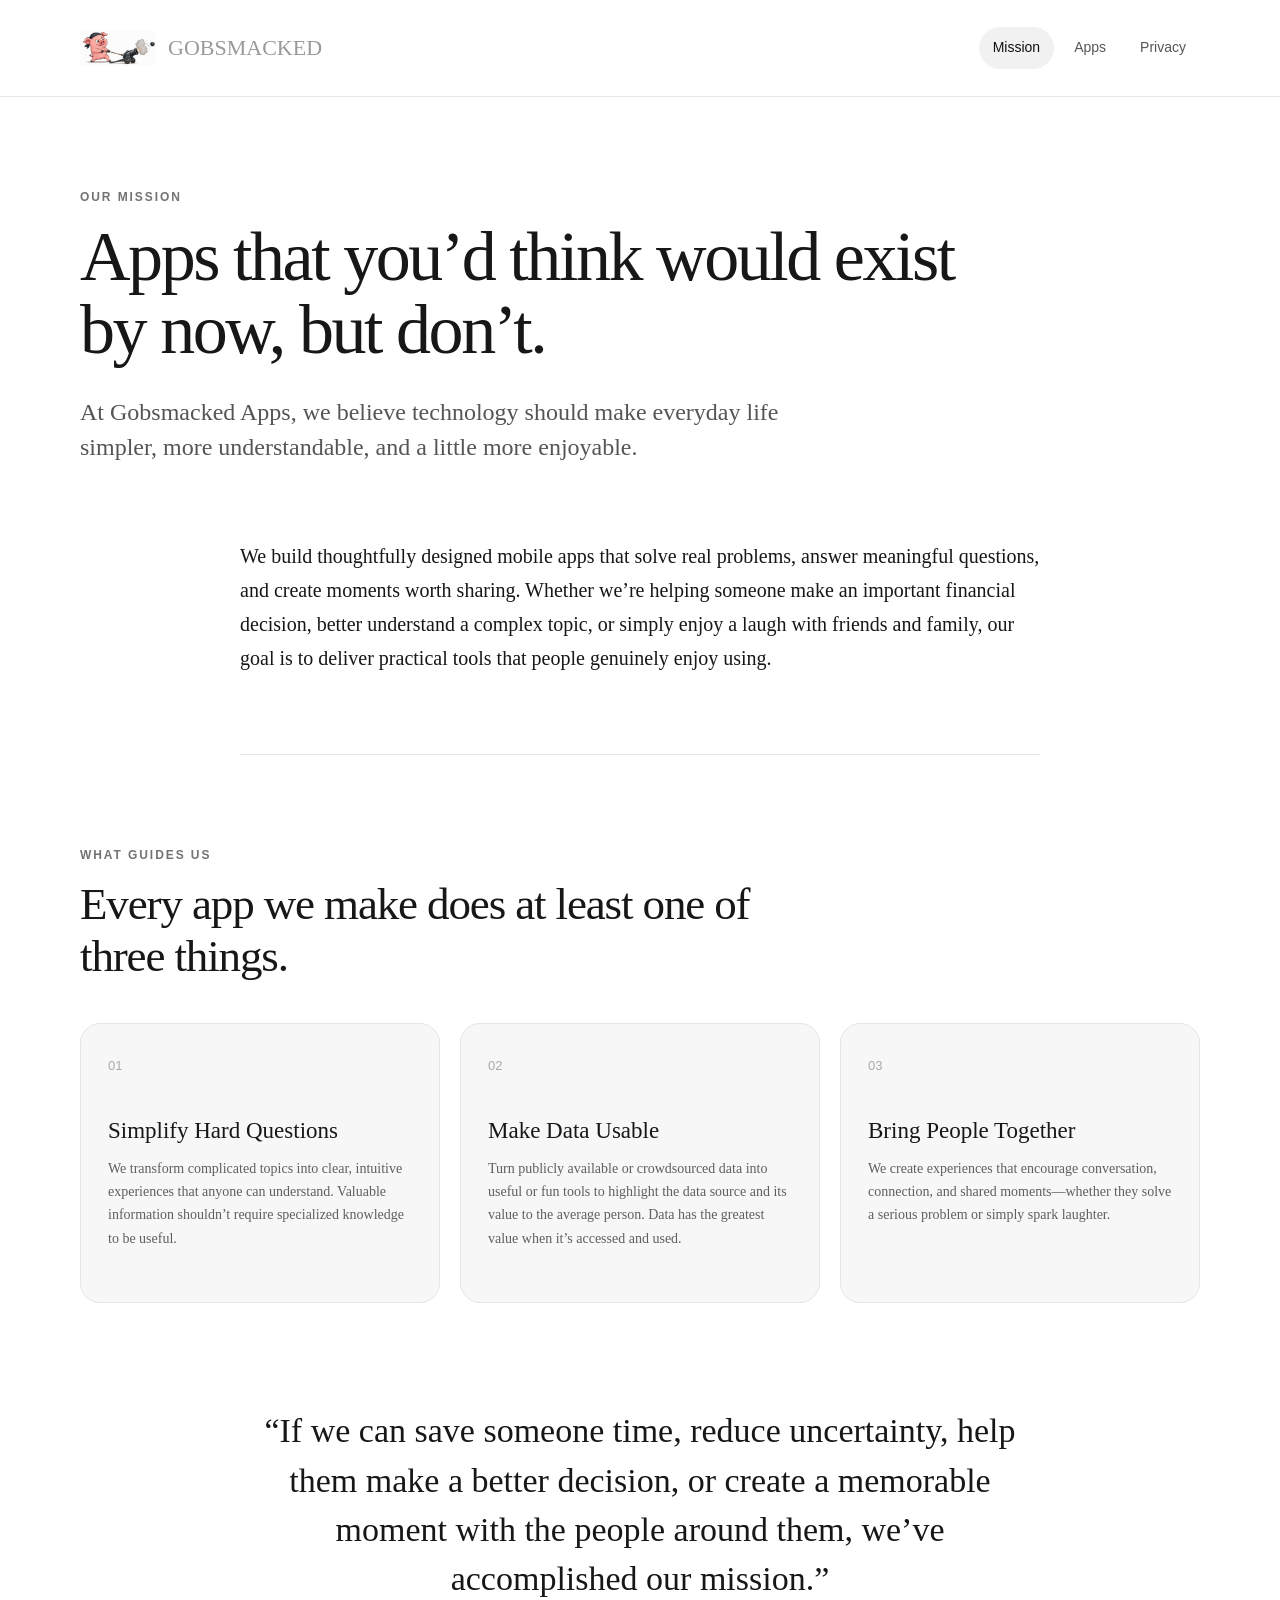
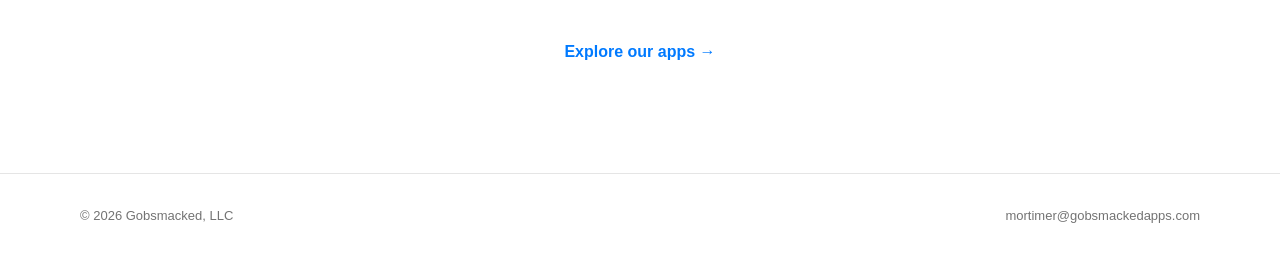
<file: index.html>
<!DOCTYPE html>
<html lang="en">
  <head>
    <meta charset="utf-8">
    <meta name="viewport" content="width=device-width, initial-scale=1">
    <meta name="description" content="Gobsmacked Apps builds thoughtful mobile apps that make everyday life simpler, clearer, and more enjoyable.">
    <title>Our Mission | Gobsmacked Apps</title>
    <link rel="stylesheet" href="styles.css?v=20260813-6">
  </head>
  <body>
    <header class="site-header">
      <div class="site-header-inner">
        <a class="brand" href="./index.html" aria-label="Gobsmacked Apps home">
          <img src="other-images/logo.png" class="brand-logo" alt="">
          <span>GOBSMACKED</span>
        </a>
        <nav class="site-nav" aria-label="Main navigation">
          <a href="./index.html" aria-current="page">Mission</a>
          <a href="./apps/index.html">Apps</a>
          <a href="./privacy/index.html">Privacy</a>
        </nav>
      </div>
    </header>

    <main>
      <section class="mission-hero page-shell">
        <p class="eyebrow">OUR MISSION</p>
        <h1>Apps that you’d think would exist by now, but don’t.</h1>
        <p class="hero-copy">At Gobsmacked Apps, we believe technology should make everyday life simpler, more understandable, and a little more enjoyable.</p>
      </section>

      <section class="mission-intro page-shell narrow-shell">
        <p>We build thoughtfully designed mobile apps that solve real problems, answer meaningful questions, and create moments worth sharing. Whether we’re helping someone make an important financial decision, better understand a complex topic, or simply enjoy a laugh with friends and family, our goal is to deliver practical tools that people genuinely enjoy using.</p>
      </section>

      <section class="principles-section page-shell" aria-labelledby="principles-title">
        <div class="section-heading">
          <p class="eyebrow">WHAT GUIDES US</p>
          <h2 id="principles-title">Every app we make does at least one of three things.</h2>
        </div>

        <div class="principles-grid">
          <article class="principle-card">
            <span class="principle-number">01</span>
            <h3>Simplify Hard Questions</h3>
            <p>We transform complicated topics into clear, intuitive experiences that anyone can understand. Valuable information shouldn’t require specialized knowledge to be useful.</p>
          </article>
          <article class="principle-card">
            <span class="principle-number">02</span>
            <h3>Make Data Usable</h3>
            <p>Turn publicly available or crowdsourced data into useful or fun tools to highlight the data source and its value to the average person. Data has the greatest value when it’s accessed and used.</p>
          </article>
          <article class="principle-card">
            <span class="principle-number">03</span>
            <h3>Bring People Together</h3>
            <p>We create experiences that encourage conversation, connection, and shared moments—whether they solve a serious problem or simply spark laughter.</p>
          </article>
        </div>
      </section>

      <section class="mission-closing page-shell narrow-shell">
        <blockquote>“If we can save someone time, reduce uncertainty, help them make a better decision, or create a memorable moment with the people around them, we’ve accomplished our mission.”</blockquote>
        <a class="text-link" href="./apps/index.html#collection">Explore our apps <span aria-hidden="true">→</span></a>
      </section>
    </main>

    <footer class="site-footer">
      <div class="page-shell footer-inner">
        <p>© 2026 Gobsmacked, LLC</p>
        <a href="mailto:mortimer@gobsmackedapps.com">mortimer@gobsmackedapps.com</a>
      </div>
    </footer>
  </body>
</html>
</file>
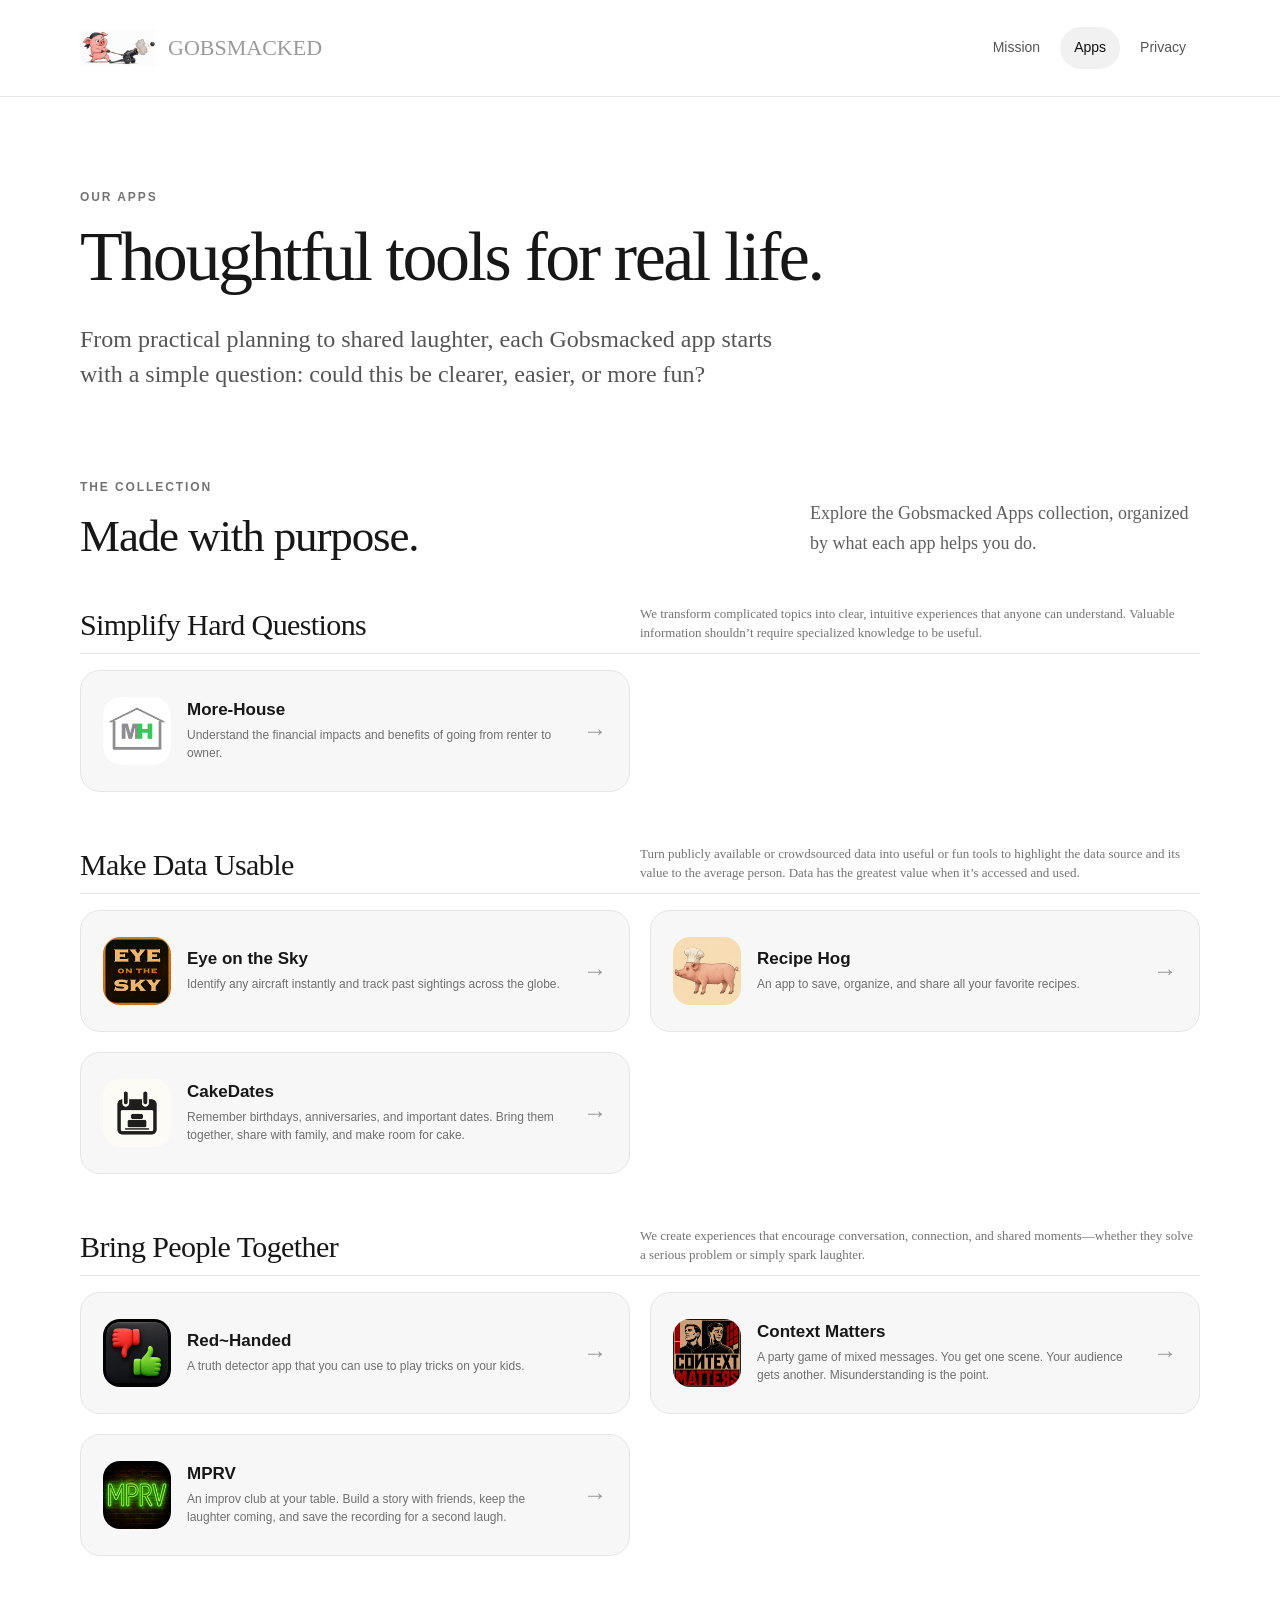
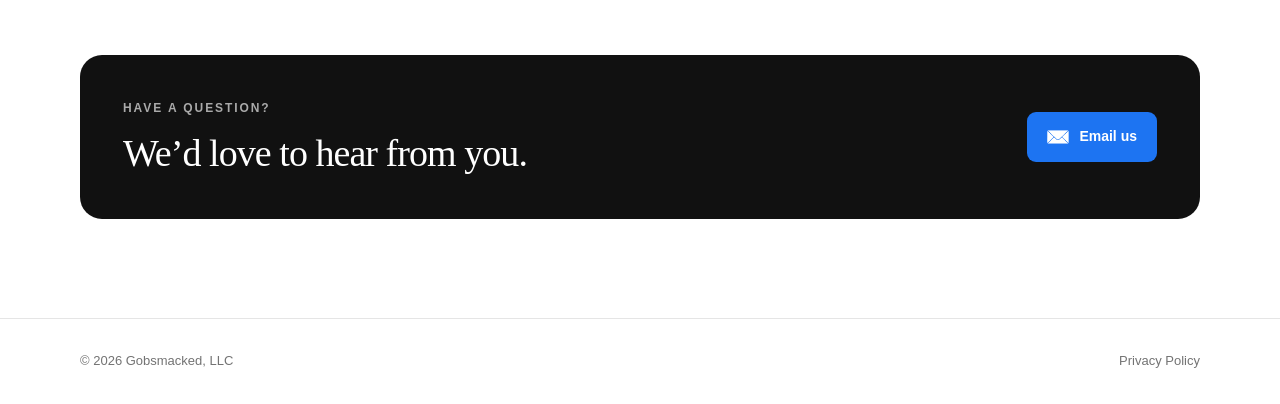
<file: apps/index.html>
<!DOCTYPE html>
<html lang="en">
  <head>
    <meta charset="utf-8">
    <meta name="viewport" content="width=device-width, initial-scale=1">
    <meta name="description" content="Explore mobile apps from Gobsmacked Apps.">
    <title>Our Apps | Gobsmacked Apps</title>
    <link rel="stylesheet" href="../styles.css?v=20260813-7">
  </head>
  <body>
    <header class="site-header">
      <div class="site-header-inner">
        <a class="brand" href="../index.html" aria-label="Gobsmacked Apps home">
          <img src="../other-images/logo.png" class="brand-logo" alt="">
          <span>GOBSMACKED</span>
        </a>
        <nav class="site-nav" aria-label="Main navigation">
          <a href="../index.html">Mission</a>
          <a href="./index.html" aria-current="page">Apps</a>
          <a href="../privacy/index.html">Privacy</a>
        </nav>
      </div>
    </header>

    <main>
      <section class="page-hero page-shell">
        <p class="eyebrow">OUR APPS</p>
        <h1>Thoughtful tools for real life.</h1>
        <p class="hero-copy">From practical planning to shared laughter, each Gobsmacked app starts with a simple question: could this be clearer, easier, or more fun?</p>
      </section>

      <section class="catalog-section page-shell" aria-labelledby="catalog-title">
        <div class="section-heading catalog-heading" id="collection">
          <div>
            <p class="eyebrow">THE COLLECTION</p>
            <h2 id="catalog-title">Made with purpose.</h2>
          </div>
          <p>Explore the Gobsmacked Apps collection, organized by what each app helps you do.</p>
        </div>
        <div class="app-category-list" id="apps-grid" aria-live="polite">
          <p class="catalog-loading">Loading the collection…</p>
        </div>
        <noscript><p class="catalog-error">JavaScript is required to load the app collection.</p></noscript>
      </section>

      <section class="contact-strip page-shell">
        <div>
          <p class="eyebrow">HAVE A QUESTION?</p>
          <h2>We’d love to hear from you.</h2>
        </div>
        <a class="contact-button" href="mailto:mortimer@gobsmackedapps.com">
          <img src="../other-images/mail.png" alt="">
          Email us
        </a>
      </section>
    </main>

    <footer class="site-footer">
      <div class="page-shell footer-inner">
        <p>© 2026 Gobsmacked, LLC</p>
        <a href="../privacy/index.html">Privacy Policy</a>
      </div>
    </footer>
    <script src="../script.js?v=20260824-2"></script>
  </body>
</html>
</file>
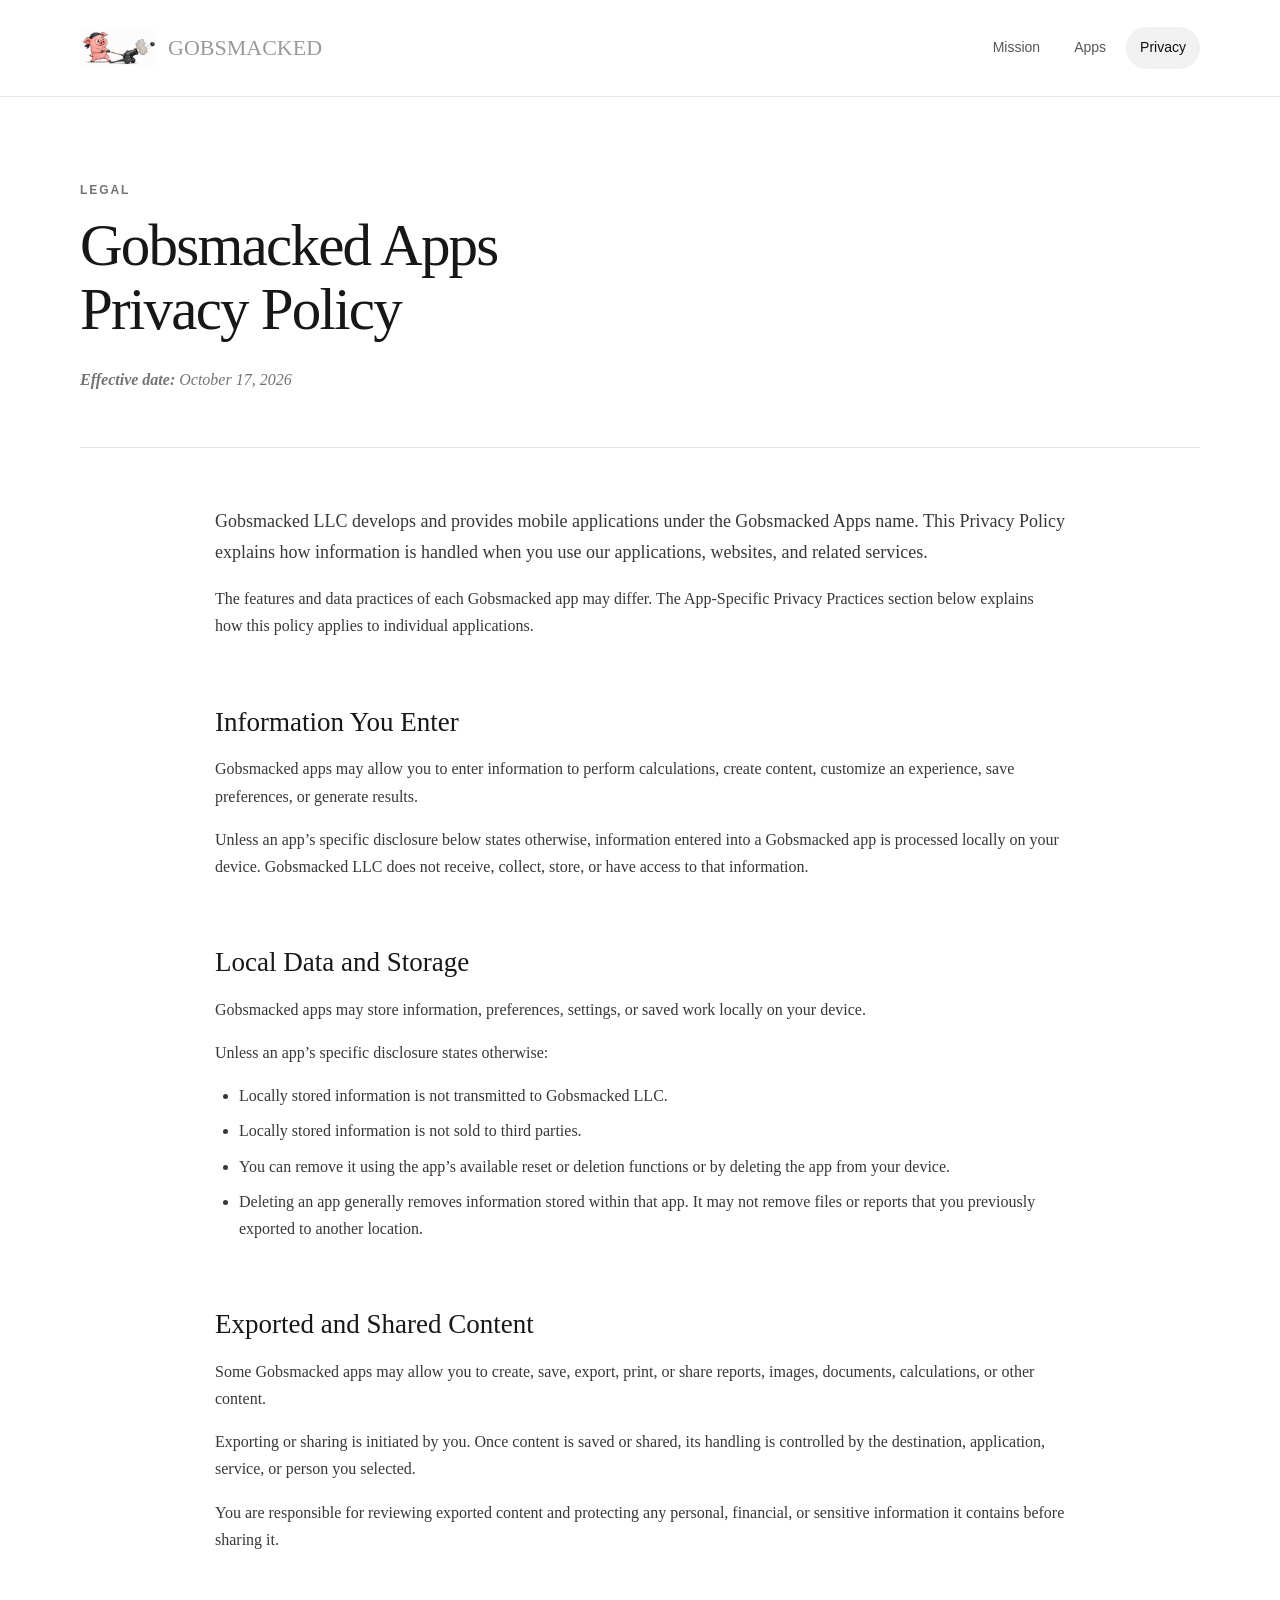
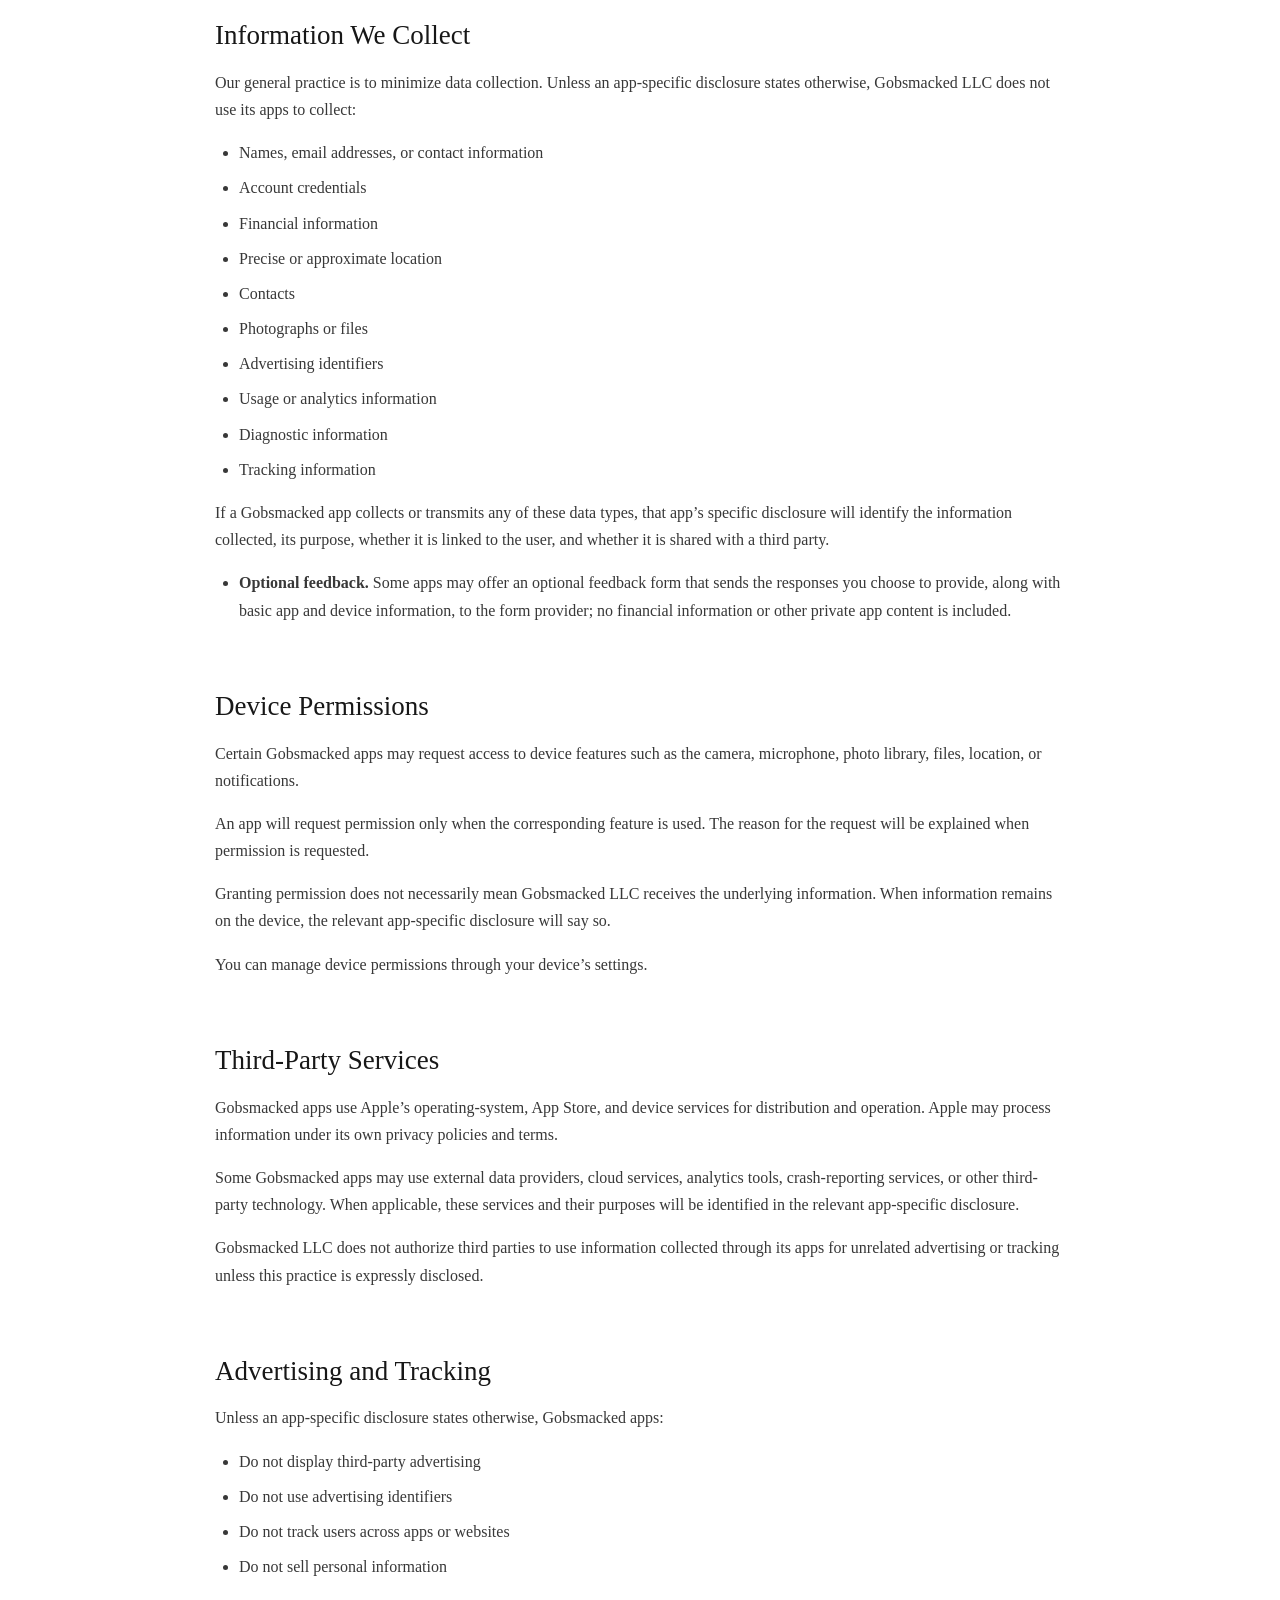
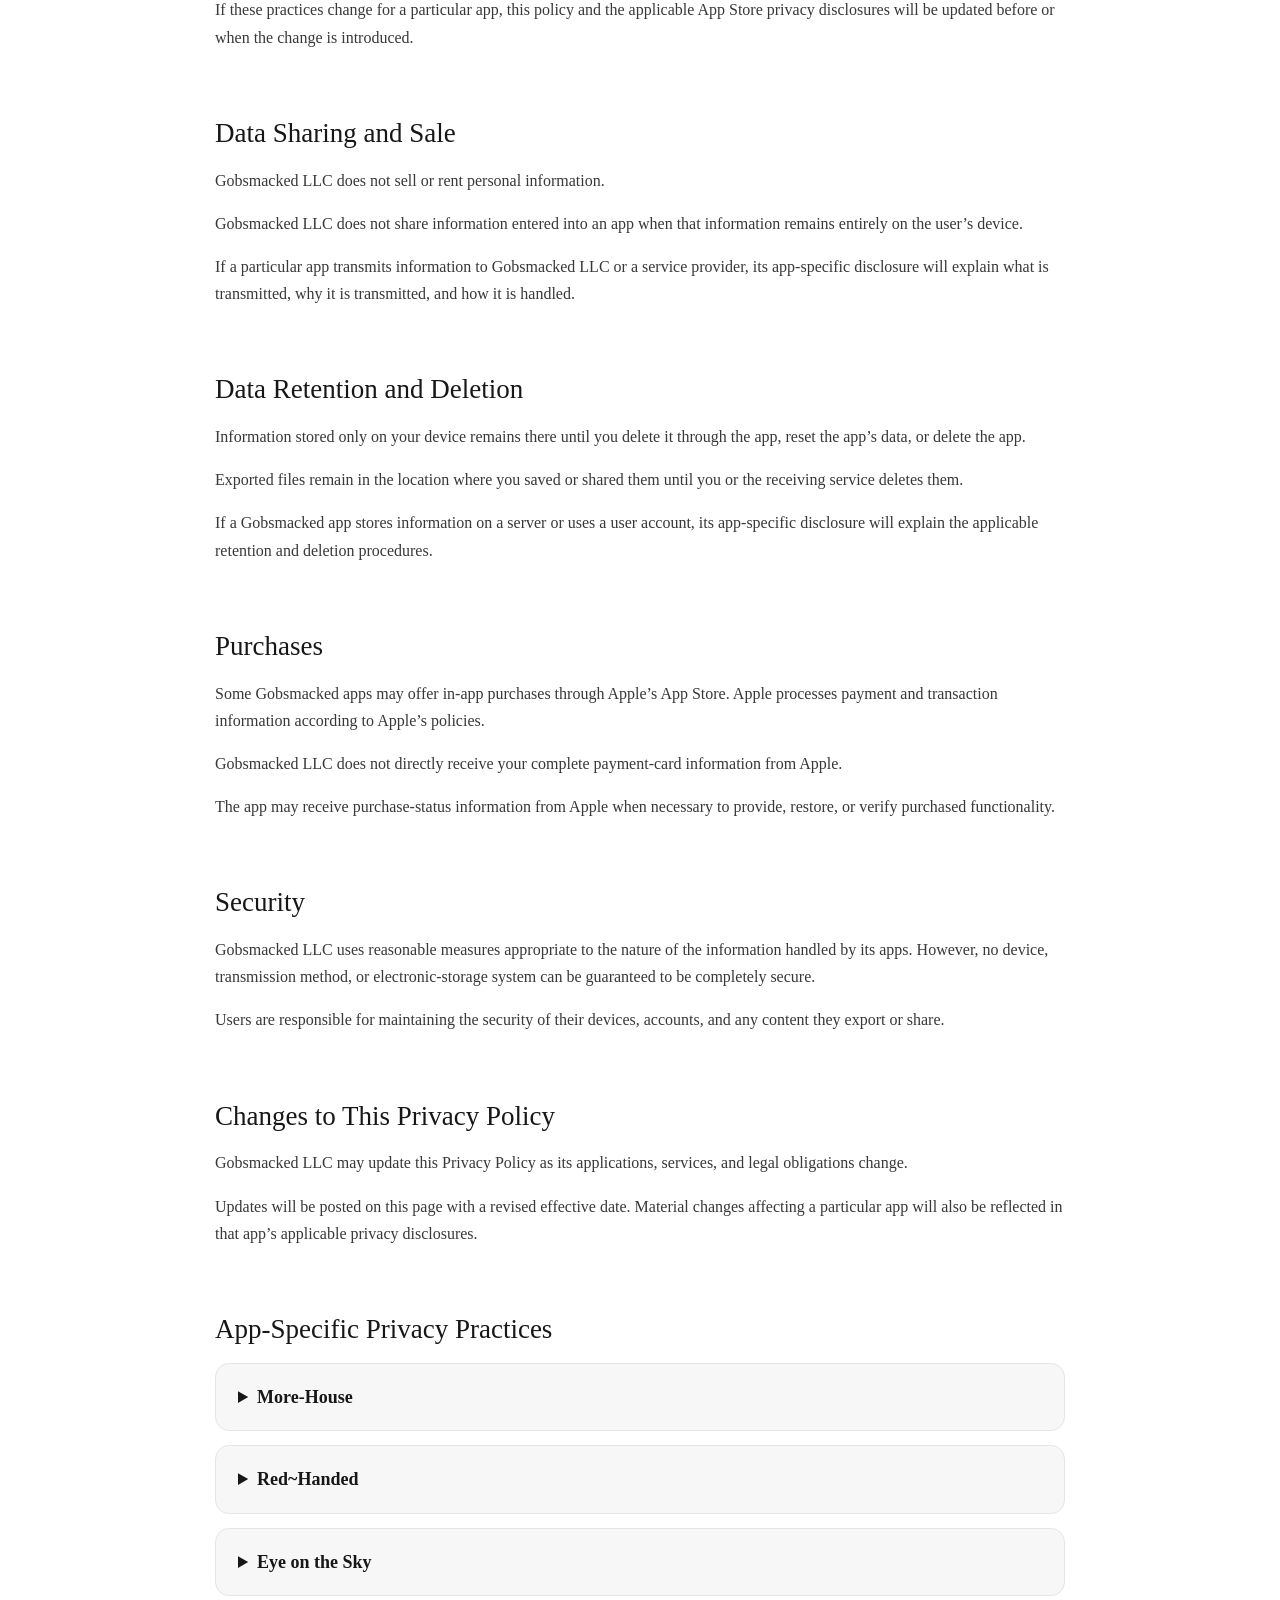
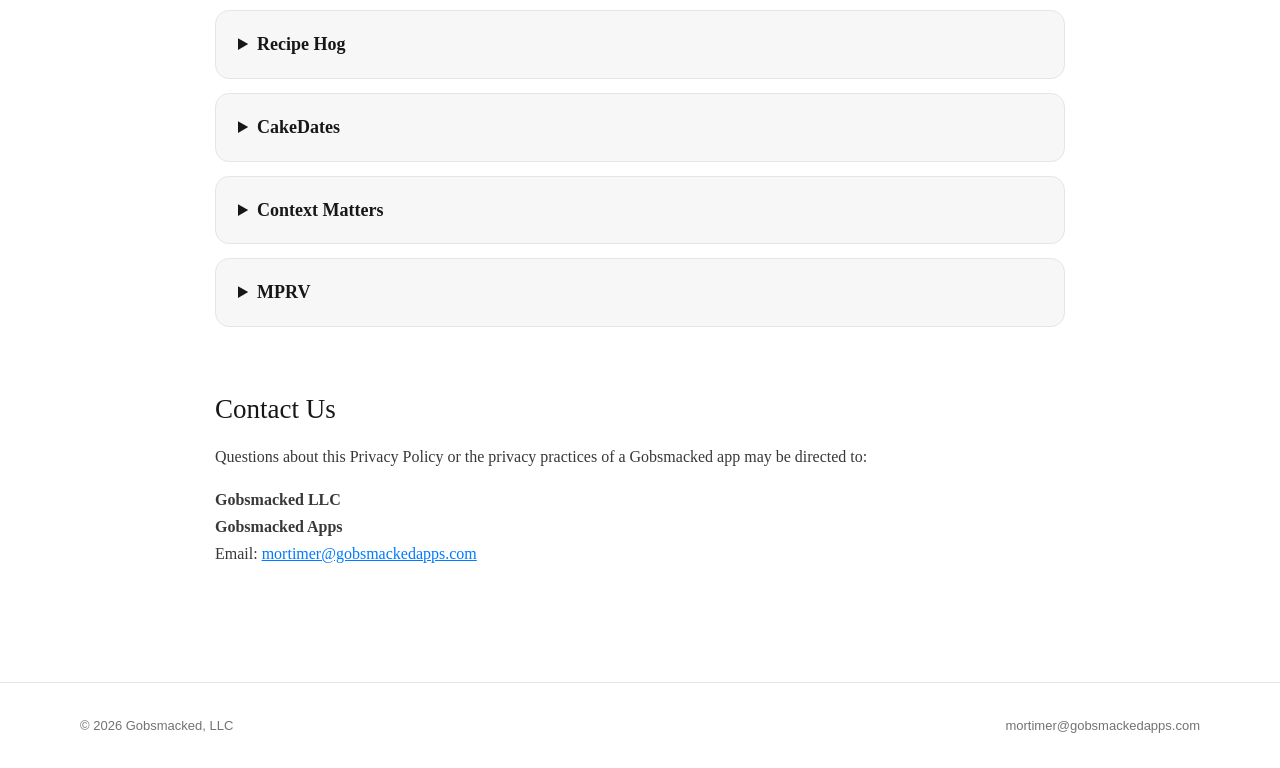
<file: privacy/index.html>
<!DOCTYPE html>
<html lang="en">
  <head>
    <meta charset="utf-8">
    <meta name="viewport" content="width=device-width, initial-scale=1">
    <meta name="description" content="Privacy policy for Gobsmacked Apps and its mobile applications.">
    <title>Privacy Policy | Gobsmacked Apps</title>
    <link rel="stylesheet" href="../styles.css?v=20260813-6">
  </head>
  <body>
    <header class="site-header">
      <div class="site-header-inner">
        <a class="brand" href="../index.html" aria-label="Gobsmacked Apps home">
          <img src="../other-images/logo.png" class="brand-logo" alt="">
          <span>GOBSMACKED</span>
        </a>
        <nav class="site-nav" aria-label="Main navigation">
          <a href="../index.html">Mission</a>
          <a href="../apps/index.html">Apps</a>
          <a href="./index.html" aria-current="page">Privacy</a>
        </nav>
      </div>
    </header>

    <main>
      <section class="policy-hero page-shell">
        <p class="eyebrow">LEGAL</p>
        <h1>Gobsmacked Apps<br>Privacy Policy</h1>
        <p class="policy-date"><strong>Effective date:</strong> October 17, 2026</p>
      </section>

      <article class="policy-content">
        <p>Gobsmacked LLC develops and provides mobile applications under the Gobsmacked Apps name. This Privacy Policy explains how information is handled when you use our applications, websites, and related services.</p>
        <p>The features and data practices of each Gobsmacked app may differ. The App-Specific Privacy Practices section below explains how this policy applies to individual applications.</p>

        <h2>Information You Enter</h2>
        <p>Gobsmacked apps may allow you to enter information to perform calculations, create content, customize an experience, save preferences, or generate results.</p>
        <p>Unless an app’s specific disclosure below states otherwise, information entered into a Gobsmacked app is processed locally on your device. Gobsmacked LLC does not receive, collect, store, or have access to that information.</p>

        <h2>Local Data and Storage</h2>
        <p>Gobsmacked apps may store information, preferences, settings, or saved work locally on your device.</p>
        <p>Unless an app’s specific disclosure states otherwise:</p>
        <ul>
          <li>Locally stored information is not transmitted to Gobsmacked LLC.</li>
          <li>Locally stored information is not sold to third parties.</li>
          <li>You can remove it using the app’s available reset or deletion functions or by deleting the app from your device.</li>
          <li>Deleting an app generally removes information stored within that app. It may not remove files or reports that you previously exported to another location.</li>
        </ul>

        <h2>Exported and Shared Content</h2>
        <p>Some Gobsmacked apps may allow you to create, save, export, print, or share reports, images, documents, calculations, or other content.</p>
        <p>Exporting or sharing is initiated by you. Once content is saved or shared, its handling is controlled by the destination, application, service, or person you selected.</p>
        <p>You are responsible for reviewing exported content and protecting any personal, financial, or sensitive information it contains before sharing it.</p>

        <h2>Information We Collect</h2>
        <p>Our general practice is to minimize data collection. Unless an app-specific disclosure states otherwise, Gobsmacked LLC does not use its apps to collect:</p>
        <ul>
          <li>Names, email addresses, or contact information</li>
          <li>Account credentials</li>
          <li>Financial information</li>
          <li>Precise or approximate location</li>
          <li>Contacts</li>
          <li>Photographs or files</li>
          <li>Advertising identifiers</li>
          <li>Usage or analytics information</li>
          <li>Diagnostic information</li>
          <li>Tracking information</li>
        </ul>
        <p>If a Gobsmacked app collects or transmits any of these data types, that app’s specific disclosure will identify the information collected, its purpose, whether it is linked to the user, and whether it is shared with a third party.</p>
        <ul>
          <li><strong>Optional feedback.</strong> Some apps may offer an optional feedback form that sends the responses you choose to provide, along with basic app and device information, to the form provider; no financial information or other private app content is included.</li>
        </ul>

        <h2>Device Permissions</h2>
        <p>Certain Gobsmacked apps may request access to device features such as the camera, microphone, photo library, files, location, or notifications.</p>
        <p>An app will request permission only when the corresponding feature is used. The reason for the request will be explained when permission is requested.</p>
        <p>Granting permission does not necessarily mean Gobsmacked LLC receives the underlying information. When information remains on the device, the relevant app-specific disclosure will say so.</p>
        <p>You can manage device permissions through your device’s settings.</p>

        <h2>Third-Party Services</h2>
        <p>Gobsmacked apps use Apple’s operating-system, App Store, and device services for distribution and operation. Apple may process information under its own privacy policies and terms.</p>
        <p>Some Gobsmacked apps may use external data providers, cloud services, analytics tools, crash-reporting services, or other third-party technology. When applicable, these services and their purposes will be identified in the relevant app-specific disclosure.</p>
        <p>Gobsmacked LLC does not authorize third parties to use information collected through its apps for unrelated advertising or tracking unless this practice is expressly disclosed.</p>

        <h2>Advertising and Tracking</h2>
        <p>Unless an app-specific disclosure states otherwise, Gobsmacked apps:</p>
        <ul>
          <li>Do not display third-party advertising</li>
          <li>Do not use advertising identifiers</li>
          <li>Do not track users across apps or websites</li>
          <li>Do not sell personal information</li>
        </ul>
        <p>If these practices change for a particular app, this policy and the applicable App Store privacy disclosures will be updated before or when the change is introduced.</p>

        <h2>Data Sharing and Sale</h2>
        <p>Gobsmacked LLC does not sell or rent personal information.</p>
        <p>Gobsmacked LLC does not share information entered into an app when that information remains entirely on the user’s device.</p>
        <p>If a particular app transmits information to Gobsmacked LLC or a service provider, its app-specific disclosure will explain what is transmitted, why it is transmitted, and how it is handled.</p>

        <h2>Data Retention and Deletion</h2>
        <p>Information stored only on your device remains there until you delete it through the app, reset the app’s data, or delete the app.</p>
        <p>Exported files remain in the location where you saved or shared them until you or the receiving service deletes them.</p>
        <p>If a Gobsmacked app stores information on a server or uses a user account, its app-specific disclosure will explain the applicable retention and deletion procedures.</p>

        <h2>Purchases</h2>
        <p>Some Gobsmacked apps may offer in-app purchases through Apple’s App Store. Apple processes payment and transaction information according to Apple’s policies.</p>
        <p>Gobsmacked LLC does not directly receive your complete payment-card information from Apple.</p>
        <p>The app may receive purchase-status information from Apple when necessary to provide, restore, or verify purchased functionality.</p>

        <h2>Security</h2>
        <p>Gobsmacked LLC uses reasonable measures appropriate to the nature of the information handled by its apps. However, no device, transmission method, or electronic-storage system can be guaranteed to be completely secure.</p>
        <p>Users are responsible for maintaining the security of their devices, accounts, and any content they export or share.</p>

        <h2>Changes to This Privacy Policy</h2>
        <p>Gobsmacked LLC may update this Privacy Policy as its applications, services, and legal obligations change.</p>
        <p>Updates will be posted on this page with a revised effective date. Material changes affecting a particular app will also be reflected in that app’s applicable privacy disclosures.</p>

        <h2>App-Specific Privacy Practices</h2>
        <details>
          <summary>More-House</summary>
          <p>More-House is an educational home-buying planning application.</p>
          <p>Users may enter income, rent, savings, mortgage assumptions, property expenses, tax information, household expenses, and other financial estimates. This information is used to perform calculations and generate results within the app.</p>
          <p>More-House is an educational planning tool and does not provide tax, legal, lending, insurance, investment, appraisal, or real-estate advice.</p>
        </details>

        <details>
          <summary>Red~Handed</summary>
          <p>Red~Handed is an entertainment application that uses the device’s camera to capture test photos and videos that may include a subject’s face. The app processes the location of the face only to add visual effects. Red~Handed does not create or collect faceprints, biometric identifiers, facial-recognition templates, identity profiles, or data used to identify or authenticate a person.</p>
          <p>All photos, videos, and face processing remain on the user’s iPhone or iPad. This information is not uploaded to Gobsmacked LLC, stored on developer-controlled servers, used for advertising or tracking, or disclosed to third parties.</p>
          <p>Red~Handed retains test photos and videos locally on the user’s device for as long as the user chooses to keep them. Temporary face-location information is used only to position visual effects and is not separately retained.</p>
          <p>The user controls the collection and use of face data. Camera access can be denied when requested or revoked at any time in iOS or iPadOS Settings by opening Red~Handed’s permissions and disabling Camera access. Revoking Camera access prevents the app from capturing new test photos or videos.</p>
          <p>The user controls deletion of locally stored face data. Individual tests can be deleted from Previous Tests, all locally stored test history, photos, verdict images, and videos can be deleted using Settings &gt; Clear All Data, and all information stored within the app can be removed by deleting the app and its data from the device.</p>
          <p>Red~Handed does not share face data with third parties. A photo or video leaves the app only when the user deliberately chooses to save or share it using Apple’s system controls. Content saved or shared at the user’s direction is handled by the destination selected by the user and must be deleted from that destination by the user.</p>
        </details>

        <details>
          <summary>Eye on the Sky</summary>
          <p>Eye on the Sky is an aircraft identification application.</p>
          <p>Flight identification history, observations, and preferences are stored locally on the user’s device. The app does not require accounts or personal information, and Gobsmacked Apps does not maintain a centralized user database. The app retrieves publicly available flight data from third-party aviation providers solely for aircraft identification.</p>
          <p>Any future analytics would be limited to anonymous, aggregated usage data used solely to improve app performance and reliability.</p>
        </details>

        <details>
          <summary>Recipe Hog</summary>
          <p>Recipe Hog stores recipes, color-coded tags, private ratings, reminder choices, appearance settings, and other preferences locally. When iCloud is available and enabled, the library also synchronizes through the user’s private Apple CloudKit database. Gobsmacked LLC does not operate a Recipe Hog account or profile database and cannot access users’ private CloudKit contents. Deleting local app data does not necessarily delete copies in iCloud or files exported elsewhere.</p>
          <p>Recipe Hog does not integrate advertising or third-party analytics SDKs and does not access location, contacts, or the microphone. External webpages used during recipe import may load images, cookies, and other resources from the selected site or additional hosts under those providers’ own policies and may receive ordinary connection information such as the user’s IP address.</p>
          <p>Recipe Hog contacts Gobsmacked-hosted services to retrieve its random-recipe URL feed, including a startup prefetch, and to load app-catalog information and images for its About screen. These requests disclose ordinary connection information to the hosting provider but do not upload the user’s saved recipe library.</p>
          <p>Printed and photographed recipe text is recognized locally with Apple Vision. On supported devices, the ingredient multiplier may use Apple’s on-device language model. Recipe Hog does not send saved recipes to a developer-operated AI service. Camera, Photos, Files, notifications, sharing, and printing are used only when the user invokes the corresponding feature.</p>
          <p>When the user exports, prints, or shares a recipe, the selected content is sent to the destination the user chooses. Recipe-sharing links encode recipe information in the link itself, so anyone with the link may be able to read it. Copies outside Recipe Hog must be deleted separately from their destination.</p>
          <p>Hog Heaven is an annually renewing subscription handled through Apple StoreKit and the App Store. Recipe Hog receives verified Apple transaction and subscription information needed to grant, restore, and verify access; Gobsmacked LLC does not receive the user’s complete payment-card details. The initial 2-month (60-day) complimentary period does not start a subscription or automatically bill the user.</p>
        </details>

        <details id="cake-dates">
          <summary>CakeDates</summary>
          <h3>Saved information and iCloud</h3>
          <p>CakeDates stores saved names, dates, occasion types, notes, preferences, and duplicate-review decisions. A local copy supports use between sessions. When iCloud is available, lists synchronize through Apple CloudKit and preferences through Apple’s iCloud key-value service. Gobsmacked does not operate a separate CakeDates account system or receive your private date collection through its own server.</p>
          <h3>Shared lists</h3>
          <p>Accepting a collaboration invitation merges your existing dates and notes into the shared list. Its owner and invited collaborators can read, add, edit, and delete records. The owner controls membership. Removing access stops future updates but cannot recall previously viewed, copied, or exported information.</p>
          <h3>Contacts and Calendar</h3>
          <p>CakeDates accesses Contacts or Calendar only when you choose an import action and grant permission. Proposed dates require review before saving. The app does not modify or continuously monitor source contacts or events. Permissions can be changed in device Settings.</p>
          <h3>Dictation and notifications</h3>
          <p>Dictation uses Apple’s speech-recognition services and may send audio to Apple. CakeDates does not retain recordings. Notifications are scheduled on your device and may display names and occasions on the lock screen. Manage notification permissions and previews in device Settings.</p>
          <h3>Website content and sharing</h3>
          <p>The About catalog loads public content and images from Gobsmacked’s website, exposing ordinary connection information but not saved dates or notes. Links, messages, emails, and exports you choose are handled by the destination app or service under its privacy practices.</p>
          <h3>Retention and deletion</h3>
          <p>Saved records remain until deleted. Deleting an active date removes it from the shared list after synchronization. Personal-list recovery copies, exports, and backups may remain. Uninstalling CakeDates does not erase iCloud data. Use Data Management for available deletion controls and Sync &amp; Collaboration to manage sharing access.</p>
        </details>

        <details id="context-matters">
          <summary>Context Matters</summary>
          <p>Context Matters is designed to keep your game private. No account is required, and the app contains no advertising, analytics, or tracking.</p>
          <p>Microphone access is optional. With your permission, the app measures audience sound levels during gameplay to display a reaction score. Audio is processed live on your device. It is not recorded, saved, transcribed, or uploaded. The app does not understand what anyone says, and you can play without microphone access.</p>
          <p>The app stores a small preference on your device to remember whether you have seen the microphone explanation. Reaction readings are temporary and are cleared when the round resets or the app closes.</p>
          <p>The About page connects to the Gobsmacked website to download the app catalog and images. These requests do not include microphone audio, reaction scores, or game prompts. The website receives ordinary connection information needed to deliver that content. Links to websites or the App Store open services governed by their own privacy policies.</p>
          <p>You can change microphone permission at any time in your device’s Settings.</p>
        </details>

        <details id="mprv">
          <summary>MPRV</summary>
          <h3>Your stories. Your recordings. Your choice.</h3>
          <p>MPRV uses your microphone to record improv sessions and detect pauses during play. Recordings let you listen back afterward—because it’s funnier in hindsight almost every time. Make sure everyone agrees before recording or sharing a session.</p>
          <p>Your saved recordings and game history stay in the app on your device. MPRV does not upload them to Gobsmacked or provide cloud sync. Your device backups may include app data, depending on your Apple settings.</p>
          <p>Mandatory Word and Outburst use Apple speech recognition to check spoken words. Processing happens on your device when supported; otherwise, audio may be sent to Apple for recognition under Apple’s policies. Recognized speech is not saved as a transcript in your game history.</p>
          <p>You choose which sessions to save, delete, or share. Sharing sends an audio copy through the app or service you select. Deleting a session from MPRV does not remove copies you’ve shared or copies in device backups.</p>
          <p>Opening About Gobsmacked Apps loads online content and images. Those services receive ordinary connection information, such as your IP address, but do not receive your recordings or game history through that feature.</p>
        </details>

        <h2>Contact Us</h2>
        <p>Questions about this Privacy Policy or the privacy practices of a Gobsmacked app may be directed to:</p>
        <p><strong>Gobsmacked LLC<br>Gobsmacked Apps</strong><br>Email: <a href="mailto:mortimer@gobsmackedapps.com">mortimer@gobsmackedapps.com</a></p>

        
      </article>
    </main>

    <footer class="site-footer">
      <div class="page-shell footer-inner">
        <p>© 2026 Gobsmacked, LLC</p>
        <a href="mailto:mortimer@gobsmackedapps.com">mortimer@gobsmackedapps.com</a>
      </div>
    </footer>
  </body>
</html>
</file>
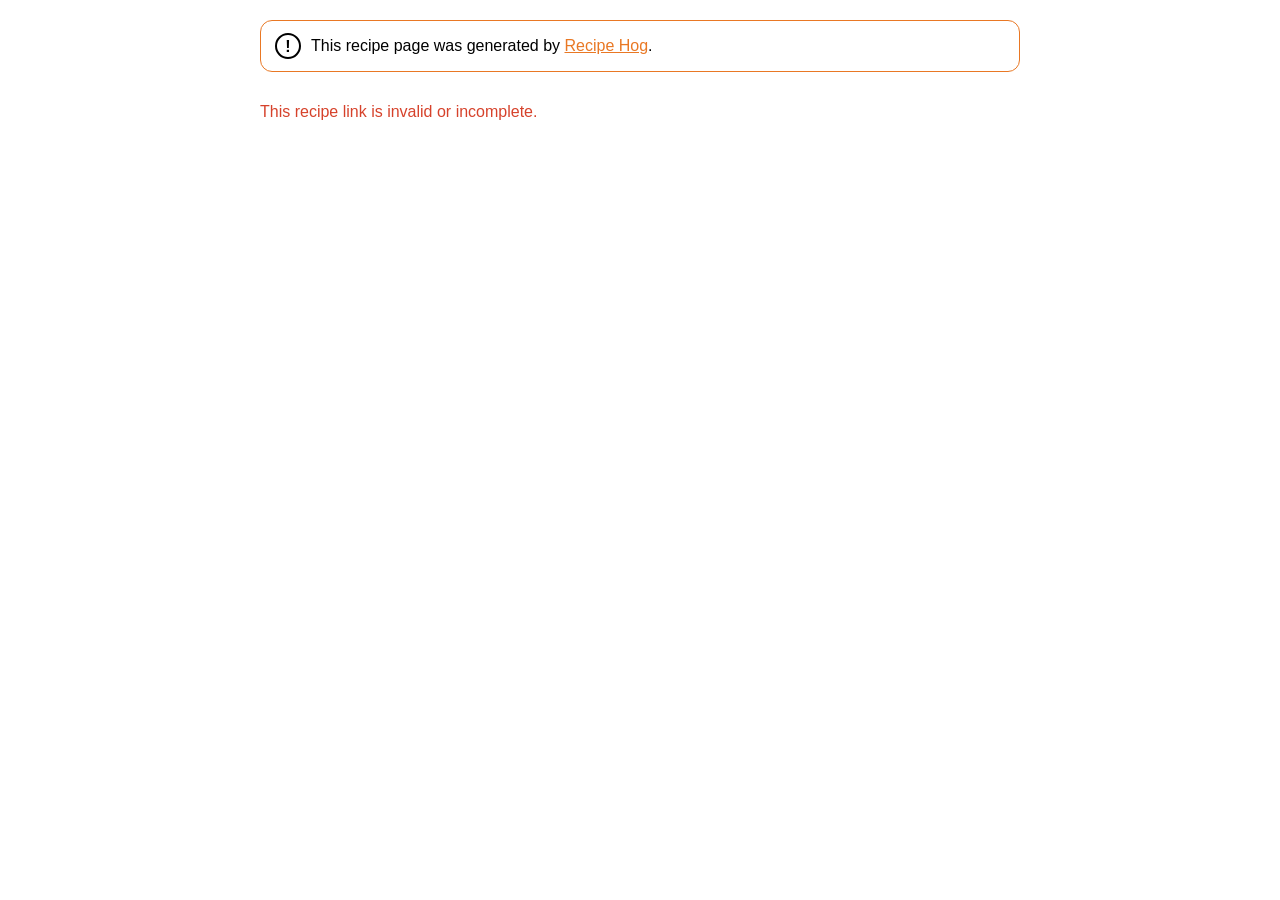
<file: rh-recipe/index.html>
<!doctype html>
<html lang="en">
<head>
  <meta charset="utf-8">
  <meta name="viewport" content="width=device-width, initial-scale=1">
  <meta http-equiv="Content-Security-Policy" content="default-src 'none'; img-src blob:; style-src 'unsafe-inline'; script-src 'unsafe-inline'; base-uri 'none'; form-action 'none'">
  <title>Recipe Hog Recipe</title>
  <style>
    :root { color-scheme: light dark; font-family: -apple-system, BlinkMacSystemFont, sans-serif; }
    body { max-width: 760px; margin: 0 auto; padding: 20px; line-height: 1.45; }
    .notice { display: flex; gap: 10px; align-items: center; padding: 12px 14px; border: 1px solid #e97824; border-radius: 12px; }
    .notice-icon { display: grid; flex: 0 0 22px; width: 22px; height: 22px; place-items: center; border: 2px solid currentColor; border-radius: 50%; font-weight: 700; }
    a { color: #e97824; }
    h1 { margin-bottom: 6px; }
    h2 { margin-top: 28px; color: #e97824; }
    #recipe-image { display: none; width: 100%; max-height: 440px; margin-top: 20px; border-radius: 16px; object-fit: cover; }
    .lines { white-space: pre-wrap; }
    .source { margin-top: 32px; font-size: .85rem; opacity: .7; }
    .error { margin-top: 28px; color: #d6422b; }
  </style>
</head>
<body>
  <div class="notice">
    <span class="notice-icon" aria-hidden="true">!</span>
    <span>This recipe page was generated by <a href="https://apps.apple.com/app/id6798717648">Recipe Hog</a>.</span>
  </div>

  <main id="recipe" hidden>
    <img id="recipe-image" alt="Recipe image">
    <h1 id="name"></h1>
    <div id="info" class="lines"></div>
    <section><h2>Ingredients</h2><div id="ingredients" class="lines"></div></section>
    <section><h2>Instructions</h2><div id="instructions" class="lines"></div></section>
    <section id="notes-section"><h2>Notes</h2><div id="notes" class="lines"></div></section>
    <div class="source">Source: <span id="source"></span></div>
  </main>
  <p id="error" class="error" hidden>This recipe link is invalid or incomplete.</p>

  <script>
    (async () => {
      const decodeBase16384 = (value) => {
        if (!/^[0-9a-d]/.test(value) || value.length > 500001) throw new Error('Invalid payload');
        const padding = parseInt(value[0], 16);
        const totalBits = (value.length - 1) * 14 - padding;
        if (totalBits < 0 || totalBits % 8 || (value.length === 1 && padding)) throw new Error('Invalid length');
        const bytes = [];
        let buffer = 0, bits = 0;
        for (let i = 1; i < value.length; i++) {
          const symbol = value.charCodeAt(i) - 0x4E00;
          if (symbol < 0 || symbol >= 16384) throw new Error('Invalid symbol');
          const last = i === value.length - 1;
          if (last && (symbol & ((1 << padding) - 1))) throw new Error('Invalid padding');
          const width = last ? 14 - padding : 14;
          buffer = (buffer << width) | (last ? symbol >> padding : symbol);
          bits += width;
          while (bits >= 8) {
            bits -= 8;
            bytes.push(buffer >> bits);
            buffer &= (1 << bits) - 1;
          }
        }
        return Uint8Array.from(bytes);
      };
      const decodeBase32768 = (value) => {
        if (!/^[0-9a-e]/.test(value) || value.length > 500001) throw new Error('Invalid payload');
        const padding = parseInt(value[0], 16);
        const totalBits = (value.length - 1) * 15 - padding;
        if (totalBits < 0 || totalBits % 8 || (value.length === 1 && padding)) throw new Error('Invalid length');
        const bytes = [];
        let buffer = 0, bits = 0;
        for (let i = 1; i < value.length; i++) {
          const code = value.charCodeAt(i);
          const symbol = code >= 0x3400 && code <= 0x9FFF ? code - 0x3400
            : code >= 0xAC00 && code <= 0xBFFF ? code - 0xAC00 + 0x6C00 : -1;
          if (symbol < 0 || symbol >= 32768) throw new Error('Invalid symbol');
          const last = i === value.length - 1;
          if (last && (symbol & ((1 << padding) - 1))) throw new Error('Invalid padding');
          const width = last ? 15 - padding : 15;
          buffer = (buffer << width) | (last ? symbol >> padding : symbol);
          bits += width;
          while (bits >= 8) {
            bits -= 8;
            bytes.push(buffer >> bits);
            buffer &= (1 << bits) - 1;
          }
        }
        return Uint8Array.from(bytes);
      };
      // qntm/base32768, MIT. See BASE32768-LICENSE.txt.
      const stableSymbols = new Map();
      ['ҠҿԀԟڀڿݠޟ߀ߟကဟႠႿᄀᅟᆀᆟᇠሿበቿዠዿጠጿᎠᏟᐠᙟᚠᛟកសᠠᡟᣀᣟᦀᦟ᧠᧿ᨠᨿᯀᯟᰀᰟᴀᴟ⇠⇿⋀⋟⍀⏟␀␟─❟➀➿⠀⥿⦠⦿⨠⩟⪀⪿⫠⭟ⰀⰟⲀⳟⴀⴟⵀⵟ⺠⻟㇀㇟㐀䶟䷀龿ꀀꑿ꒠꒿ꔀꗿꙀꙟꚠꛟ꜀ꝟꞀꞟꡀꡟ', 'ƀƟɀʟ'].forEach((pairs, repertoire) => {
        let value = 0;
        for (let i = 0; i < pairs.length; i += 2) {
          for (let code = pairs.charCodeAt(i); code <= pairs.charCodeAt(i + 1); code++) {
            stableSymbols.set(code, [repertoire === 0 ? 15 : 7, value++]);
          }
        }
      });
      const decodeStableBase32768 = (text) => {
        if (text.length > 502000) throw new Error('Payload too large');
        const value = text.replace(/-/g, '');
        if (value.length > 500000) throw new Error('Payload too large');
        const bytes = [];
        let buffer = 0, bits = 0;
        for (let i = 0; i < value.length; i++) {
          const symbol = stableSymbols.get(value.charCodeAt(i));
          if (!symbol || (symbol[0] !== 15 && i !== value.length - 1)) throw new Error('Invalid symbol');
          buffer = (buffer << symbol[0]) | symbol[1];
          bits += symbol[0];
          while (bits >= 8) {
            bits -= 8;
            bytes.push(buffer >> bits);
            buffer &= (1 << bits) - 1;
          }
        }
        if (buffer !== (1 << bits) - 1) throw new Error('Invalid padding');
        return Uint8Array.from(bytes);
      };
      const inflateRaw = async (bytes) => {
        const reader = new Blob([bytes]).stream().pipeThrough(new DecompressionStream('deflate-raw')).getReader();
        const chunks = [];
        let size = 0;
        try {
          while (true) {
            const { value, done } = await reader.read();
            if (done) break;
            size += value.length;
            if (size > 1048576) {
              await reader.cancel();
              throw new Error('Recipe is too large');
            }
            chunks.push(value);
          }
        } finally { reader.releaseLock(); }
        const output = new Uint8Array(size);
        let offset = 0;
        for (const chunk of chunks) { output.set(chunk, offset); offset += chunk.length; }
        return output;
      };
      const decodeBase64URL = (value) => {
        const base64 = value.replace(/-/g, '+').replace(/_/g, '/')
          + '='.repeat((4 - value.length % 4) % 4);
        return Uint8Array.from(atob(base64), character => character.charCodeAt(0));
      };
      const decodeText = (value) => new TextDecoder().decode(decodeBase64URL(value));
      const setText = (id, value) => { document.getElementById(id).textContent = value || ''; };

      try {
        const fragment = decodeURIComponent(location.hash.slice(1));
        let metadata;
        let imageBytes;
        if (fragment.startsWith('6.')) {
          if (fragment.length > 1500000) throw new Error('Payload too large');
          const payload = fragment.slice(2).replace(/-/g, '');
          if (!/^[A-Za-z0-9+/]*$/.test(payload)) throw new Error('Invalid Base64 payload');
          const bytes = await inflateRaw(decodeBase64URL(payload));
          metadata = JSON.parse(new TextDecoder('utf-8', { fatal: true }).decode(bytes));
          if (metadata.v !== 2) throw new Error('Unsupported recipe link');
        } else if (fragment.startsWith('5.')) {
          const bytes = await inflateRaw(decodeStableBase32768(fragment.slice(2)));
          metadata = JSON.parse(new TextDecoder('utf-8', { fatal: true }).decode(bytes));
          if (metadata.v !== 2) throw new Error('Unsupported recipe link');
        } else if (fragment.startsWith('4.')) {
          const bytes = await inflateRaw(decodeBase32768(fragment.slice(2)));
          metadata = JSON.parse(new TextDecoder('utf-8', { fatal: true }).decode(bytes));
          if (metadata.v !== 2) throw new Error('Unsupported recipe link');
        } else if (fragment.startsWith('3.')) {
          metadata = JSON.parse(new TextDecoder('utf-8', { fatal: true }).decode(decodeBase16384(fragment.slice(2))));
          if (metadata.v !== 2) throw new Error('Unsupported recipe link');
        } else if (fragment && !fragment.includes('.')) {
          metadata = JSON.parse(decodeText(fragment));
          if (metadata.v !== 2) throw new Error('Unsupported recipe link');
        } else {
          // Accept the earlier image-bearing fragment and query formats.
          const payload = new URLSearchParams(location.search).get('recipe') || fragment;
          const parts = payload.split('.');
          if (parts.length !== 3 || parts[0] !== '1') throw new Error('Unsupported recipe link');
          metadata = JSON.parse(decodeText(parts[1]));
          imageBytes = parts[2] ? decodeBase64URL(parts[2]) : null;
        }
        setText('name', metadata.n);
        setText('info', metadata.f);
        setText('ingredients', metadata.i);
        setText('instructions', metadata.d);
        setText('notes', metadata.o);
        setText('source', metadata.s || 'unknown');
        document.getElementById('notes-section').hidden = !metadata.o;

        if (imageBytes && imageBytes.length) {
          const image = document.getElementById('recipe-image');
          image.src = URL.createObjectURL(new Blob([imageBytes], { type: 'image/jpeg' }));
          image.style.display = 'block';
        }
        document.getElementById('recipe').hidden = false;
      } catch (error) {
        document.getElementById('error').hidden = false;
      }
    })();
  </script>
</body>
</html>
</file>
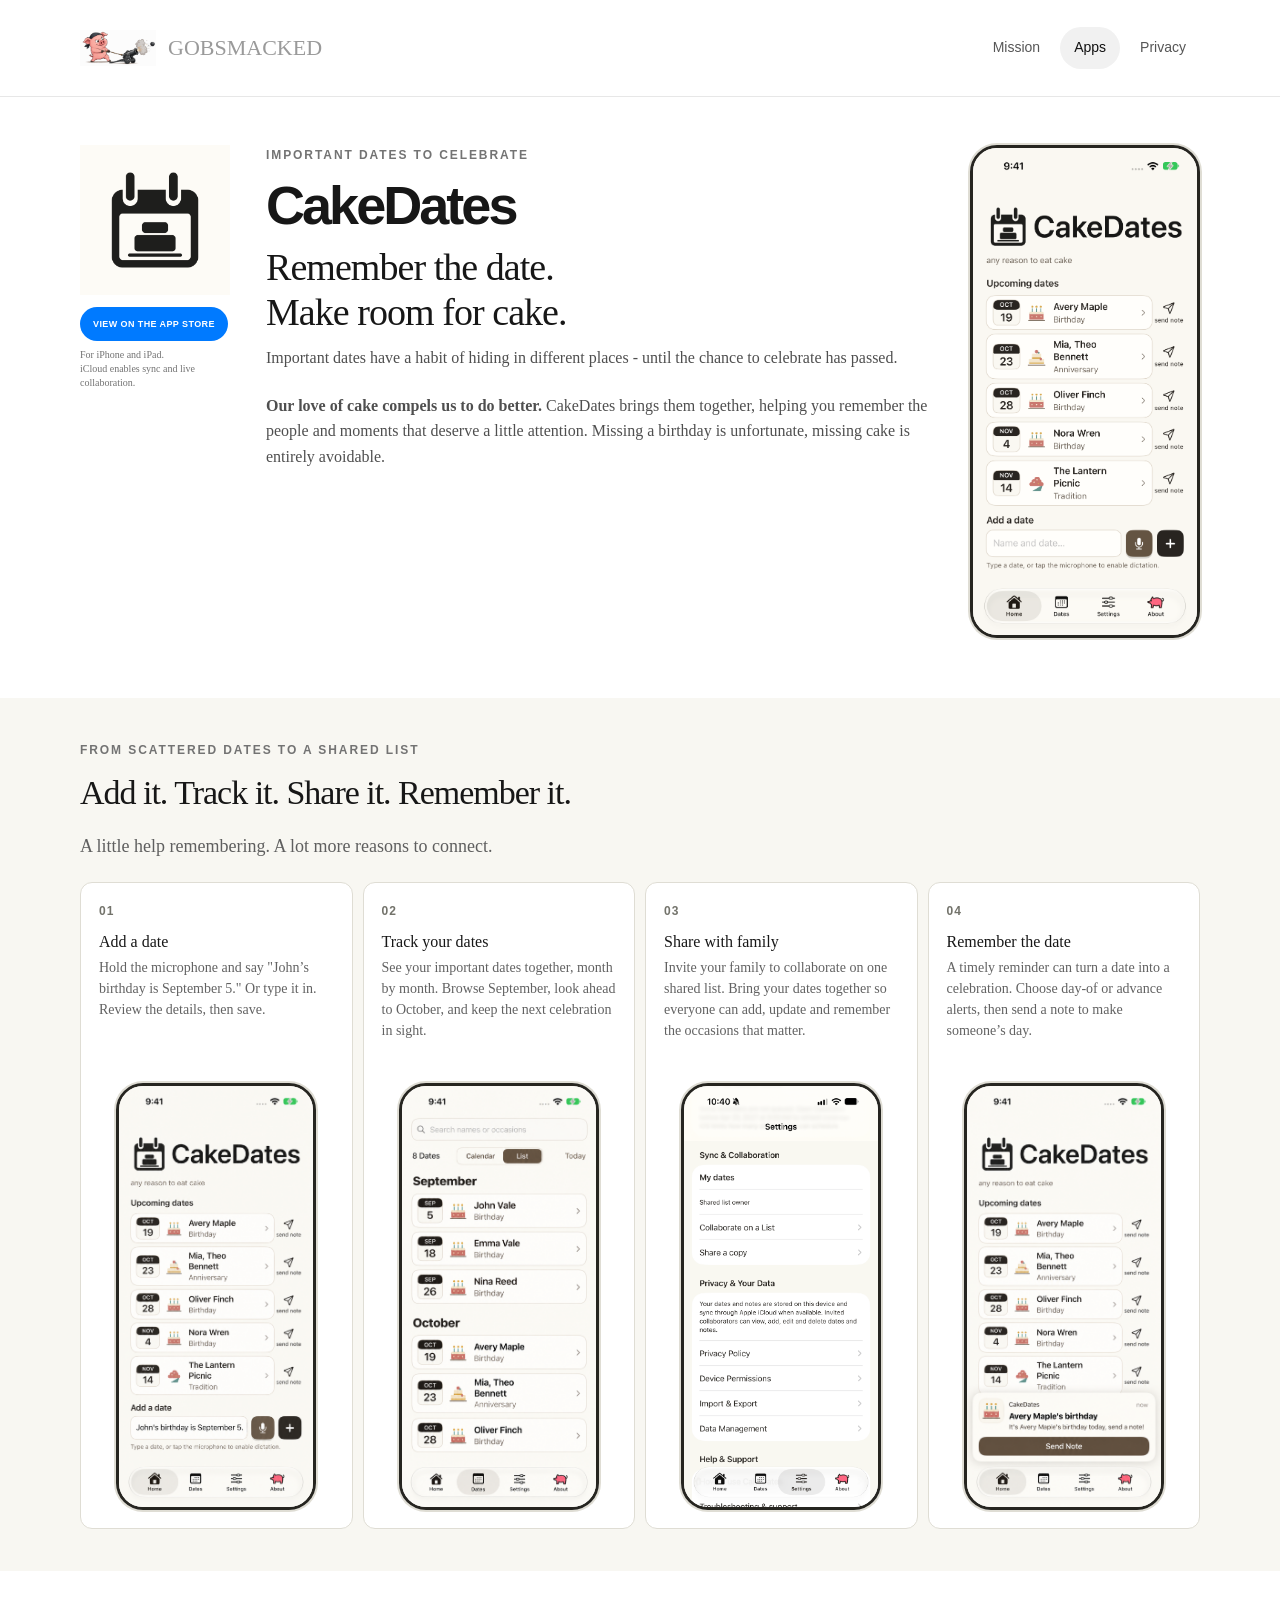
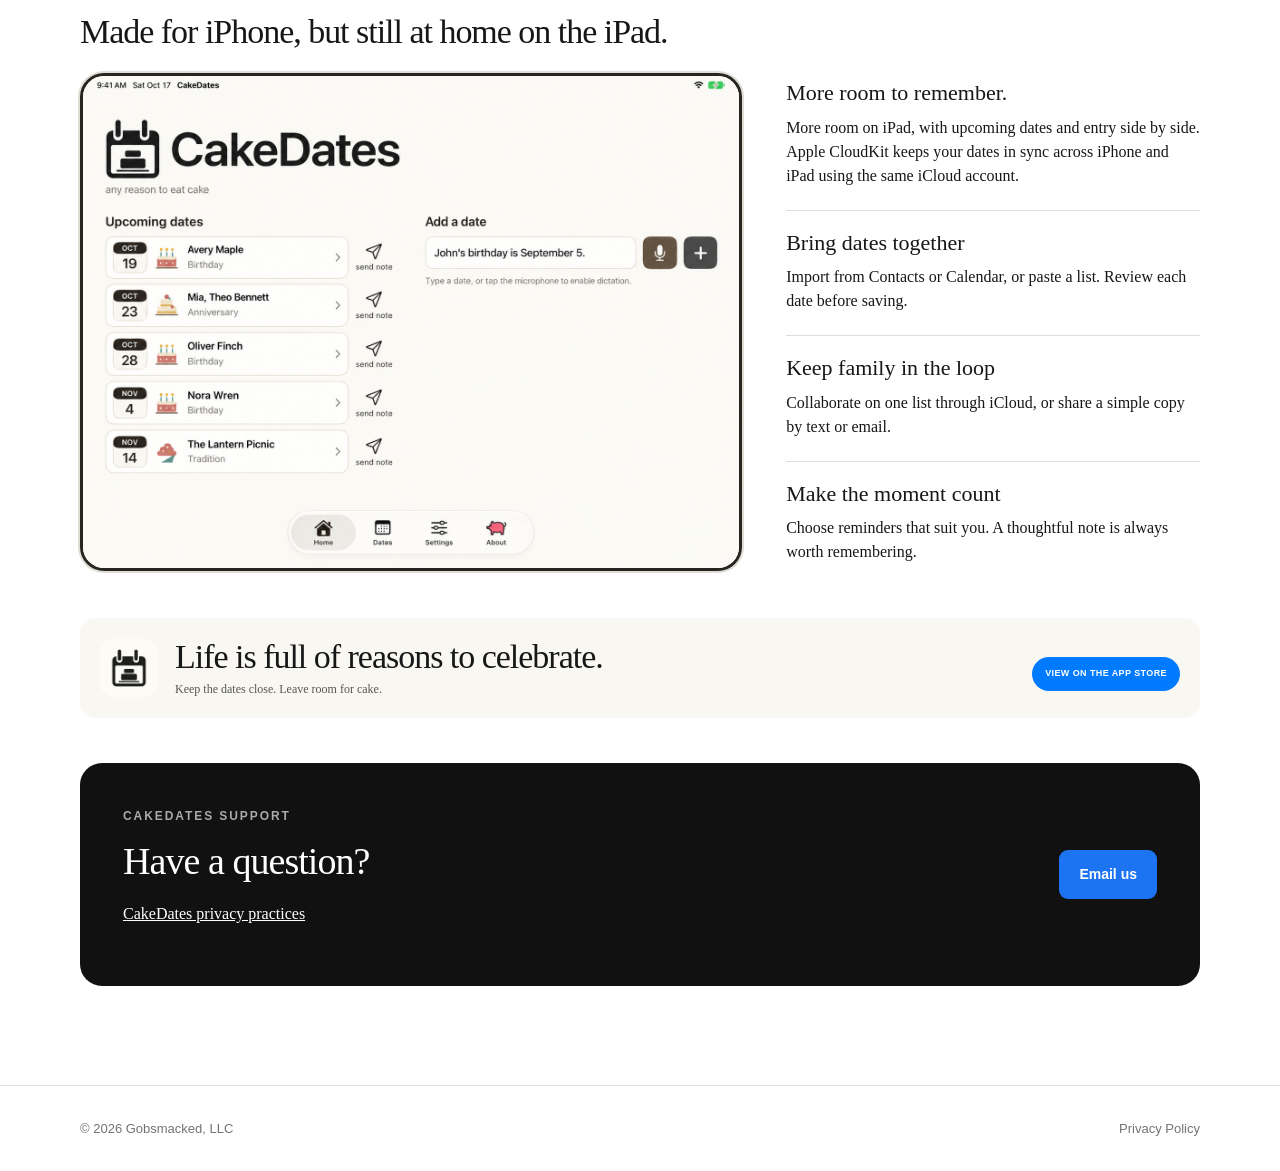
<file: apps/cake-dates/index.html>
<!DOCTYPE html>
<html lang="en">
  <head>
    <meta charset="utf-8">
    <meta name="viewport" content="width=device-width, initial-scale=1">
    <meta name="description" content="Remember birthdays, anniversaries, and important dates with CakeDates for iPhone and iPad. Bring dates together, share with family, and choose timely reminders.">
    <title>CakeDates | Remember the date. Make room for cake.</title>
    <link rel="canonical" href="https://gobsmackedapps.com/apps/cake-dates/">
    <meta property="og:title" content="CakeDates | Remember the date. Make room for cake.">
    <meta property="og:description" content="Your people. Your dates. All together. Remember important occasions and share the remembering with someone you love.">
    <meta property="og:image" content="https://gobsmackedapps.com/app-icons/cake-dates.png">
    <meta property="og:image:alt" content="CakeDates calendar and cake app icon">
    <meta property="og:type" content="website">
    <meta property="og:url" content="https://gobsmackedapps.com/apps/cake-dates/">
    <meta name="twitter:card" content="summary">
    <meta name="apple-itunes-app" content="app-id=6815405653">
    <link rel="stylesheet" href="../../styles.css?v=20260813-7">
    <link rel="stylesheet" href="./cake-dates.css?v=20261017-1">
    <script type="application/ld+json">
{
      "@context": "https://schema.org",
      "@type": "SoftwareApplication",
      "name": "CakeDates",
      "applicationCategory": "LifestyleApplication",
      "operatingSystem": "iOS, iPadOS",
      "description": "Bring birthdays, anniversaries, and important dates together with reminders and shared iCloud lists.",
      "url": "https://gobsmackedapps.com/apps/cake-dates/",
      "image": "https://gobsmackedapps.com/app-icons/cake-dates.png",
      "downloadUrl": "https://apps.apple.com/app/id6815405653"
}
    </script>
  </head>
  <body class="app-detail-page app-showcase-page cake-dates-page">
    <header class="site-header">
      <div class="site-header-inner">
        <a class="brand" href="../../index.html" aria-label="Gobsmacked Apps home">
          <img src="../../other-images/logo.png" class="brand-logo" alt="">
          <span>GOBSMACKED</span>
        </a>
        <nav class="site-nav" aria-label="Main navigation">
          <a href="../../index.html">Mission</a>
          <a href="../index.html" aria-current="page">Apps</a>
          <a href="../../privacy/index.html">Privacy</a>
        </nav>
      </div>
    </header>

    <main>
      <section class="app-detail-hero page-shell">
        <div class="app-detail-product">
          <img src="../../app-icons/cake-dates.png" class="app-detail-icon" width="1024" height="1024" alt="CakeDates app icon">
          <a class="app-detail-action is-available" href="https://apps.apple.com/app/id6815405653" target="_blank" rel="noopener noreferrer" data-app-detail-id="6815405653" aria-label="View CakeDates on the App Store">VIEW ON THE APP STORE</a>
          <p class="app-detail-note">For iPhone and iPad.<br>iCloud enables sync and live collaboration.</p>
        </div>
        <div class="app-detail-copy">
          <p class="eyebrow">IMPORTANT DATES TO CELEBRATE</p>
          <h1>CakeDates</h1>
          <h2>Remember the date.<br>Make room for cake.</h2>
          <p>Important dates have a habit of hiding in different places - until the chance to celebrate has passed.</p>
          <p><strong>Our love of cake compels us to do better.</strong> CakeDates brings them together, helping you remember the people and moments that deserve a little attention. Missing a birthday is unfortunate, missing cake is entirely avoidable.</p>
        </div>
        <figure class="cake-hero-shot">
          <img src="./screens/home.png" width="1206" height="2622" alt="CakeDates home screen showing upcoming birthdays, anniversaries, and a family tradition">
        </figure>
      </section>

      <section class="app-content-section workflow-section">
        <div class="page-shell">
          <div class="section-heading">
            <p class="eyebrow">FROM SCATTERED DATES TO A SHARED LIST</p>
            <h2>Add it. Track it. Share it. Remember it.</h2>
            <p>A little help remembering. A lot more reasons to connect.</p>
          </div>
          <ol class="workflow-grid">
            <li>
              <span class="step-number">01</span>
              <h3>Add a date</h3>
              <p>Hold the microphone and say &quot;John’s birthday is September 5.&quot; Or type it in. Review the details, then save.</p>
              <img class="workflow-screen" src="./screens/add-date.png" width="851" height="1849" loading="lazy" alt="CakeDates date entry with a dictated birthday ready for review">
            </li>
            <li>
              <span class="step-number">02</span>
              <h3>Track your dates</h3>
              <p>See your important dates together, month by month. Browse September, look ahead to October, and keep the next celebration in sight.</p>
              <img class="workflow-screen" src="./screens/date-list.png" width="851" height="1848" loading="lazy" alt="CakeDates monthly list showing birthdays and anniversaries in September and October">
            </li>
            <li>
              <span class="step-number">03</span>
              <h3>Share with family</h3>
              <p>Invite your family to collaborate on one shared list. Bring your dates together so everyone can add, update and remember the occasions that matter.</p>
              <img class="workflow-screen" src="./screens/shared-list.png" width="1206" height="2622" loading="lazy" alt="CakeDates Settings with Sync &amp; Collaboration, sharing, and data management controls">
            </li>
            <li>
              <span class="step-number">04</span>
              <h3>Remember the date</h3>
              <p>A timely reminder can turn a date into a celebration. Choose day-of or advance alerts, then send a note to make someone’s day.</p>
              <img class="workflow-screen" src="./screens/reminder.png" width="851" height="1848" loading="lazy" alt="Illustrative CakeDates birthday reminder with a Send Note button">
            </li>
          </ol>
        </div>
      </section>

      <section class="app-content-section page-shell">
        <div class="section-heading">
          <h2>Made for iPhone, but still at home on the iPad.</h2>
        </div>
        <div class="cake-ipad-grid">
          <img class="cake-ipad-shot" src="./screens/ipad.png" width="1448" height="1086" loading="lazy" alt="CakeDates on iPad with upcoming dates and date entry side by side">
          <div class="cake-features">
            <h3>More room to remember.</h3>
            <p>More room on iPad, with upcoming dates and entry side by side. Apple CloudKit keeps your dates in sync across iPhone and iPad using the same iCloud account.</p>
            <article><h3>Bring dates together</h3><p>Import from Contacts or Calendar, or paste a list. Review each date before saving.</p></article>
            <article><h3>Keep family in the loop</h3><p>Collaborate on one list through iCloud, or share a simple copy by text or email.</p></article>
            <article><h3>Make the moment count</h3><p>Choose reminders that suit you. A thoughtful note is always worth remembering.</p></article>
          </div>
        </div>
      </section>

      <section class="app-final-cta page-shell">
        <img src="../../app-icons/cake-dates.png" alt="" class="app-final-icon">
        <div><h2>Life is full of reasons to celebrate.</h2><p>Keep the dates close. Leave room for cake.</p></div>
        <a class="app-detail-action is-available" href="https://apps.apple.com/app/id6815405653" target="_blank" rel="noopener noreferrer">VIEW ON THE APP STORE</a>
      </section>
      <section class="contact-strip page-shell" aria-label="CakeDates support">
        <div><p class="eyebrow">CAKEDATES SUPPORT</p><h2>Have a question?</h2><p><a href="../../privacy/index.html#cake-dates">CakeDates privacy practices</a></p></div>
        <a class="contact-button" href="mailto:mortimer@gobsmackedapps.com?subject=CakeDates%20Support">Email us</a>
      </section>
    </main>

    <footer class="site-footer">
      <div class="page-shell footer-inner">
        <p>© 2026 Gobsmacked, LLC</p>
        <a href="../../privacy/index.html">Privacy Policy</a>
      </div>
    </footer>
    <script src="../../script.js?v=20260824-2"></script>
  </body>
</html>
</file>
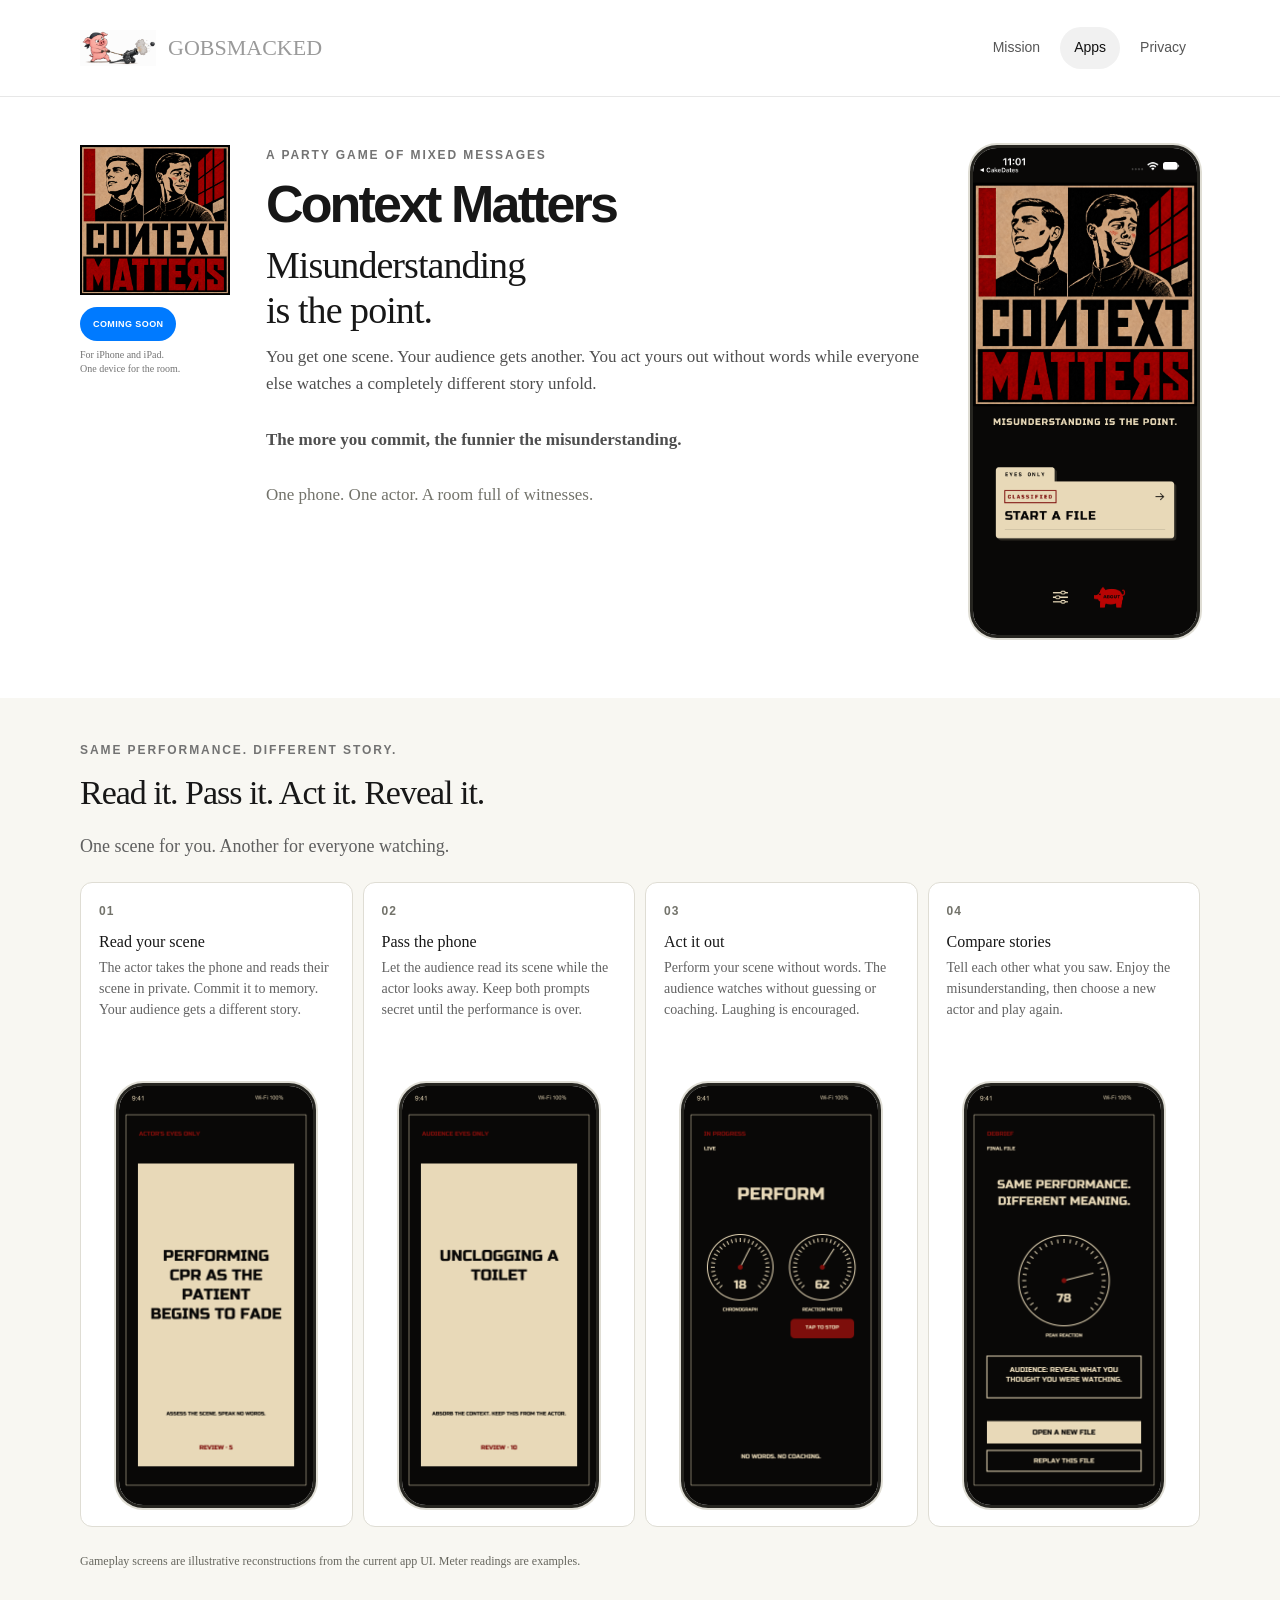
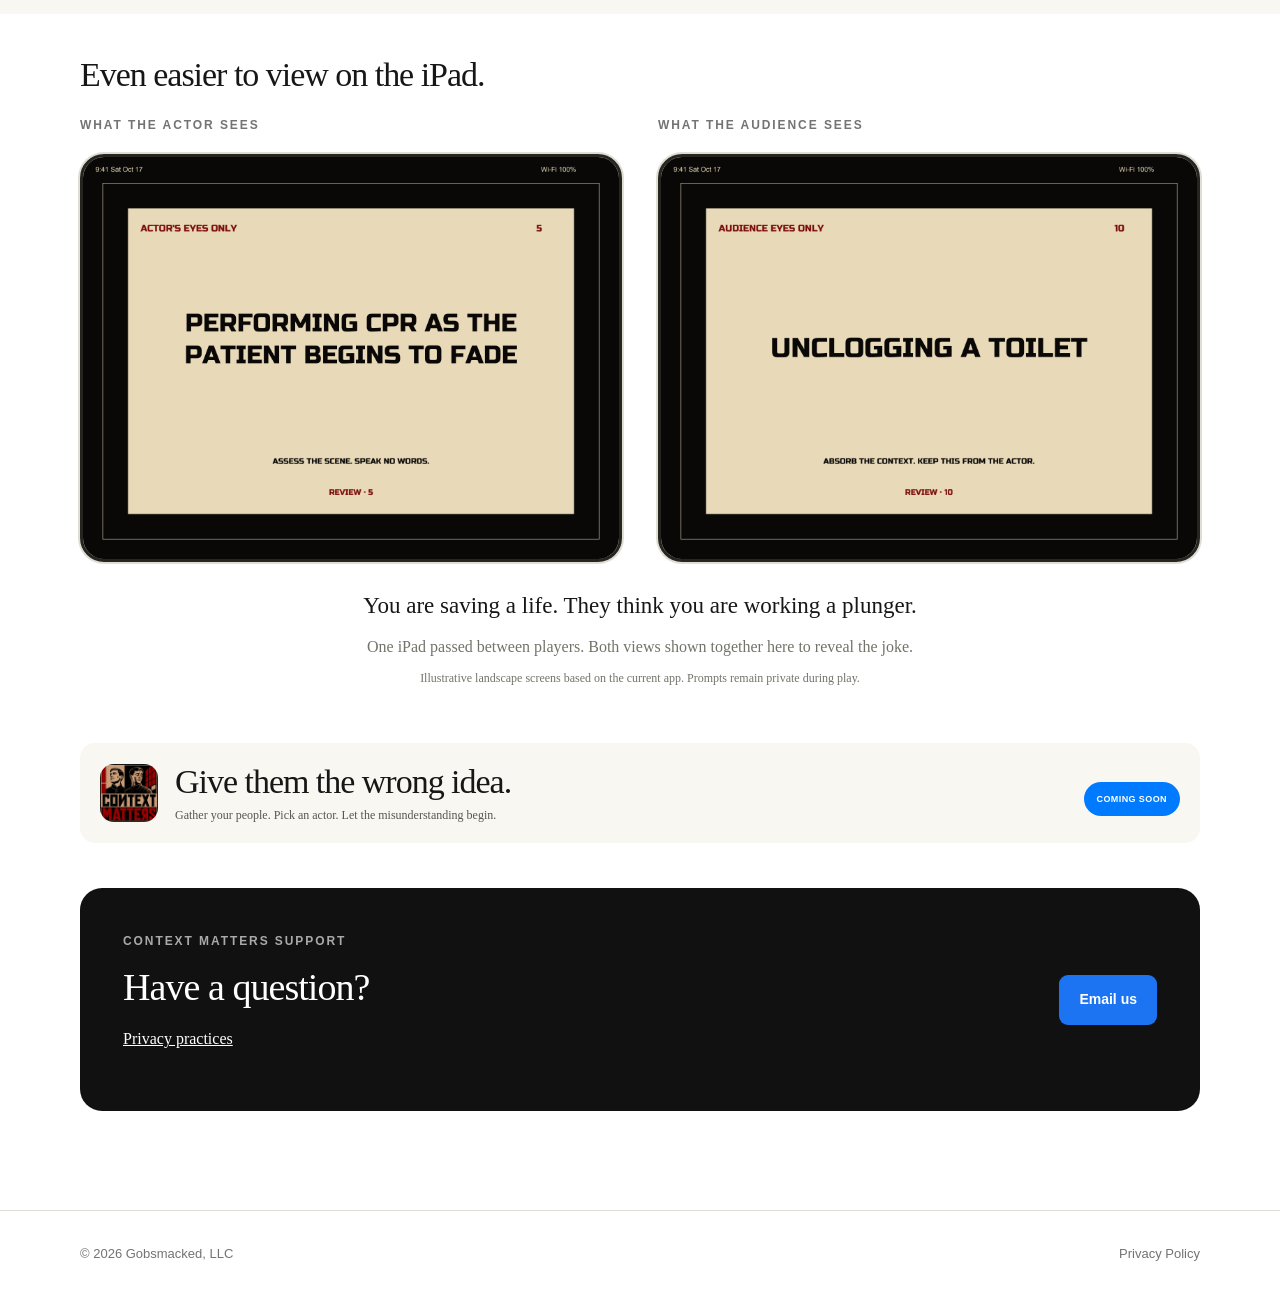
<file: apps/context-matters/index.html>
<!DOCTYPE html>
<html lang="en">
  <head>
    <meta charset="utf-8">
    <meta name="viewport" content="width=device-width, initial-scale=1">
    <title>Context Matters | Misunderstanding is the point.</title>
    <meta name="description" content="A party game of mixed messages for iPhone and iPad. You get one scene. Your audience gets another. Act without words and enjoy the misunderstanding.">
    <link rel="canonical" href="https://gobsmackedapps.com/apps/context-matters/">
    <meta property="og:title" content="Context Matters | Misunderstanding is the point.">
    <meta property="og:description" content="One phone. One actor. A room full of witnesses. A party game of mixed messages for iPhone and iPad.">
    <meta property="og:image" content="https://gobsmackedapps.com/app-icons/context-matters.png">
    <meta property="og:image:alt" content="Context Matters app icon">
    <meta property="og:type" content="website">
    <meta property="og:url" content="https://gobsmackedapps.com/apps/context-matters/">
    <meta name="twitter:card" content="summary">
    <link rel="stylesheet" href="../../styles.css?v=20260813-7">
    <link rel="stylesheet" href="./context-matters.css?v=20261017-1">
    <script type="application/ld+json">
{
      "@context": "https://schema.org",
      "@type": "SoftwareApplication",
      "name": "Context Matters",
      "applicationCategory": "GameApplication",
      "operatingSystem": "iOS, iPadOS",
      "description": "A party game of mixed messages. You get one scene. Your audience gets another. Misunderstanding is the point.",
      "url": "https://gobsmackedapps.com/apps/context-matters/",
      "image": "https://gobsmackedapps.com/app-icons/context-matters.png"
}
    </script>
  </head>
  <body class="app-detail-page app-showcase-page context-matters-page">
    <header class="site-header">
      <div class="site-header-inner">
        <a class="brand" href="../../index.html" aria-label="Gobsmacked Apps home">
          <img src="../../other-images/logo.png" class="brand-logo" alt="">
          <span>GOBSMACKED</span>
        </a>
        <nav class="site-nav" aria-label="Main navigation">
          <a href="../../index.html">Mission</a>
          <a href="../index.html" aria-current="page">Apps</a>
          <a href="../../privacy/index.html">Privacy</a>
        </nav>
      </div>
    </header>

    <main>
      <section class="app-detail-hero page-shell">
        <div class="app-detail-product">
          <img src="../../app-icons/context-matters.png" class="app-detail-icon" width="1024" height="1024" alt="Context Matters app icon">
          <span class="app-detail-action context-coming-soon">COMING SOON</span>
          <p class="app-detail-note">For iPhone and iPad.<br>One device for the room.</p>
        </div>
        <div class="app-detail-copy">
          <p class="eyebrow">A PARTY GAME OF MIXED MESSAGES</p>
          <h1>Context Matters</h1>
          <h2>Misunderstanding<br>is the point.</h2>
          <p>You get one scene. Your audience gets another. You act yours out without words while everyone else watches a completely different story unfold.</p>
          <p><strong>The more you commit, the funnier the misunderstanding.</strong></p>
          <p class="context-tagline">One phone. One actor. A room full of witnesses.</p>
        </div>
        <figure class="context-hero-shot"><img src="./screens/home.png" width="1206" height="2622" class="" alt="Context Matters home screen with Start a File control"></figure>
      </section>
      <section class="app-content-section workflow-section">
        <div class="page-shell">
          <div class="section-heading">
            <p class="eyebrow">SAME PERFORMANCE. DIFFERENT STORY.</p>
            <h2>Read it. Pass it. Act it. Reveal it.</h2>
            <p>One scene for you. Another for everyone watching.</p>
          </div>
          <ol class="workflow-grid">
            <li><span class="step-number">01</span><h3>Read your scene</h3><p>The actor takes the phone and reads their scene in private. Commit it to memory. Your audience gets a different story.</p><img src="./screens/actor.png" width="780" height="1688" class="workflow-screen" loading="lazy" alt="Actor’s private scene: performing CPR as the patient begins to fade"></li>
            <li><span class="step-number">02</span><h3>Pass the phone</h3><p>Let the audience read its scene while the actor looks away. Keep both prompts secret until the performance is over.</p><img src="./screens/audience.png" width="780" height="1688" class="workflow-screen" loading="lazy" alt="Audience’s private scene: unclogging a toilet"></li>
            <li><span class="step-number">03</span><h3>Act it out</h3><p>Perform your scene without words. The audience watches without guessing or coaching. Laughing is encouraged.</p><img src="./screens/perform.png" width="780" height="1688" class="workflow-screen" loading="lazy" alt="Performance screen with a timer and audience reaction meter"></li>
            <li><span class="step-number">04</span><h3>Compare stories</h3><p>Tell each other what you saw. Enjoy the misunderstanding, then choose a new actor and play again.</p><img src="./screens/reveal.png" width="780" height="1688" class="workflow-screen" loading="lazy" alt="Round debrief showing a sample peak audience reaction and controls to play again"></li>
          </ol>
          <p class="context-caption">Gameplay screens are illustrative reconstructions from the current app UI. Meter readings are examples.</p>
        </div>
      </section>
      <section class="app-content-section page-shell">
        <div class="section-heading"><h2>Even easier to view on the iPad.</h2></div>
        <div class="context-ipad-grid">
          <figure><figcaption class="eyebrow">WHAT THE ACTOR SEES</figcaption><img src="./screens/ipad-actor.png" width="1536" height="1152" class="" loading="lazy" alt="Illustrative iPad actor view: performing CPR as the patient begins to fade"></figure>
          <figure><figcaption class="eyebrow">WHAT THE AUDIENCE SEES</figcaption><img src="./screens/ipad-audience.png" width="1536" height="1152" class="" loading="lazy" alt="Illustrative iPad audience view: unclogging a toilet"></figure>
        </div>
        <div class="context-ipad-copy"><p>You are saving a life. They think you are working a plunger.</p><p>One iPad passed between players. Both views shown together here to reveal the joke.</p><p class="context-caption">Illustrative landscape screens based on the current app. Prompts remain private during play.</p></div>
      </section>
      <section class="app-final-cta page-shell">
        <img src="../../app-icons/context-matters.png" alt="" class="app-final-icon">
        <div><h2>Give them the wrong idea.</h2><p>Gather your people. Pick an actor. Let the misunderstanding begin.</p></div>
        <span class="app-detail-action context-coming-soon">COMING SOON</span>
      </section>
      <section class="contact-strip page-shell" aria-label="Context Matters support">
        <div><p class="eyebrow">CONTEXT MATTERS SUPPORT</p><h2>Have a question?</h2><p><a href="../../privacy/index.html#context-matters">Privacy practices</a></p></div>
        <a class="contact-button" href="mailto:mortimer@gobsmackedapps.com?subject=Context%20Matters%20Support">Email us</a>
      </section>
    </main>
    <footer class="site-footer">
      <div class="page-shell footer-inner">
        <p>© 2026 Gobsmacked, LLC</p>
        <a href="../../privacy/index.html">Privacy Policy</a>
      </div>
    </footer>
  </body>
</html>
</file>
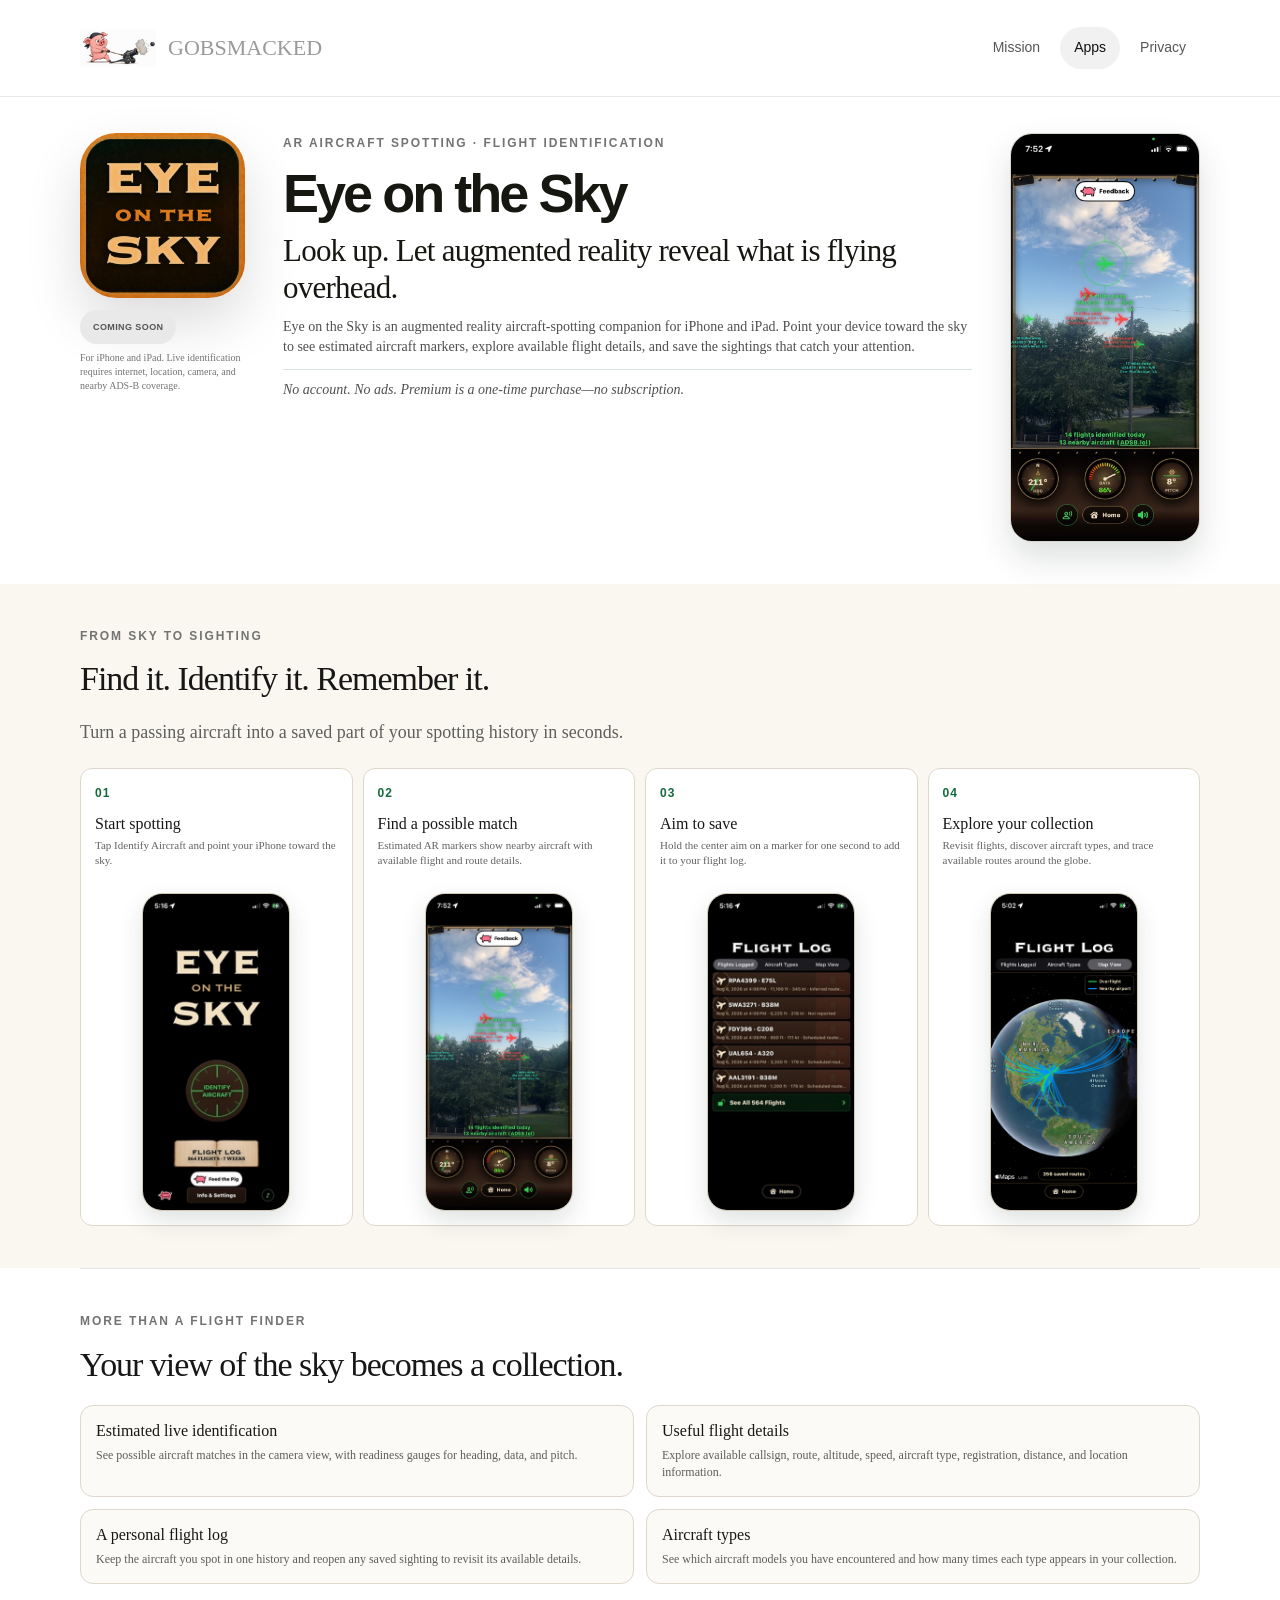
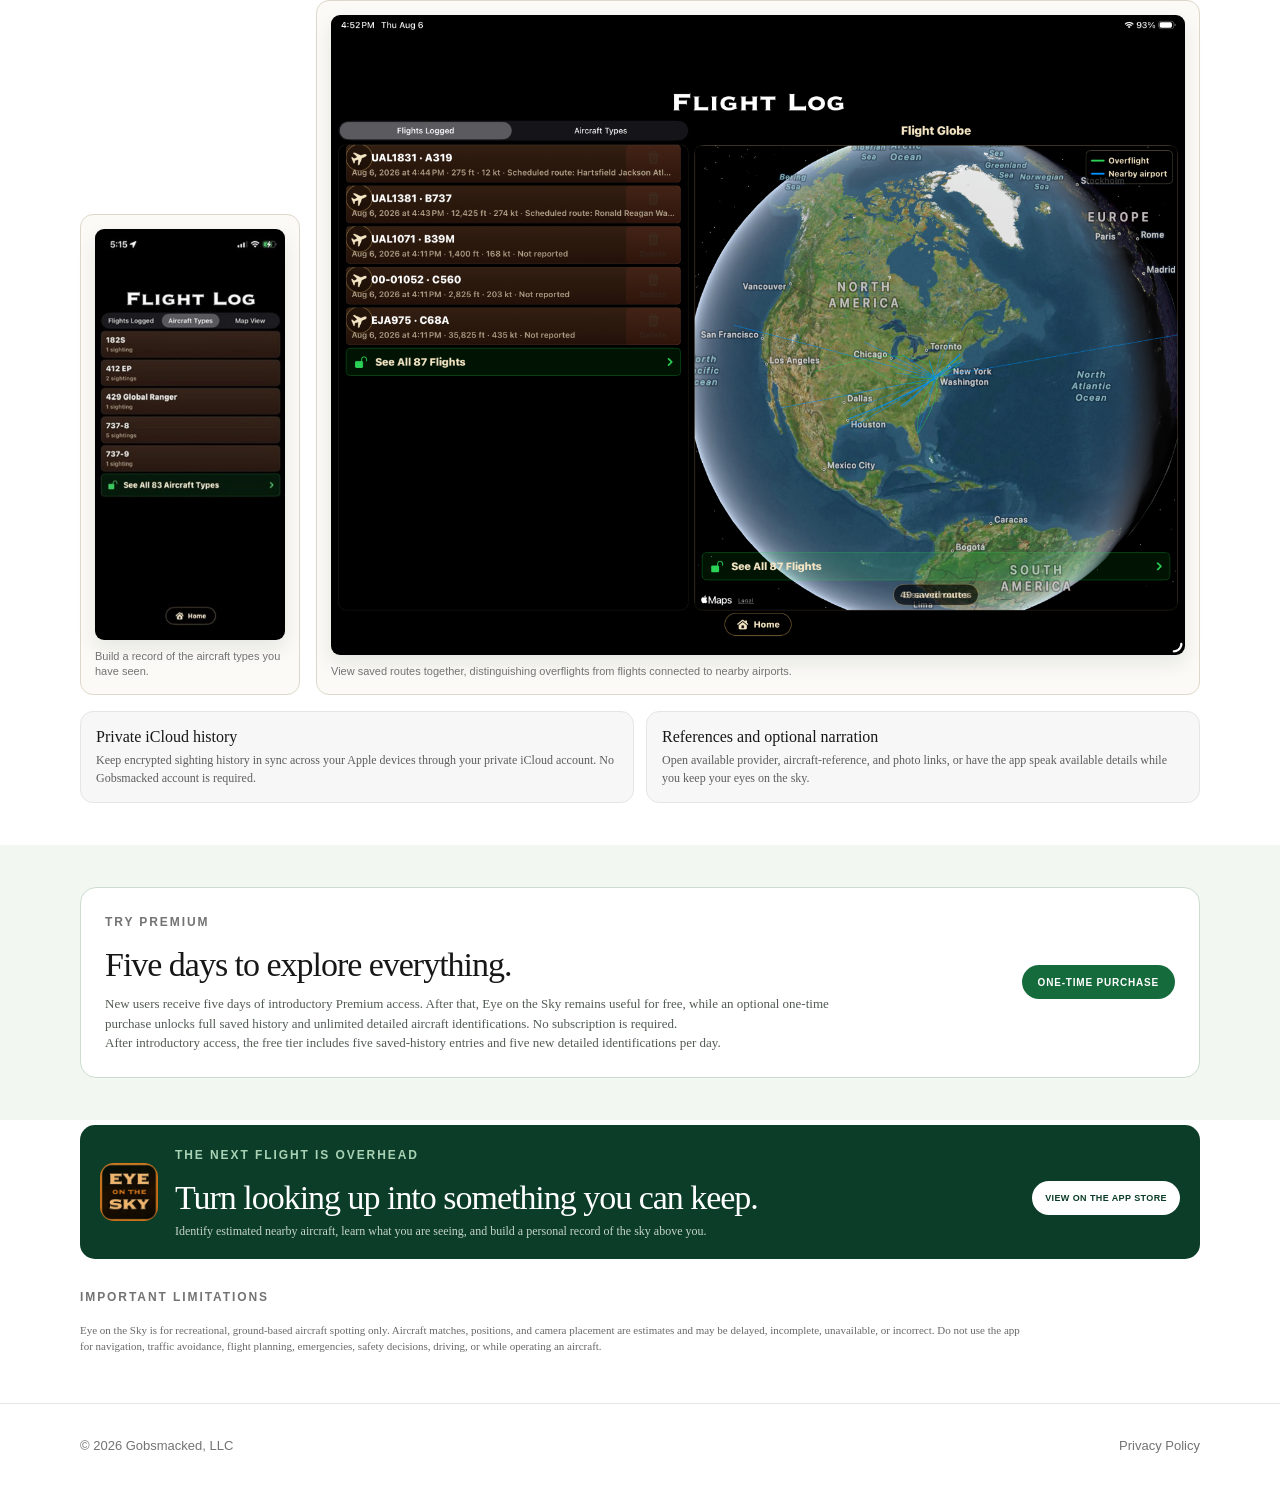
<file: apps/eye-on-the-sky/index.html>
<!DOCTYPE html>
<html lang="en">
  <head>
    <meta charset="utf-8">
    <meta name="viewport" content="width=device-width, initial-scale=1">
    <meta name="description" content="Use augmented reality to identify estimated nearby aircraft, explore flight details, and build a personal aircraft-spotting log.">
    <title>Eye on the Sky App | Identify Aircraft Overhead</title>
    <link rel="stylesheet" href="../../styles.css?v=20260902-1">
    <script type="application/ld+json">
      {
        "@context": "https://schema.org",
        "@type": "SoftwareApplication",
        "name": "Eye on the Sky",
        "applicationCategory": "LifestyleApplication",
        "operatingSystem": "iOS, iPadOS",
        "description": "An augmented reality aircraft-spotting companion for identifying estimated nearby aircraft and building a personal sighting history.",
        "url": "https://gobsmackedapps.com/apps/eye-on-the-sky/",
        "downloadUrl": "https://apps.apple.com/app/id6794328086",
        "offers": {
          "@type": "Offer",
          "price": "0",
          "priceCurrency": "USD",
          "availability": "https://schema.org/PreOrder"
        }
      }
    </script>
  </head>
  <body class="app-detail-page app-showcase-page eye-on-the-sky-page">
    <header class="site-header">
      <div class="site-header-inner">
        <a class="brand" href="../../index.html" aria-label="Gobsmacked Apps home">
          <img src="../../other-images/logo.png" class="brand-logo" alt="">
          <span>GOBSMACKED</span>
        </a>
        <nav class="site-nav" aria-label="Main navigation">
          <a href="../../index.html">Mission</a>
          <a href="../index.html" aria-current="page">Apps</a>
          <a href="../../privacy/index.html">Privacy</a>
        </nav>
      </div>
    </header>

    <main>
      <section class="app-detail-hero page-shell">
        <div class="app-detail-product">
          <img src="../../app-icons/eye-on-the-sky.png?v=20260902" class="app-detail-icon" alt="Eye on the Sky app icon">
          <a class="app-detail-action" href="https://apps.apple.com/app/id6794328086" target="_blank" rel="noopener noreferrer" data-app-detail-id="6794328086" aria-label="Eye on the Sky is coming soon">COMING SOON</a>
          <p class="app-detail-note">For iPhone and iPad. Live identification requires internet, location, camera, and nearby ADS-B coverage.</p>
        </div>
        <div class="app-detail-copy">
          <p class="eyebrow">AR AIRCRAFT SPOTTING · FLIGHT IDENTIFICATION</p>
          <h1>Eye on the Sky</h1>
          <h2>Look up. Let augmented reality reveal what is flying overhead.</h2>
          <p>Eye on the Sky is an augmented reality aircraft-spotting companion for iPhone and iPad. Point your device toward the sky to see estimated aircraft markers, explore available flight details, and save the sightings that catch your attention.</p>
          <p class="privacy-promise">No account. No ads. Premium is a one-time purchase—no subscription.</p>
        </div>
        <figure class="eye-hero-shot">
          <img src="./screens/aircraft-identification.png" alt="Eye on the Sky camera view showing estimated nearby aircraft markers in the sky">
        </figure>
      </section>

      <section class="app-content-section workflow-section">
        <div class="page-shell">
          <div class="section-heading">
            <p class="eyebrow">FROM SKY TO SIGHTING</p>
            <h2>Find it. Identify it. Remember it.</h2>
            <p>Turn a passing aircraft into a saved part of your spotting history in seconds.</p>
          </div>
          <ol class="workflow-grid">
            <li>
              <span class="step-number">01</span>
              <h3>Start spotting</h3>
              <p>Tap Identify Aircraft and point your iPhone toward the sky.</p>
              <img class="workflow-screen" src="./screens/home.png" loading="lazy" alt="Eye on the Sky home screen with controls to identify aircraft and open the flight log">
            </li>
            <li>
              <span class="step-number">02</span>
              <h3>Find a possible match</h3>
              <p>Estimated AR markers show nearby aircraft with available flight and route details.</p>
              <img class="workflow-screen" src="./screens/aircraft-identification.png" loading="lazy" alt="Eye on the Sky camera view showing estimated nearby aircraft markers in the sky">
            </li>
            <li>
              <span class="step-number">03</span>
              <h3>Aim to save</h3>
              <p>Hold the center aim on a marker for one second to add it to your flight log.</p>
              <img class="workflow-screen" src="./screens/flights-logged.png" loading="lazy" alt="Eye on the Sky flight log listing saved aircraft sightings">
            </li>
            <li>
              <span class="step-number">04</span>
              <h3>Explore your collection</h3>
              <p>Revisit flights, discover aircraft types, and trace available routes around the globe.</p>
              <img class="workflow-screen" src="./screens/flight-map.png" loading="lazy" alt="Eye on the Sky globe showing routes from saved aircraft sightings">
            </li>
          </ol>
        </div>
      </section>

      <section class="app-content-section difference-section page-shell">
        <div class="section-heading">
          <p class="eyebrow">MORE THAN A FLIGHT FINDER</p>
          <h2>Your view of the sky becomes a collection.</h2>
        </div>
        <div class="difference-grid">
          <article>
            <h3>Estimated live identification</h3>
            <p>See possible aircraft matches in the camera view, with readiness gauges for heading, data, and pitch.</p>
          </article>
          <article>
            <h3>Useful flight details</h3>
            <p>Explore available callsign, route, altitude, speed, aircraft type, registration, distance, and location information.</p>
          </article>
          <article>
            <h3>A personal flight log</h3>
            <p>Keep the aircraft you spot in one history and reopen any saved sighting to revisit its available details.</p>
          </article>
          <article>
            <h3>Aircraft types</h3>
            <p>See which aircraft models you have encountered and how many times each type appears in your collection.</p>
          </article>
        </div>

        <div class="eye-collection-gallery">
          <figure class="eye-phone-collection">
            <img src="./screens/aircraft-types.png" loading="lazy" alt="Eye on the Sky aircraft types view showing models collected from saved sightings">
            <figcaption>Build a record of the aircraft types you have seen.</figcaption>
          </figure>
          <figure>
            <img src="./screens/flight-log-and-map.png" loading="lazy" alt="Eye on the Sky iPad flight log and route map shown side by side">
            <figcaption>View saved routes together, distinguishing overflights from flights connected to nearby airports.</figcaption>
          </figure>
        </div>

        <div class="question-grid eye-support-grid">
          <article>
            <h3>Private iCloud history</h3>
            <p>Keep encrypted sighting history in sync across your Apple devices through your private iCloud account. No Gobsmacked account is required.</p>
          </article>
          <article>
            <h3>References and optional narration</h3>
            <p>Open available provider, aircraft-reference, and photo links, or have the app speak available details while you keep your eyes on the sky.</p>
          </article>
        </div>
      </section>

      <section class="app-content-section eye-premium-section">
        <div class="page-shell">
          <div class="eye-premium-card">
            <div>
              <p class="eyebrow">TRY PREMIUM</p>
              <h2>Five days to explore everything.</h2>
              <p>New users receive five days of introductory Premium access. After that, Eye on the Sky remains useful for free, while an optional one-time purchase unlocks full saved history and unlimited detailed aircraft identifications. No subscription is required.</p>
              <p class="eye-premium-detail">After introductory access, the free tier includes five saved-history entries and five new detailed identifications per day.</p>
            </div>
            <span class="eye-premium-label">ONE-TIME PURCHASE</span>
          </div>
        </div>
      </section>

      <section class="app-final-cta page-shell">
        <img src="../../app-icons/eye-on-the-sky.png?v=20260902" alt="" class="app-final-icon">
        <div>
          <p class="eyebrow">THE NEXT FLIGHT IS OVERHEAD</p>
          <h2>Turn looking up into something you can keep.</h2>
          <p class="cta-nowrap">Identify estimated nearby aircraft, learn what you are seeing, and build a personal record of the sky above you.</p>
        </div>
        <a class="app-detail-action" href="https://apps.apple.com/app/id6794328086" target="_blank" rel="noopener noreferrer">VIEW ON THE APP STORE</a>
      </section>

      <aside class="eye-limitations page-shell" aria-labelledby="eye-limitations-title">
        <p class="eyebrow" id="eye-limitations-title">IMPORTANT LIMITATIONS</p>
        <p>Eye on the Sky is for recreational, ground-based aircraft spotting only. Aircraft matches, positions, and camera placement are estimates and may be delayed, incomplete, unavailable, or incorrect. Do not use the app for navigation, traffic avoidance, flight planning, emergencies, safety decisions, driving, or while operating an aircraft.</p>
      </aside>
    </main>

    <footer class="site-footer">
      <div class="page-shell footer-inner">
        <p>© 2026 Gobsmacked, LLC</p>
        <a href="../../privacy/index.html">Privacy Policy</a>
      </div>
    </footer>
    <script src="../../script.js?v=20260824-2"></script>
  </body>
</html>
</file>
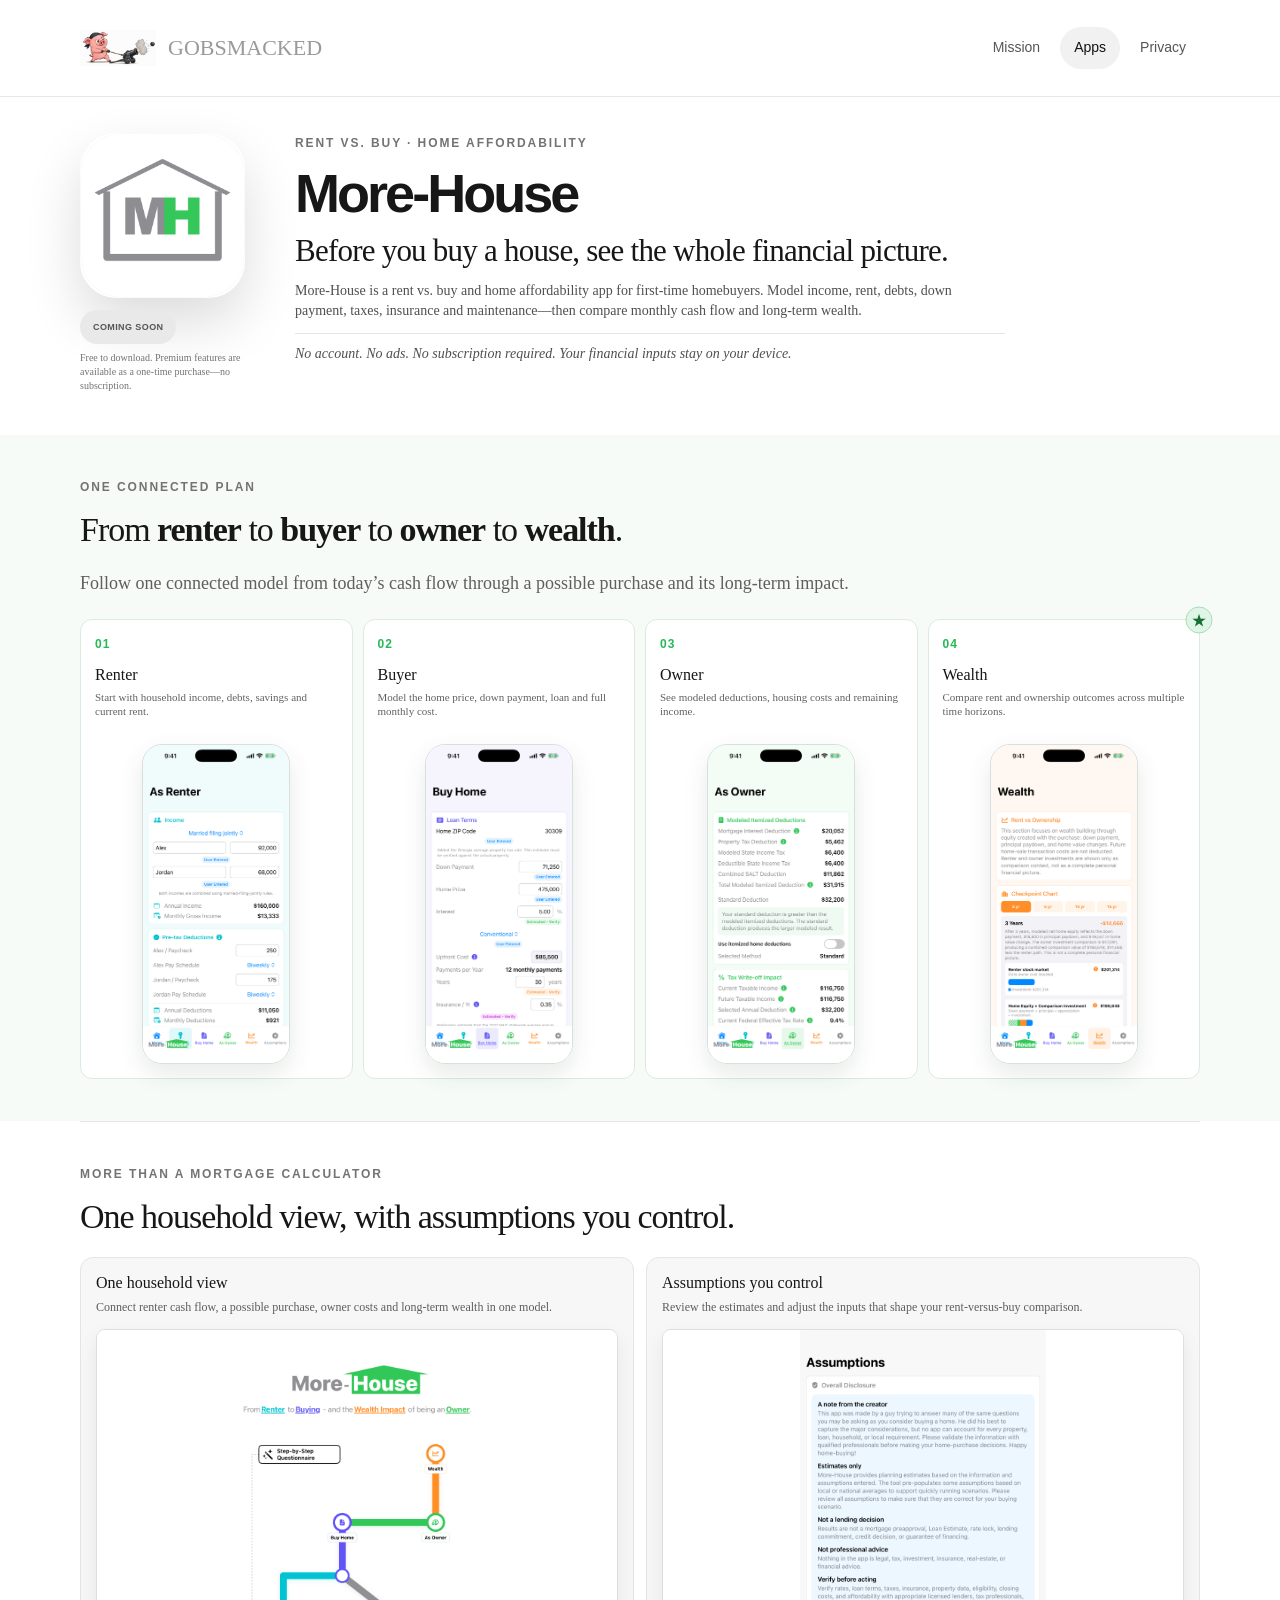
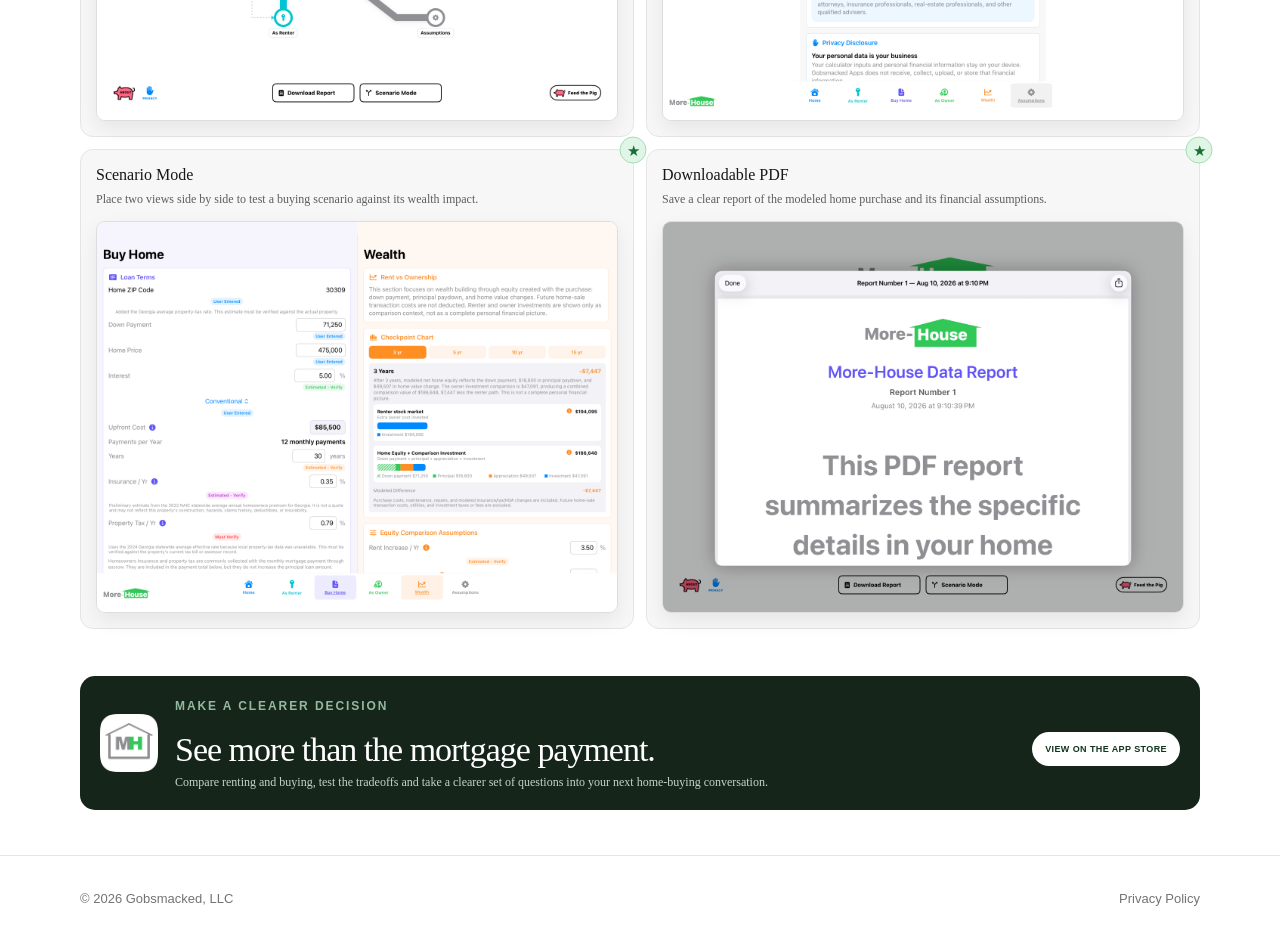
<file: apps/more-house/index.html>
<!DOCTYPE html>
<html lang="en">
  <head>
    <meta charset="utf-8">
    <meta name="viewport" content="width=device-width, initial-scale=1">
    <meta name="description" content="Compare renting and buying, estimate your true monthly home cost, test down payments and PMI, and project equity with More-House.">
    <title>More-House Rent vs. Buy App | Home Affordability Calculator</title>
    <link rel="stylesheet" href="../../styles.css?v=20260813-6">
    <script type="application/ld+json">
      {
        "@context": "https://schema.org",
        "@type": "SoftwareApplication",
        "name": "More-House",
        "applicationCategory": "FinanceApplication",
        "operatingSystem": "iOS, iPadOS",
        "description": "A rent vs. buy and home affordability app for modeling monthly cash flow, down payments, PMI, homeownership costs and long-term wealth.",
        "url": "https://gobsmackedapps.com/apps/more-house/",
        "downloadUrl": "https://apps.apple.com/app/id6794019754",
        "offers": {
          "@type": "Offer",
          "price": "0",
          "priceCurrency": "USD",
          "availability": "https://schema.org/PreOrder"
        }
      }
    </script>
  </head>
  <body class="app-detail-page app-showcase-page more-house-page">
    <header class="site-header">
      <div class="site-header-inner">
        <a class="brand" href="../../index.html" aria-label="Gobsmacked Apps home">
          <img src="../../other-images/logo.png" class="brand-logo" alt="">
          <span>GOBSMACKED</span>
        </a>
        <nav class="site-nav" aria-label="Main navigation">
          <a href="../../index.html">Mission</a>
          <a href="../index.html" aria-current="page">Apps</a>
          <a href="../../privacy/index.html">Privacy</a>
        </nav>
      </div>
    </header>

    <main>
      <section class="app-detail-hero page-shell">
        <div class="app-detail-product">
          <img src="../../app-icons/more-house.png" class="app-detail-icon" alt="More-House app icon">
          <a class="app-detail-action" href="https://apps.apple.com/app/id6794019754" target="_blank" rel="noopener noreferrer" data-app-detail-id="6794019754" aria-label="More-House is coming soon">COMING SOON</a>
          <p class="app-detail-note">Free to download. Premium features are available as a one-time purchase—no subscription.</p>
        </div>
        <div class="app-detail-copy">
          <p class="eyebrow">RENT VS. BUY · HOME AFFORDABILITY</p>
          <h1>More-House</h1>
          <h2>Before you buy a house, see the whole financial picture.</h2>
          <p>More-House is a rent vs. buy and home affordability app for first-time homebuyers. Model income, rent, debts, down payment, taxes, insurance and maintenance—then compare monthly cash flow and long-term wealth.</p>
          <p class="privacy-promise">No account. No ads. No subscription required. Your financial inputs stay on your device.</p>
        </div>
      </section>

      <section class="app-content-section workflow-section">
        <div class="page-shell">
          <div class="section-heading">
            <p class="eyebrow">ONE CONNECTED PLAN</p>
            <h2>From <strong>renter</strong> to <strong>buyer</strong> to <strong>owner</strong> to <strong>wealth</strong>.</h2>
            <p class="section-nowrap">Follow one connected model from today’s cash flow through a possible purchase and its long-term impact.</p>
          </div>
          <ol class="workflow-grid">
            <li>
              <span class="step-number">01</span>
              <h3>Renter</h3>
              <p>Start with household income, debts, savings and current rent.</p>
              <img class="workflow-screen" src="./screens/iphone-02-as-renter.png" loading="lazy" alt="More-House renter screen showing household income, deductions and take-home pay">
            </li>
            <li>
              <span class="step-number">02</span>
              <h3>Buyer</h3>
              <p>Model the home price, down payment, loan and full monthly cost.</p>
              <img class="workflow-screen" src="./screens/iphone-03-buy-home.png" loading="lazy" alt="More-House buy home screen showing loan terms and homeownership costs">
            </li>
            <li>
              <span class="step-number">03</span>
              <h3>Owner</h3>
              <p>See modeled deductions, housing costs and remaining income.</p>
              <img class="workflow-screen" src="./screens/iphone-04-as-owner.png" loading="lazy" alt="More-House owner screen showing modeled deductions and remaining income">
            </li>
            <li class="has-premium">
              <span class="premium-marker" tabindex="0" aria-label="This feature requires premium">★<span class="premium-tooltip" role="tooltip">This feature requires premium</span></span>
              <span class="step-number">04</span>
              <h3>Wealth</h3>
              <p>Compare rent and ownership outcomes across multiple time horizons.</p>
              <img class="workflow-screen" src="./screens/iphone-05-wealth.png" loading="lazy" alt="More-House wealth screen comparing renter investments with modeled home equity">
            </li>
          </ol>
        </div>
      </section>

      <section class="app-content-section difference-section page-shell">
        <div class="section-heading">
          <p class="eyebrow">MORE THAN A MORTGAGE CALCULATOR</p>
          <h2>One household view, with assumptions you control.</h2>
        </div>
        <div class="difference-grid">
          <article>
            <h3>One household view</h3>
            <p>Connect renter cash flow, a possible purchase, owner costs and long-term wealth in one model.</p>
            <img class="feature-screen" src="./screens/ipad-01-main-page.png" loading="lazy" alt="More-House iPad overview linking renter, buyer, owner, wealth and assumptions">
          </article>
          <article>
            <h3>Assumptions you control</h3>
            <p>Review the estimates and adjust the inputs that shape your rent-versus-buy comparison.</p>
            <img class="feature-screen" src="./screens/ipad-06-assumptions.png" loading="lazy" alt="More-House iPad assumptions and privacy disclosure screen">
          </article>
          <article class="has-premium">
            <span class="premium-marker" tabindex="0" aria-label="This feature requires premium">★<span class="premium-tooltip" role="tooltip">This feature requires premium</span></span>
            <h3>Scenario Mode</h3>
            <p>Place two views side by side to test a buying scenario against its wealth impact.</p>
            <img class="feature-screen" src="./screens/ipad-07-scenario-mode.png" loading="lazy" alt="More-House iPad Scenario Mode comparing buy home inputs with wealth projections">
          </article>
          <article class="has-premium">
            <span class="premium-marker" tabindex="0" aria-label="This feature requires premium">★<span class="premium-tooltip" role="tooltip">This feature requires premium</span></span>
            <h3>Downloadable PDF</h3>
            <p>Save a clear report of the modeled home purchase and its financial assumptions.</p>
            <img class="feature-screen" src="./screens/ipad-08-download-report.png" loading="lazy" alt="More-House iPad preview of a downloadable home purchase PDF report">
          </article>
        </div>
      </section>

      <section class="app-final-cta page-shell">
        <img src="../../app-icons/more-house.png" alt="" class="app-final-icon">
        <div>
          <p class="eyebrow">MAKE A CLEARER DECISION</p>
          <h2>See more than the mortgage payment.</h2>
          <p class="cta-nowrap">Compare renting and buying, test the tradeoffs and take a clearer set of questions into your next home-buying conversation.</p>
        </div>
        <a class="app-detail-action" href="https://apps.apple.com/app/id6794019754" target="_blank" rel="noopener noreferrer">VIEW ON THE APP STORE</a>
      </section>
    </main>

    <footer class="site-footer">
      <div class="page-shell footer-inner">
        <p>© 2026 Gobsmacked, LLC</p>
        <a href="../../privacy/index.html">Privacy Policy</a>
      </div>
    </footer>
    <script src="../../script.js"></script>
  </body>
</html>
</file>
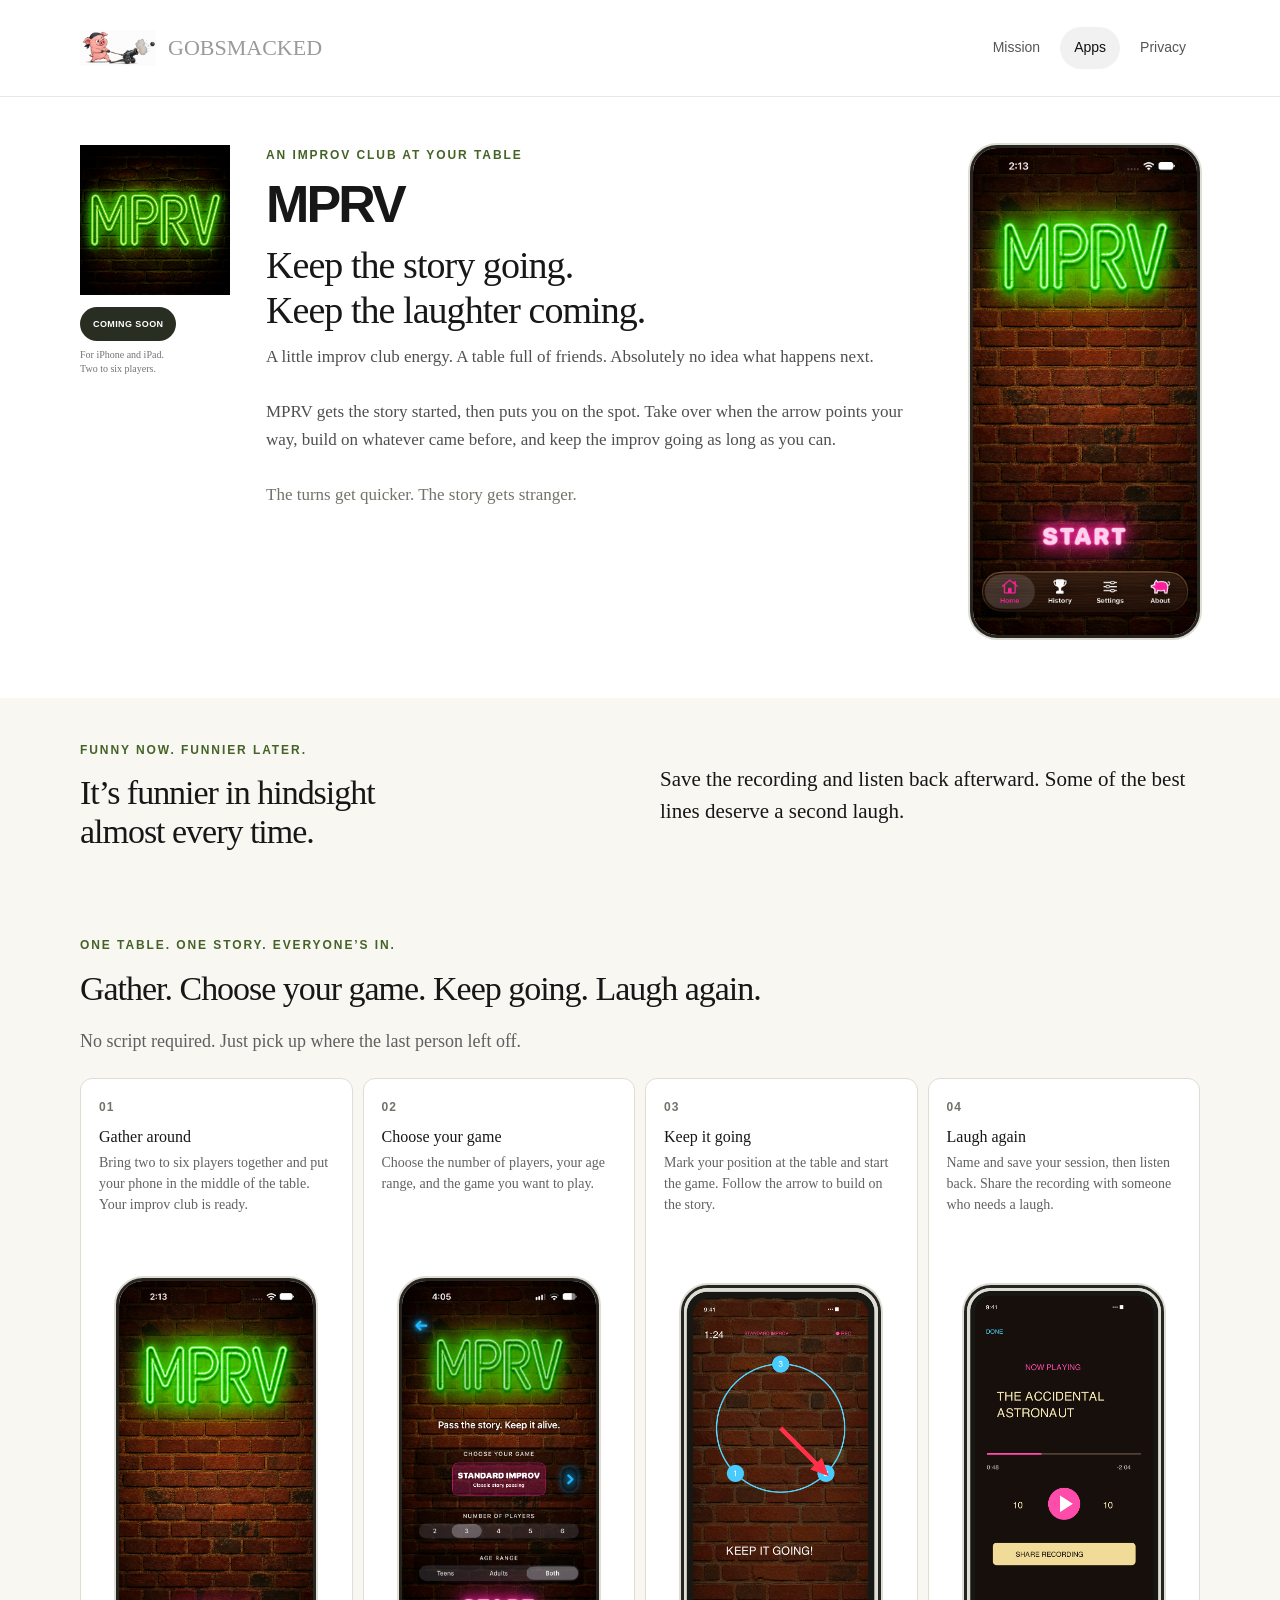
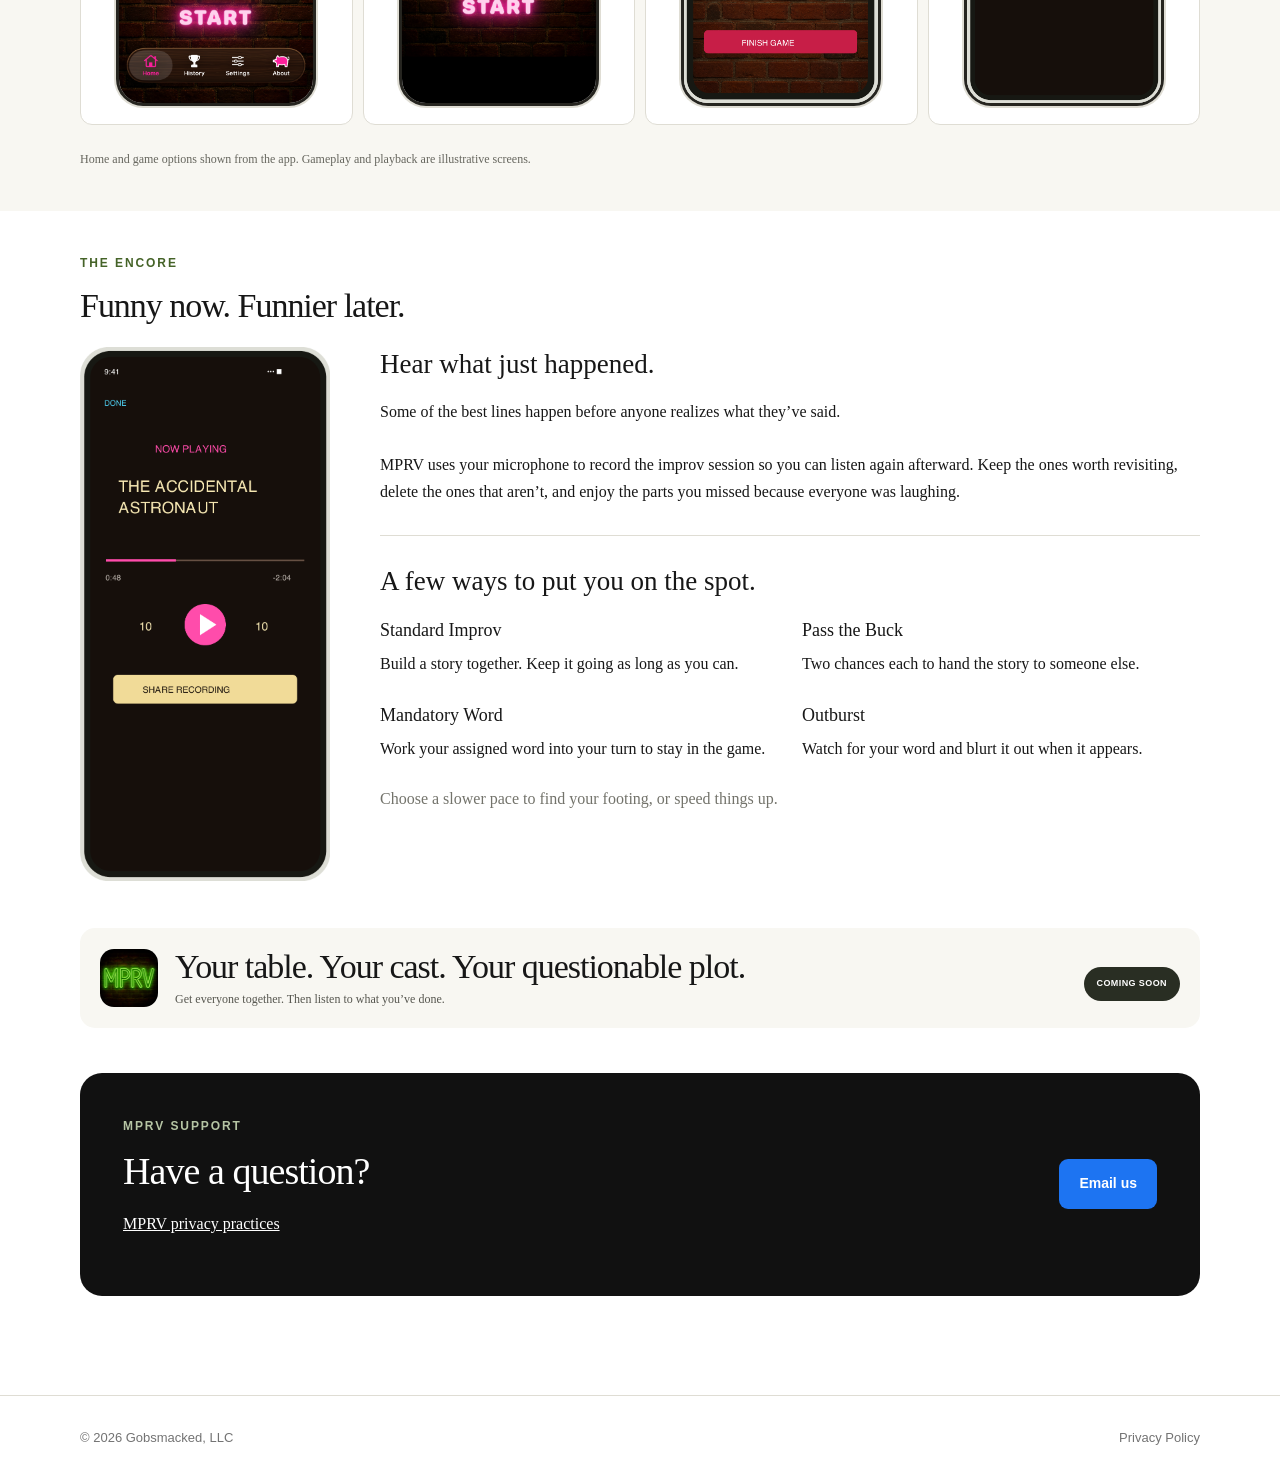
<file: apps/mprv/index.html>
<!DOCTYPE html>
<html lang="en">
  <head>
    <meta charset="utf-8">
    <meta name="viewport" content="width=device-width, initial-scale=1">
    <title>MPRV | Keep the story going. Keep the laughter coming.</title>
    <meta name="description" content="An improv club at your table for two to six players. Build a story with friends, follow the arrow, and save your MPRV recordings for another laugh.">
    <link rel="canonical" href="https://gobsmackedapps.com/apps/mprv/">
    <meta property="og:title" content="MPRV | Keep the story going. Keep the laughter coming.">
    <meta property="og:description" content="A little improv club energy. A table full of friends. Absolutely no idea what happens next.">
    <meta property="og:image" content="https://gobsmackedapps.com/app-icons/mprv.png">
    <meta property="og:image:alt" content="MPRV neon sign app icon">
    <meta property="og:type" content="website">
    <meta property="og:url" content="https://gobsmackedapps.com/apps/mprv/">
    <meta name="twitter:card" content="summary">
    <link rel="stylesheet" href="../../styles.css?v=20260813-7">
    <link rel="stylesheet" href="./mprv.css?v=20261017-1">
    <script type="application/ld+json">
{
      "@context": "https://schema.org",
      "@type": "SoftwareApplication",
      "name": "MPRV",
      "applicationCategory": "GameApplication",
      "operatingSystem": "iOS, iPadOS",
      "description": "An improv club at your table for two to six players. Build a story together and save the recording for another laugh.",
      "url": "https://gobsmackedapps.com/apps/mprv/",
      "image": "https://gobsmackedapps.com/app-icons/mprv.png"
}
    </script>
  </head>
  <body class="app-detail-page app-showcase-page mprv-page">
    <header class="site-header">
      <div class="site-header-inner">
        <a class="brand" href="../../index.html" aria-label="Gobsmacked Apps home">
          <img src="../../other-images/logo.png" class="brand-logo" alt="">
          <span>GOBSMACKED</span>
        </a>
        <nav class="site-nav" aria-label="Main navigation">
          <a href="../../index.html">Mission</a>
          <a href="../index.html" aria-current="page">Apps</a>
          <a href="../../privacy/index.html">Privacy</a>
        </nav>
      </div>
    </header>

    <main>
      <section class="app-detail-hero page-shell">
        <div class="app-detail-product">
          <img src="../../app-icons/mprv.png" class="app-detail-icon" width="1024" height="1024" alt="MPRV app icon">
          <span class="app-detail-action mprv-coming-soon">COMING SOON</span>
          <p class="app-detail-note">For iPhone and iPad.<br>Two to six players.</p>
        </div>
        <div class="app-detail-copy">
          <p class="eyebrow">AN IMPROV CLUB AT YOUR TABLE</p>
          <h1>MPRV</h1>
          <h2>Keep the story going.<br>Keep the laughter coming.</h2>
          <p>A little improv club energy. A table full of friends. Absolutely no idea what happens next.</p>
          <p>MPRV gets the story started, then puts you on the spot. Take over when the arrow points your way, build on whatever came before, and keep the improv going as long as you can.</p>
          <p class="mprv-tagline">The turns get quicker. The story gets stranger.</p>
        </div>
        <figure class="mprv-hero-shot"><img src="./screens/home.png" width="1206" height="2622" class="" alt="MPRV home screen with neon sign and Start control"></figure>
      </section>
      <section class="app-content-section mprv-intro">
        <div class="page-shell mprv-intro-grid"><div><p class="eyebrow">FUNNY NOW. FUNNIER LATER.</p><h2>It’s funnier in hindsight<br>almost every time.</h2></div><p>Save the recording and listen back afterward. Some of the best lines deserve a second laugh.</p></div>
      </section>
      <section class="app-content-section workflow-section">
        <div class="page-shell">
          <div class="section-heading"><p class="eyebrow">ONE TABLE. ONE STORY. EVERYONE’S IN.</p><h2>Gather. Choose your game. Keep going. Laugh again.</h2><p>No script required. Just pick up where the last person left off.</p></div>
          <ol class="workflow-grid">
            <li><span class="step-number">01</span><h3>Gather around</h3><p>Bring two to six players together and put your phone in the middle of the table. Your improv club is ready.</p><img src="./screens/home.png" width="1206" height="2622" class="workflow-screen" loading="lazy" alt="MPRV home screen"></li>
            <li><span class="step-number">02</span><h3>Choose your game</h3><p>Choose the number of players, your age range, and the game you want to play.</p><img src="./screens/game-options.png" width="1206" height="2622" class="workflow-screen" loading="lazy" alt="MPRV game options with player count, age range, and game selection"></li>
            <li><span class="step-number">03</span><h3>Keep it going</h3><p>Mark your position at the table and start the game. Follow the arrow to build on the story.</p><img src="./screens/gameplay.png" width="748" height="1600" class="workflow-screen" loading="lazy" alt="Illustrative MPRV gameplay with an arrow pointing to the next storyteller"></li>
            <li><span class="step-number">04</span><h3>Laugh again</h3><p>Name and save your session, then listen back. Share the recording with someone who needs a laugh.</p><img src="./screens/playback.png" width="749" height="1600" class="workflow-screen" loading="lazy" alt="Illustrative saved MPRV session with playback and Share Recording controls"></li>
          </ol>
          <p class="mprv-caption">Home and game options shown from the app. Gameplay and playback are illustrative screens.</p>
        </div>
      </section>
      <section class="app-content-section page-shell">
        <div class="section-heading"><p class="eyebrow">THE ENCORE</p><h2>Funny now. Funnier later.</h2></div>
        <div class="mprv-encore-grid">
          <figure><img src="./screens/playback.png" width="749" height="1600" class="" loading="lazy" alt="Illustrative playback of a fictional MPRV session titled The Accidental Astronaut"></figure>
          <div class="mprv-encore-copy"><h3>Hear what just happened.</h3><p>Some of the best lines happen before anyone realizes what they’ve said.</p><p>MPRV uses your microphone to record the improv session so you can listen again afterward. Keep the ones worth revisiting, delete the ones that aren’t, and enjoy the parts you missed because everyone was laughing.</p>
            <div class="mprv-games"><h3>A few ways to put you on the spot.</h3><div class="mprv-games-grid">
              <article><h4>Standard Improv</h4><p>Build a story together. Keep it going as long as you can.</p></article>
              <article><h4>Pass the Buck</h4><p>Two chances each to hand the story to someone else.</p></article>
              <article><h4>Mandatory Word</h4><p>Work your assigned word into your turn to stay in the game.</p></article>
              <article><h4>Outburst</h4><p>Watch for your word and blurt it out when it appears.</p></article>
            </div></div>
            <p>Choose a slower pace to find your footing, or speed things up.</p>
          </div>
        </div>
      </section>
      <section class="app-final-cta page-shell">
        <img src="../../app-icons/mprv.png" alt="" class="app-final-icon">
        <div><h2>Your table. Your cast. Your questionable plot.</h2><p>Get everyone together. Then listen to what you’ve done.</p></div>
        <span class="app-detail-action mprv-coming-soon">COMING SOON</span>
      </section>
      <section class="contact-strip page-shell" aria-label="MPRV support">
        <div><p class="eyebrow">MPRV SUPPORT</p><h2>Have a question?</h2><p><a href="../../privacy/index.html#mprv">MPRV privacy practices</a></p></div>
        <a class="contact-button" href="mailto:mortimer@gobsmackedapps.com?subject=MPRV%20Support">Email us</a>
      </section>
    </main>
    <footer class="site-footer">
      <div class="page-shell footer-inner">
        <p>© 2026 Gobsmacked, LLC</p>
        <a href="../../privacy/index.html">Privacy Policy</a>
      </div>
    </footer>
  </body>
</html>
</file>
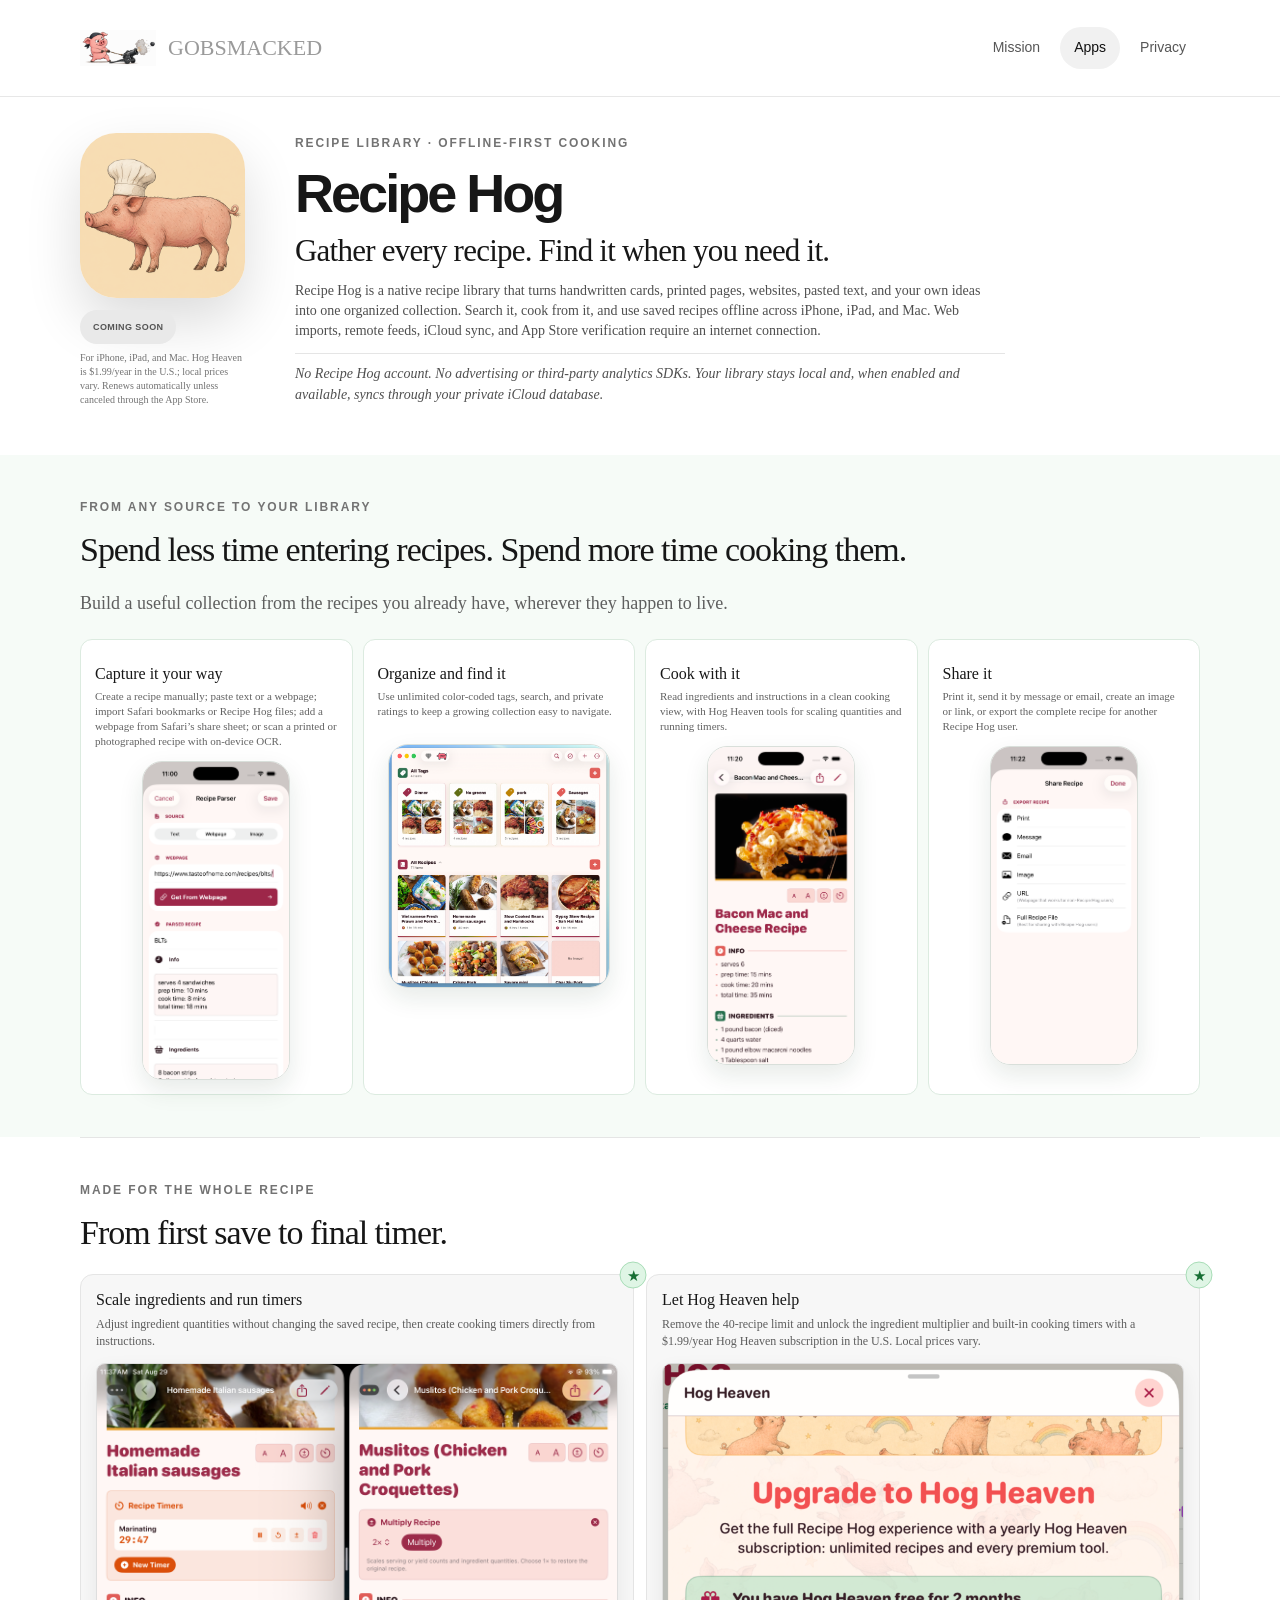
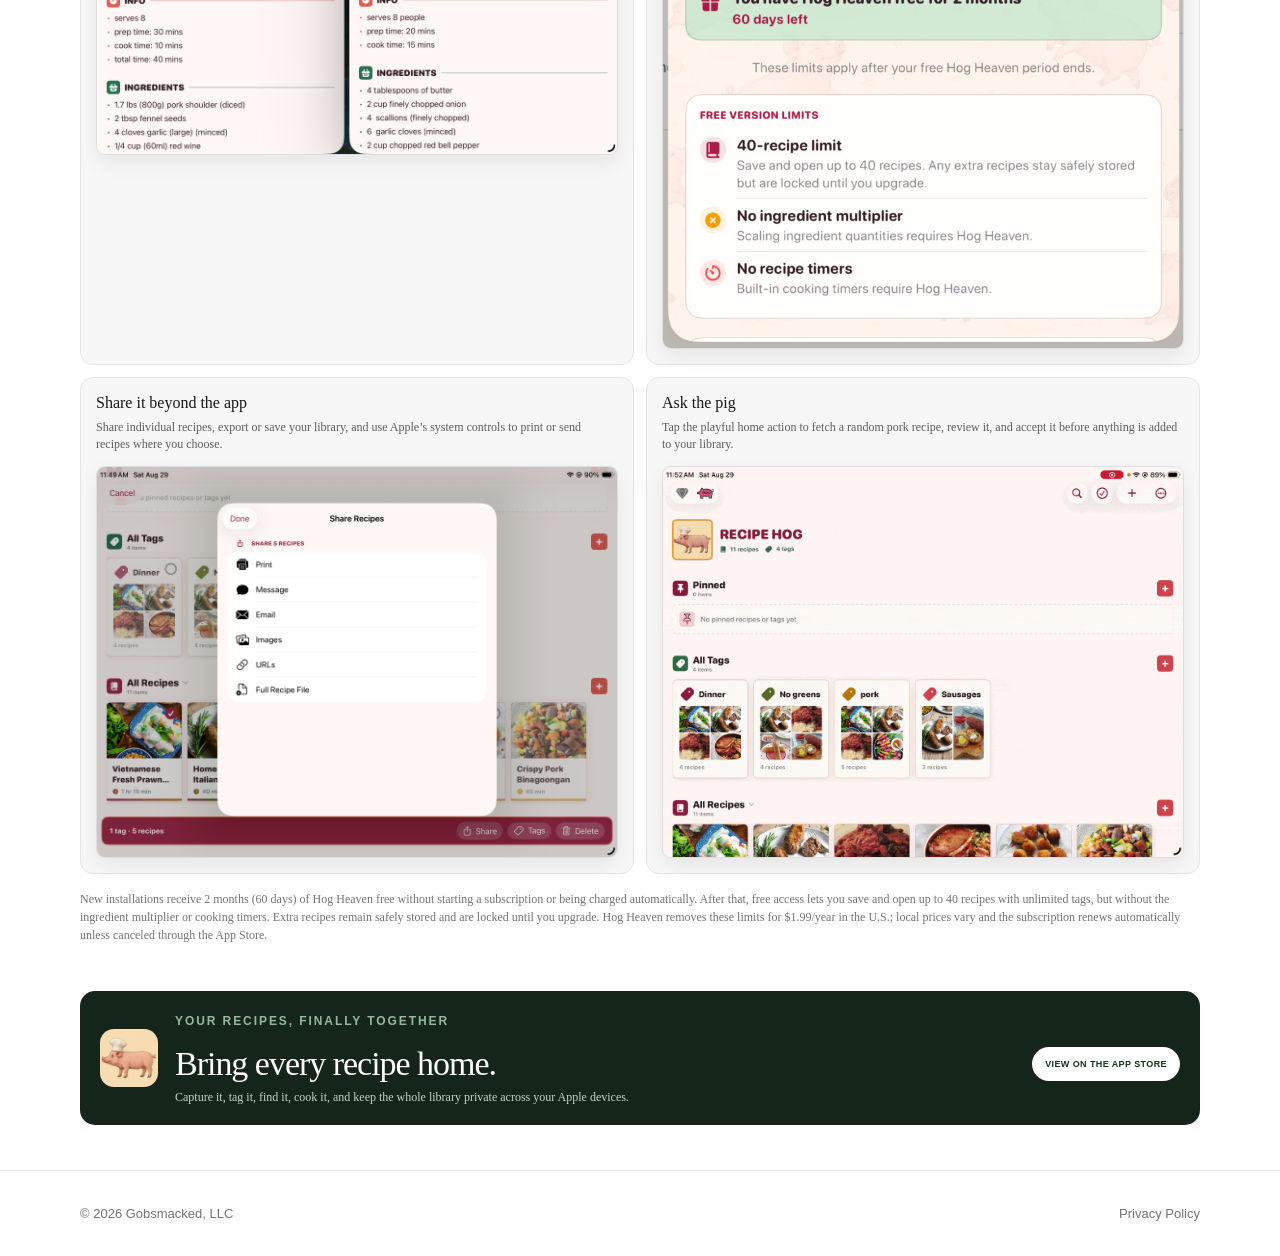
<file: apps/recipe-hog/index.html>
<!DOCTYPE html>
<html lang="en">
  <head>
    <meta charset="utf-8">
    <meta name="viewport" content="width=device-width, initial-scale=1">
    <meta name="description" content="Build a private, offline-first recipe library on iPhone, iPad, and Mac with webpage imports, on-device OCR, tags, search, scaling, timers, and iCloud sync.">
    <title>Recipe Hog | Private Recipe Organizer for iPhone, iPad and Mac</title>
    <link rel="stylesheet" href="../../styles.css?v=20260829-4">
    <script type="application/ld+json">
      {
        "@context": "https://schema.org",
        "@type": "SoftwareApplication",
        "name": "Recipe Hog",
        "applicationCategory": "LifestyleApplication",
        "operatingSystem": "iOS, iPadOS, macOS",
        "description": "A native recipe library with flexible imports, private iCloud sync, color-coded tags, ingredient scaling, cooking timers, and sharing tools.",
        "url": "https://gobsmackedapps.com/apps/recipe-hog/",
        "downloadUrl": "https://apps.apple.com/app/id6798717648",
        "offers": {
          "@type": "Offer",
          "price": "0",
          "priceCurrency": "USD"
        }
      }
    </script>
  </head>
  <body class="app-detail-page app-showcase-page recipe-hog-page">
    <header class="site-header">
      <div class="site-header-inner">
        <a class="brand" href="../../index.html" aria-label="Gobsmacked Apps home">
          <img src="../../other-images/logo.png" class="brand-logo" alt="">
          <span>GOBSMACKED</span>
        </a>
        <nav class="site-nav" aria-label="Main navigation">
          <a href="../../index.html">Mission</a>
          <a href="../index.html" aria-current="page">Apps</a>
          <a href="../../privacy/index.html">Privacy</a>
        </nav>
      </div>
    </header>

    <main>
      <section class="app-detail-hero page-shell">
        <div class="app-detail-product">
          <img src="../../app-icons/recipe-hog.png?v=20260829" class="app-detail-icon" alt="Recipe Hog app icon">
          <a class="app-detail-action" href="https://apps.apple.com/app/id6798717648" target="_blank" rel="noopener noreferrer" data-app-detail-id="6798717648" aria-label="Recipe Hog is coming soon">COMING SOON</a>
          <p class="app-detail-note">For iPhone, iPad, and Mac. Hog Heaven is $1.99/year in the U.S.; local prices vary. Renews automatically unless canceled through the App Store.</p>
        </div>
        <div class="app-detail-copy">
          <p class="eyebrow">RECIPE LIBRARY · OFFLINE-FIRST COOKING</p>
          <h1>Recipe Hog</h1>
          <h2>Gather every recipe. Find it when you need it.</h2>
          <p>Recipe Hog is a native recipe library that turns handwritten cards, printed pages, websites, pasted text, and your own ideas into one organized collection. Search it, cook from it, and use saved recipes offline across iPhone, iPad, and Mac. Web imports, remote feeds, iCloud sync, and App Store verification require an internet connection.</p>
          <p class="privacy-promise">No Recipe Hog account. No advertising or third-party analytics SDKs. Your library stays local and, when enabled and available, syncs through your private iCloud database.</p>
        </div>
      </section>

      <section class="app-content-section workflow-section">
        <div class="page-shell">
          <div class="section-heading">
            <p class="eyebrow">FROM ANY SOURCE TO YOUR LIBRARY</p>
            <h2>Spend less time entering recipes. Spend more time cooking them.</h2>
            <p>Build a useful collection from the recipes you already have, wherever they happen to live.</p>
          </div>
          <ul class="workflow-grid">
            <li>
              <h3>Capture it your way</h3>
              <p>Create a recipe manually; paste text or a webpage; import Safari bookmarks or Recipe Hog files; add a webpage from Safari’s share sheet; or scan a printed or photographed recipe with on-device OCR.</p>
              <img class="workflow-screen" src="./screens/recipe-parser.png" loading="lazy" alt="Recipe Hog Recipe Parser importing a recipe from a webpage">
            </li>
            <li>
              <h3>Organize and find it</h3>
              <p>Use unlimited color-coded tags, search, and private ratings to keep a growing collection easy to navigate.</p>
              <img class="workflow-screen workflow-screen-wide" src="./screens/organize.png" loading="lazy" alt="Recipe Hog library on Mac showing color-coded tags and organized recipe cards">
            </li>
            <li>
              <h3>Cook with it</h3>
              <p>Read ingredients and instructions in a clean cooking view, with Hog Heaven tools for scaling quantities and running timers.</p>
              <img class="workflow-screen" src="./screens/viewing-recipe.png" loading="lazy" alt="Recipe Hog cooking view showing a recipe with serving information and ingredients">
            </li>
            <li>
              <h3>Share it</h3>
              <p>Print it, send it by message or email, create an image or link, or export the complete recipe for another Recipe Hog user.</p>
              <img class="workflow-screen" src="./screens/sharing-recipe.png" loading="lazy" alt="Recipe Hog sharing options including print, message, email, image, URL, and full recipe file">
            </li>
          </ul>
        </div>
      </section>

      <section class="app-content-section difference-section page-shell">
        <div class="section-heading">
          <p class="eyebrow">MADE FOR THE WHOLE RECIPE</p>
          <h2>From first save to final timer.</h2>
        </div>
        <div class="difference-grid">
          <article class="has-premium">
            <span class="premium-marker" tabindex="0" aria-label="This feature requires Hog Heaven after the free period">★<span class="premium-tooltip" role="tooltip">Requires Hog Heaven after the free period</span></span>
            <h3>Scale ingredients and run timers</h3>
            <p>Adjust ingredient quantities without changing the saved recipe, then create cooking timers directly from instructions.</p>
            <img class="feature-screen" src="./screens/multiplier-and-timers.png" loading="lazy" alt="Recipe Hog on iPad showing a recipe timer and ingredient multiplier side by side">
          </article>
          <article class="has-premium">
            <span class="premium-marker" tabindex="0" aria-label="This feature requires Hog Heaven after the free period">★<span class="premium-tooltip" role="tooltip">Requires Hog Heaven after the free period</span></span>
            <h3>Let Hog Heaven help</h3>
            <p>Remove the 40-recipe limit and unlock the ingredient multiplier and built-in cooking timers with a $1.99/year Hog Heaven subscription in the U.S. Local prices vary.</p>
            <img class="feature-screen" src="./screens/hog-heaven-current.png" loading="lazy" alt="Recipe Hog Hog Heaven screen explaining the two-month complimentary period and annual subscription features">
          </article>
          <article>
            <h3>Share it beyond the app</h3>
            <p>Share individual recipes, export or save your library, and use Apple’s system controls to print or send recipes where you choose.</p>
            <img class="feature-screen" src="./screens/share-recipes.png" loading="lazy" alt="Recipe Hog on iPad showing options for sharing a selected group of recipes">
          </article>
          <article>
            <h3>Ask the pig</h3>
            <p>Tap the playful home action to fetch a random pork recipe, review it, and accept it before anything is added to your library.</p>
            <img class="feature-screen" src="./screens/punch-the-pig.gif" loading="lazy" alt="Animation of Recipe Hog fetching and presenting a random pork recipe for review">
          </article>
        </div>
        <p class="app-tier-note">New installations receive 2 months (60 days) of Hog Heaven free without starting a subscription or being charged automatically. After that, free access lets you save and open up to 40 recipes with unlimited tags, but without the ingredient multiplier or cooking timers. Extra recipes remain safely stored and are locked until you upgrade. Hog Heaven removes these limits for $1.99/year in the U.S.; local prices vary and the subscription renews automatically unless canceled through the App Store.</p>
      </section>

      <section class="app-final-cta page-shell">
        <img src="../../app-icons/recipe-hog.png?v=20260829" alt="" class="app-final-icon">
        <div>
          <p class="eyebrow">YOUR RECIPES, FINALLY TOGETHER</p>
          <h2>Bring every recipe home.</h2>
          <p class="cta-nowrap">Capture it, tag it, find it, cook it, and keep the whole library private across your Apple devices.</p>
        </div>
        <a class="app-detail-action" href="https://apps.apple.com/app/id6798717648" target="_blank" rel="noopener noreferrer">VIEW ON THE APP STORE</a>
      </section>
    </main>

    <footer class="site-footer">
      <div class="page-shell footer-inner">
        <p>© 2026 Gobsmacked, LLC</p>
        <a href="../../privacy/index.html">Privacy Policy</a>
      </div>
    </footer>
    <script src="../../script.js?v=20260824-2"></script>
  </body>
</html>
</file>
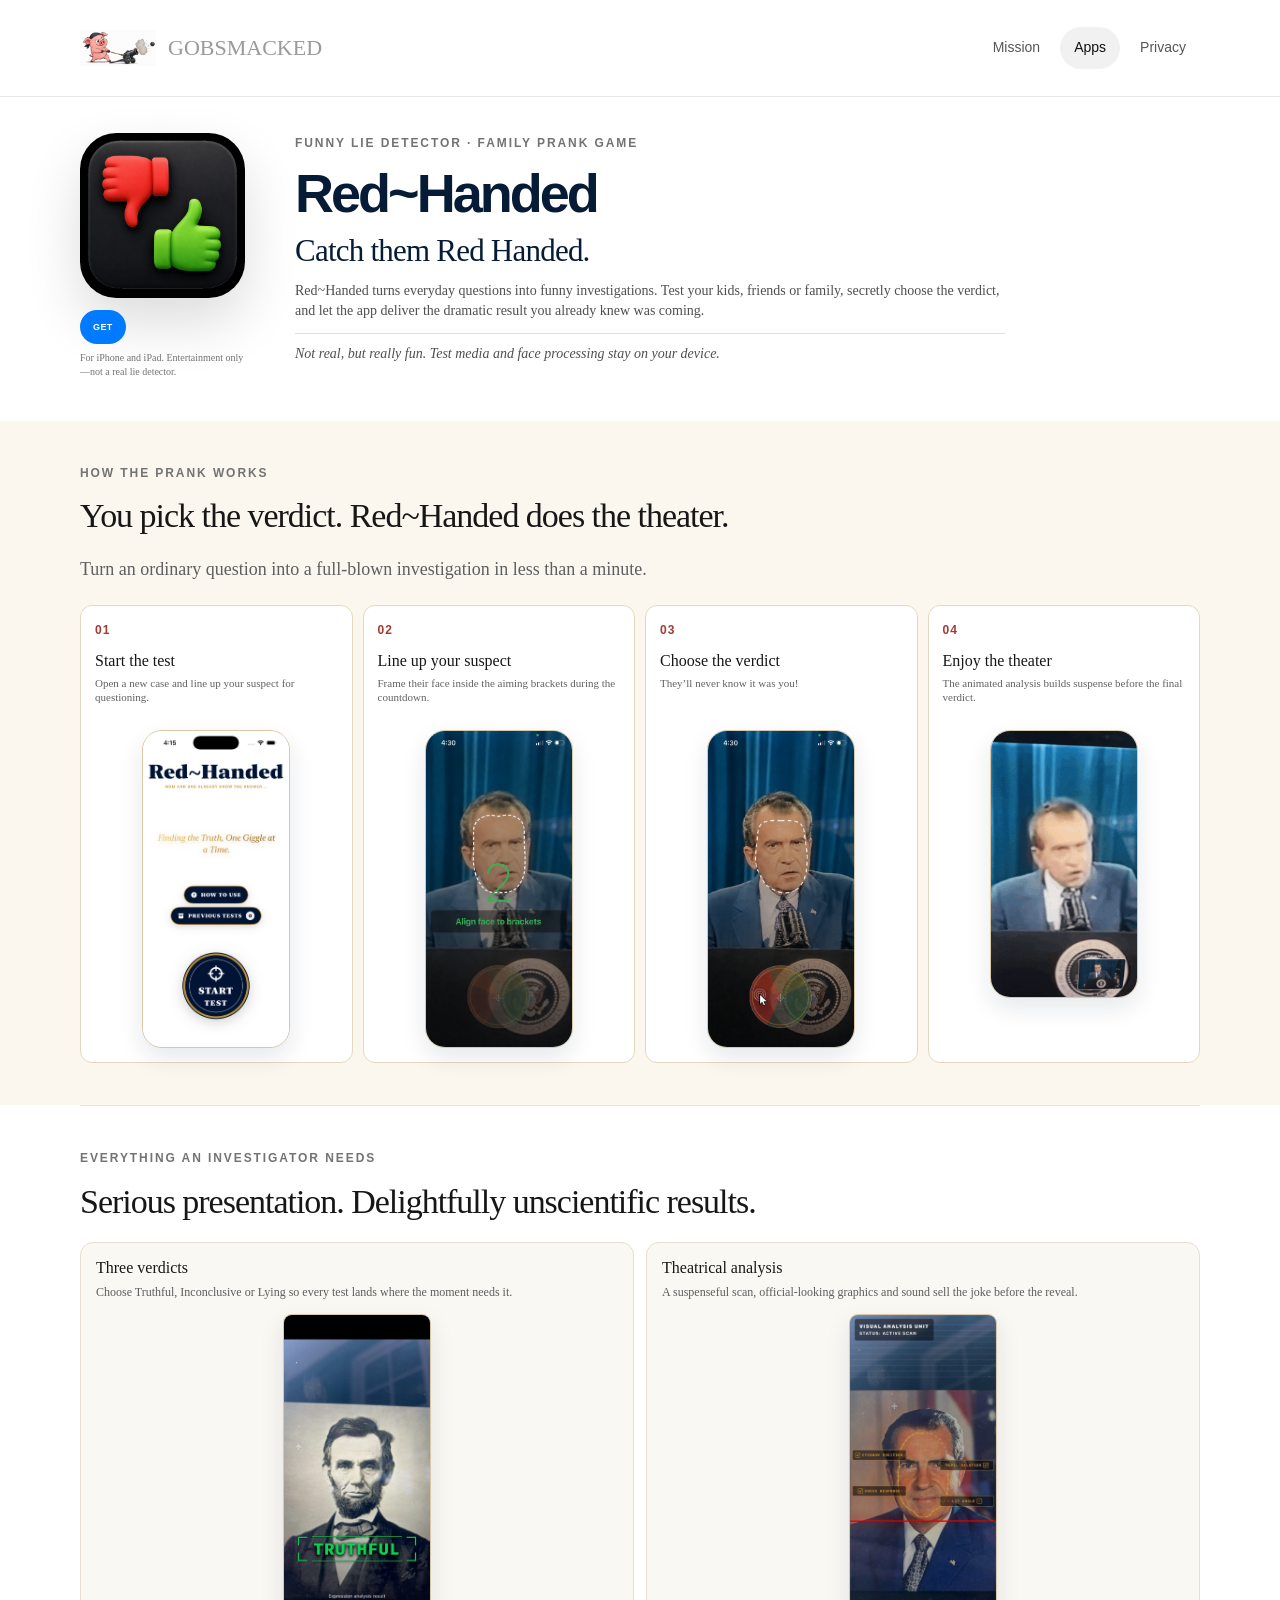
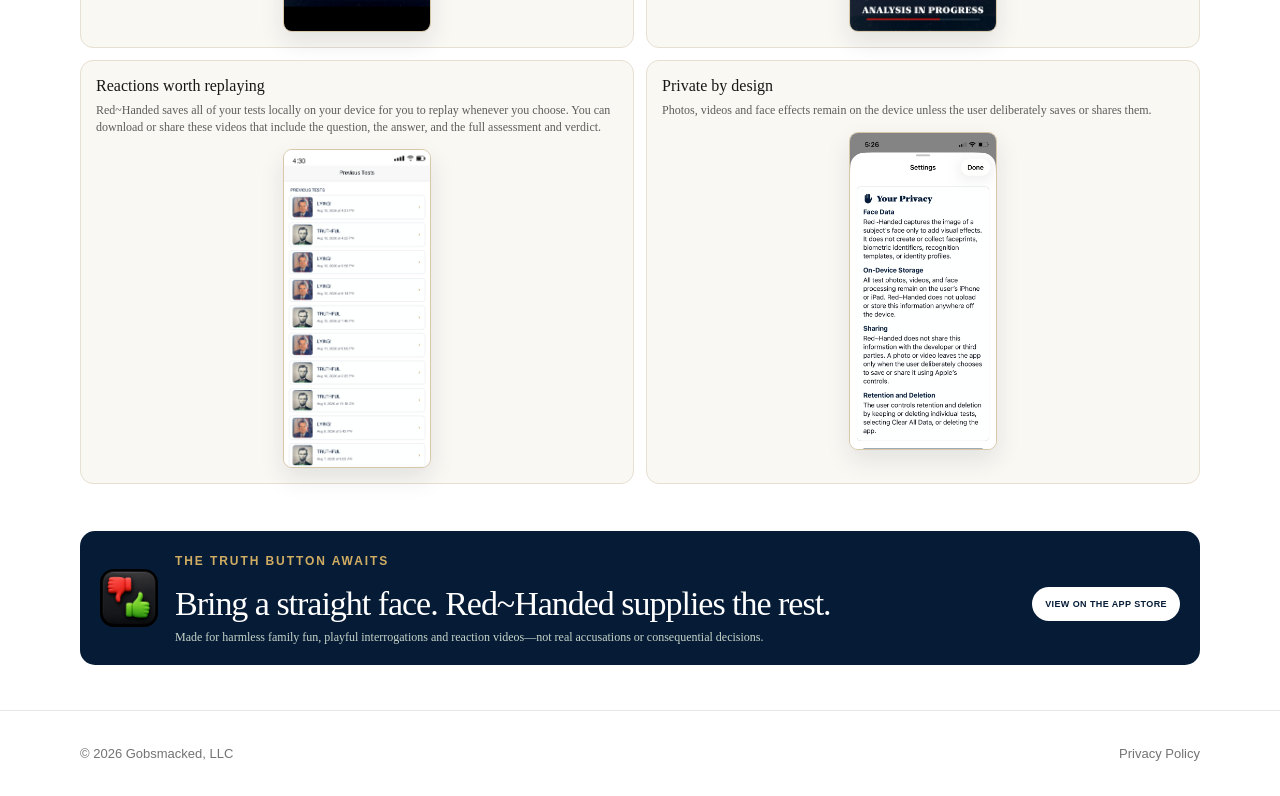
<file: apps/red-handed/index.html>
<!DOCTYPE html>
<html lang="en">
  <head>
    <meta charset="utf-8">
    <meta name="viewport" content="width=device-width, initial-scale=1">
    <meta name="description" content="Turn everyday questions into funny investigations with Red~Handed, the pretend lie detector prank app for kids, family and friends on iPhone and iPad.">
    <meta property="og:title" content="Red~Handed | Funny Lie Detector Prank App">
    <meta property="og:description" content="You pick the verdict. Red~Handed does the theater.">
    <meta property="og:image" content="https://gobsmackedapps.com/apps/red-handed/social-card.png">
    <meta property="og:type" content="website">
    <meta property="og:url" content="https://gobsmackedapps.com/apps/red-handed/">
    <title>Red~Handed App | Funny Lie Detector Prank Game</title>
    <link rel="stylesheet" href="../../styles.css?v=20260813-6">
    <script type="application/ld+json">
      {
        "@context": "https://schema.org",
        "@type": "SoftwareApplication",
        "name": "Red~Handed",
        "applicationCategory": "EntertainmentApplication",
        "operatingSystem": "iOS, iPadOS",
        "description": "A pretend lie detector prank app for playful family investigations, dramatic verdicts and funny reaction videos.",
        "url": "https://gobsmackedapps.com/apps/red-handed/",
        "downloadUrl": "https://apps.apple.com/app/id6794058831",
        "offers": {
          "@type": "Offer",
          "price": "0",
          "priceCurrency": "USD",
          "availability": "https://schema.org/InStock"
        }
      }
    </script>
  </head>
  <body class="app-detail-page app-showcase-page red-handed-page">
    <header class="site-header">
      <div class="site-header-inner">
        <a class="brand" href="../../index.html" aria-label="Gobsmacked Apps home">
          <img src="../../other-images/logo.png" class="brand-logo" alt="">
          <span>GOBSMACKED</span>
        </a>
        <nav class="site-nav" aria-label="Main navigation">
          <a href="../../index.html">Mission</a>
          <a href="../index.html" aria-current="page">Apps</a>
          <a href="../../privacy/index.html">Privacy</a>
        </nav>
      </div>
    </header>

    <main>
      <section class="app-detail-hero page-shell">
        <div class="app-detail-product">
          <img src="../../app-icons/red-handed.png" class="app-detail-icon" alt="Red~Handed app icon">
          <a class="app-detail-action is-available" href="https://apps.apple.com/app/id6794058831" target="_blank" rel="noopener noreferrer" data-app-detail-id="6794058831" aria-label="Get Red~Handed on the App Store">GET</a>
          <p class="app-detail-note">For iPhone and iPad. Entertainment only—not a real lie detector.</p>
        </div>
        <div class="app-detail-copy">
          <p class="eyebrow">FUNNY LIE DETECTOR · FAMILY PRANK GAME</p>
          <h1>Red~Handed</h1>
          <h2>Catch them Red Handed.</h2>
          <p>Red~Handed turns everyday questions into funny investigations. Test your kids, friends or family, secretly choose the verdict, and let the app deliver the dramatic result you already knew was coming.</p>
          <p class="privacy-promise">Not real, but really fun. Test media and face processing stay on your device.</p>
        </div>
      </section>

      <section class="app-content-section workflow-section">
        <div class="page-shell">
          <div class="section-heading">
            <p class="eyebrow">HOW THE PRANK WORKS</p>
            <h2>You pick the verdict. Red~Handed does the theater.</h2>
            <p>Turn an ordinary question into a full-blown investigation in less than a minute.</p>
          </div>
          <ol class="workflow-grid">
            <li>
              <span class="step-number">01</span>
              <h3>Start the test</h3>
              <p>Open a new case and line up your suspect for questioning.</p>
              <img class="workflow-screen" src="./screens/home.png" loading="lazy" alt="Red~Handed funny lie detector app home screen with Start Test button">
            </li>
            <li>
              <span class="step-number">02</span>
              <h3>Line up your suspect</h3>
              <p>Frame their face inside the aiming brackets during the countdown.</p>
              <img class="workflow-screen" src="./screens/align-face.png" loading="lazy" alt="Red~Handed camera screen prompting the operator to align a face inside the brackets">
            </li>
            <li>
              <span class="step-number">03</span>
              <h3>Choose the verdict</h3>
              <p>They’ll never know it was you!</p>
              <img class="workflow-screen" src="./screens/choose-verdict.png" loading="lazy" alt="Red~Handed color wheel used to secretly choose the pretend verdict">
            </li>
            <li>
              <span class="step-number">04</span>
              <h3>Enjoy the theater</h3>
              <p>The animated analysis builds suspense before the final verdict.</p>
              <img class="workflow-screen" src="./screens/analysis-example.gif" loading="lazy" alt="Animated example of a Red~Handed test subject during the theatrical analysis">
            </li>
          </ol>
        </div>
      </section>

      <section class="app-content-section difference-section page-shell">
        <div class="section-heading">
          <p class="eyebrow">EVERYTHING AN INVESTIGATOR NEEDS</p>
          <h2>Serious presentation. Delightfully unscientific results.</h2>
        </div>
        <div class="difference-grid">
          <article>
            <h3>Three verdicts</h3>
            <p>Choose Truthful, Inconclusive or Lying so every test lands where the moment needs it.</p>
            <img class="feature-screen" src="./screens/truthful-verdict.png" loading="lazy" alt="Red~Handed app displaying a green Truthful verdict">
          </article>
          <article>
            <h3>Theatrical analysis</h3>
            <p>A suspenseful scan, official-looking graphics and sound sell the joke before the reveal.</p>
            <img class="feature-screen" src="./screens/analysis.png" loading="lazy" alt="Red~Handed theatrical face analysis screen during a pretend lie detector test">
          </article>
          <article>
            <h3>Reactions worth replaying</h3>
            <p>Red~Handed saves all of your tests locally on your device for you to replay whenever you choose. You can download or share these videos that include the question, the answer, and the full assessment and verdict.</p>
            <img class="feature-screen" src="./screens/previous-tests.png" loading="lazy" alt="Red~Handed Previous Tests screen showing locally saved Truthful and Lying results">
          </article>
          <article>
            <h3>Private by design</h3>
            <p>Photos, videos and face effects remain on the device unless the user deliberately saves or shares them.</p>
            <img class="feature-screen" src="./screens/privacy.png" loading="lazy" alt="Red~Handed privacy screen explaining face data, on-device storage, sharing and deletion">
          </article>
        </div>
      </section>

      <section class="app-final-cta page-shell">
        <img src="../../app-icons/red-handed.png" alt="" class="app-final-icon">
        <div>
          <p class="eyebrow">THE TRUTH BUTTON AWAITS</p>
          <h2>Bring a straight face. Red~Handed supplies the rest.</h2>
          <p class="cta-nowrap">Made for harmless family fun, playful interrogations and reaction videos—not real accusations or consequential decisions.</p>
        </div>
        <a class="app-detail-action is-available" href="https://apps.apple.com/app/id6794058831" target="_blank" rel="noopener noreferrer">VIEW ON THE APP STORE</a>
      </section>
    </main>

    <footer class="site-footer">
      <div class="page-shell footer-inner">
        <p>© 2026 Gobsmacked, LLC</p>
        <a href="../../privacy/index.html">Privacy Policy</a>
      </div>
    </footer>
    <script src="../../script.js"></script>
  </body>
</html>
</file>
<file: styles.css>
:root {
  --ink: #171717;
  --muted: #737373;
  --soft: #f7f7f7;
  --line: #e5e5e5;
  --blue: #007aff;
}

* {
  box-sizing: border-box;
}

html {
  scroll-behavior: smooth;
}

body {
  margin: 0;
  color: var(--ink);
  background: #fff;
  font-family: Georgia, "Times New Roman", serif;
  font-size: 16px;
  line-height: 1.7;
}

img {
  max-width: 100%;
}

a {
  color: inherit;
}

.page-shell {
  width: min(1120px, calc(100% - 48px));
  margin-inline: auto;
}

.narrow-shell {
  width: min(800px, calc(100% - 48px));
}

.site-header {
  position: sticky;
  z-index: 20;
  top: 0;
  border-bottom: 1px solid rgba(229, 229, 229, 0.9);
  background: rgba(255, 255, 255, 0.94);
  backdrop-filter: blur(14px);
}

.site-header-inner {
  display: flex;
  align-items: center;
  justify-content: space-between;
  width: min(1120px, calc(100% - 48px));
  min-height: 96px;
  margin-inline: auto;
  gap: 32px;
}

.brand {
  display: inline-flex;
  align-items: center;
  gap: 12px;
  color: #9a9a9a;
  font-size: 22px;
  line-height: 1;
  text-decoration: none;
  white-space: nowrap;
}

.brand-logo {
  width: 76px;
  height: 76px;
  object-fit: contain;
}

.site-nav {
  display: flex;
  align-items: center;
  gap: 6px;
  font-family: -apple-system, BlinkMacSystemFont, "Segoe UI", sans-serif;
  font-size: 14px;
}

.site-nav a {
  padding: 9px 14px;
  border-radius: 999px;
  color: #565656;
  text-decoration: none;
  transition: color 0.2s, background 0.2s;
}

.site-nav a:hover,
.site-nav a[aria-current="page"] {
  color: #111;
  background: #f1f1f1;
}

.eyebrow {
  margin: 0 0 14px;
  color: var(--muted);
  font-family: -apple-system, BlinkMacSystemFont, "Segoe UI", sans-serif;
  font-size: 12px;
  font-weight: 700;
  letter-spacing: 0.16em;
}

.mission-hero,
.page-hero {
  padding-top: 90px;
  padding-bottom: 58px;
}

.mission-hero h1,
.page-hero h1 {
  max-width: 930px;
  margin: 0;
  font-size: clamp(42px, 6.3vw, 70px);
  font-weight: 400;
  letter-spacing: -0.035em;
  line-height: 1.04;
}

.page-hero h1 {
  max-width: 760px;
}

.hero-copy {
  max-width: 720px;
  margin: 28px 0 0;
  color: #555;
  font-size: clamp(18px, 2.25vw, 24px);
  line-height: 1.45;
}

.mission-intro {
  padding: 16px 0 79px;
  border-bottom: 1px solid var(--line);
  font-size: 20px;
  line-height: 1.7;
}

.mission-intro p {
  margin: 0;
}

.principles-section {
  padding: 90px 0;
}

.section-heading {
  max-width: 720px;
  margin-bottom: 41px;
}

.section-heading h2,
.contact-strip h2 {
  margin: 0;
  font-size: clamp(31px, 4.05vw, 45px);
  font-weight: 400;
  letter-spacing: -0.025em;
  line-height: 1.15;
}

.principles-grid {
  display: grid;
  grid-template-columns: repeat(3, 1fr);
  gap: 20px;
}

.principle-card {
  min-height: 280px;
  padding: 27px;
  border: 1px solid var(--line);
  border-radius: 20px;
  background: var(--soft);
}

.principle-number {
  color: #aaa;
  font-family: -apple-system, BlinkMacSystemFont, "Segoe UI", sans-serif;
  font-size: 13px;
}

.principle-card h3 {
  margin: 38px 0 13px;
  font-size: 23px;
  font-weight: 400;
  line-height: 1.2;
}

.principle-card p {
  margin: 0;
  color: #5f5f5f;
  font-size: 14px;
  line-height: 1.65;
}

.mission-closing {
  padding: 13px 0 108px;
  text-align: center;
}

.mission-closing blockquote {
  margin: 0 0 34px;
  font-size: clamp(23px, 3.15vw, 34px);
  line-height: 1.45;
}

.text-link {
  color: var(--blue);
  font-family: -apple-system, BlinkMacSystemFont, "Segoe UI", sans-serif;
  font-size: 16px;
  font-weight: 600;
  text-decoration: none;
}

.text-link:hover {
  text-decoration: underline;
}

.catalog-section {
  padding: 27px 0 99px;
}

.catalog-heading {
  display: flex;
  align-items: end;
  justify-content: space-between;
  max-width: none;
  gap: 40px;
  scroll-margin-top: 112px;
}

.catalog-heading > p {
  max-width: 390px;
  margin: 0 0 4px;
  color: var(--muted);
}

.apps-grid {
  display: grid;
  grid-template-columns: repeat(2, minmax(0, 1fr));
  gap: 20px;
}

.app-category-list {
  display: grid;
  gap: 52px;
}

.app-category-heading {
  display: flex;
  align-items: end;
  justify-content: space-between;
  gap: 28px;
  margin: 0 0 16px;
  padding-bottom: 10px;
  border-bottom: 1px solid var(--line);
}

.app-category-title {
  margin: 0;
  font-size: clamp(22px, 2.7vw, 30px);
  font-weight: 400;
  letter-spacing: -0.02em;
  line-height: 1.2;
}

.app-category-description {
  max-width: 560px;
  margin: 0;
  color: var(--muted);
  font-size: 13px;
  line-height: 1.5;
}

.catalog-error {
  margin: 0;
  padding: 24px;
  border: 1px solid var(--line);
  border-radius: 16px;
  color: var(--muted);
  background: var(--soft);
}

.catalog-loading {
  margin: 0;
  color: var(--muted);
}

.app-store-item {
  display: flex;
  align-items: center;
  min-height: 122px;
  gap: 16px;
  padding: 22px;
  border: 1px solid var(--line);
  border-radius: 20px;
  color: inherit;
  background: var(--soft);
  font-family: -apple-system, BlinkMacSystemFont, "Segoe UI", sans-serif;
  text-decoration: none;
  transition: background 0.2s, transform 0.2s;
}

.app-store-item:hover {
  background: #efefef;
  transform: translateY(-1px);
}

.app-icon {
  width: 68px;
  height: 68px;
  border-radius: 17px;
  flex-shrink: 0;
}

.app-info {
  flex: 1;
  min-width: 0;
}

.app-name {
  font-size: 17px;
  font-weight: 650;
  line-height: 1.2;
}

.app-description {
  margin-top: 7px;
  color: #707070;
  font-size: 12px;
  line-height: 1.45;
}

.app-card-arrow {
  flex-shrink: 0;
  color: #9a9a9a;
  font-size: 24px;
  line-height: 1;
  transition: color 0.2s, transform 0.2s;
}

.app-store-item:hover .app-card-arrow {
  color: var(--blue);
  transform: translateX(3px);
}

.app-detail-hero {
  display: grid;
  grid-template-columns: minmax(220px, 310px) minmax(0, 1fr);
  gap: clamp(48px, 8vw, 100px);
  padding-top: 96px;
  padding-bottom: 105px;
}

.app-detail-product {
  align-self: start;
}

.app-detail-icon {
  display: block;
  width: 100%;
  border-radius: 24%;
  box-shadow: 0 24px 55px rgba(0, 0, 0, 0.14);
}

.app-detail-action {
  display: inline-flex;
  align-items: center;
  justify-content: center;
  min-height: 44px;
  margin-top: 24px;
  padding: 10px 18px;
  border-radius: 999px;
  color: #555;
  background: #e9e9e9;
  font-family: -apple-system, BlinkMacSystemFont, "Segoe UI", sans-serif;
  font-size: 12px;
  font-weight: 750;
  letter-spacing: 0.045em;
  line-height: 1;
  text-decoration: none;
}

.app-detail-action.is-available {
  color: #fff;
  background: var(--blue);
}

.app-detail-note {
  margin: 14px 0 0;
  color: var(--muted);
  font-size: 13px;
  line-height: 1.5;
}

.app-detail-copy h1 {
  margin: 0;
  font-family: -apple-system, BlinkMacSystemFont, "Segoe UI", sans-serif;
  font-size: clamp(50px, 7vw, 82px);
  font-weight: 800;
  letter-spacing: -0.055em;
  line-height: 0.98;
}

.app-detail-copy h2 {
  max-width: 690px;
  margin: 28px 0 26px;
  font-size: clamp(29px, 3.7vw, 44px);
  font-weight: 400;
  letter-spacing: -0.025em;
  line-height: 1.17;
}

.app-detail-copy > p:not(.eyebrow) {
  max-width: 710px;
  margin: 0 0 16px;
  color: #4f4f4f;
  font-size: 19px;
  line-height: 1.65;
}

.app-detail-copy .privacy-promise {
  margin-top: 27px;
  padding-top: 22px;
  border-top: 1px solid var(--line);
  color: #277b42;
  font-size: 15px;
  font-style: italic;
}

.app-content-section {
  padding-top: 100px;
  padding-bottom: 100px;
}

.app-content-section h2,
.app-gallery-section h2,
.app-final-cta h2 {
  margin: 0;
  font-size: clamp(35px, 4.6vw, 52px);
  font-weight: 400;
  letter-spacing: -0.03em;
  line-height: 1.13;
}

.app-content-intro {
  border-top: 1px solid var(--line);
}

.question-grid,
.difference-grid {
  display: grid;
  grid-template-columns: repeat(2, minmax(0, 1fr));
  gap: 20px;
}

.question-grid article,
.difference-grid article {
  padding: 30px;
  border: 1px solid var(--line);
  border-radius: 20px;
  background: var(--soft);
}

.question-grid h3,
.difference-grid h3,
.feature-panel h3 {
  margin: 0 0 12px;
  font-size: 23px;
  font-weight: 400;
  line-height: 1.3;
}

.question-grid p,
.difference-grid p {
  margin: 0;
  color: #5d5d5d;
  font-size: 15px;
  line-height: 1.65;
}

.workflow-section,
.scenario-section {
  background: #f6fbf7;
}

.section-heading > p:last-child {
  color: #5f5f5f;
  font-size: 18px;
}

.workflow-grid {
  display: grid;
  grid-template-columns: repeat(4, minmax(0, 1fr));
  gap: 18px;
  margin: 0;
  padding: 0;
  list-style: none;
  counter-reset: none;
}

.workflow-grid li {
  margin: 0;
  padding: 27px;
  border: 1px solid #dcebe0;
  border-radius: 18px;
  background: #fff;
}

.workflow-grid span {
  color: #26b957;
  font-family: -apple-system, BlinkMacSystemFont, "Segoe UI", sans-serif;
  font-size: 12px;
  font-weight: 750;
  letter-spacing: 0.1em;
}

.workflow-grid h3 {
  margin: 32px 0 12px;
  font-size: 20px;
  font-weight: 400;
  line-height: 1.3;
}

.workflow-grid p {
  margin: 0;
  color: #626262;
  font-size: 14px;
  line-height: 1.6;
}

.app-gallery-section {
  padding-top: 108px;
  padding-bottom: 115px;
}

.gallery-heading {
  display: flex;
  align-items: end;
  justify-content: space-between;
  gap: 50px;
  margin-bottom: 45px;
}

.gallery-heading > p {
  max-width: 360px;
  margin: 0 0 5px;
  color: var(--muted);
}

.app-gallery {
  display: flex;
  gap: 30px;
  overflow-x: auto;
  padding: 10px 4px 28px;
  scroll-snap-type: x mandatory;
  scrollbar-color: #c9c9c9 transparent;
}

.gallery-phone {
  position: relative;
  flex: 0 0 min(310px, 78vw);
  aspect-ratio: 1 / 2;
  margin: 0;
  scroll-snap-align: start;
}

.gallery-phone-screen {
  position: absolute;
  z-index: 1;
  top: 2.8%;
  right: 7.1%;
  bottom: 4.25%;
  left: 8.1%;
  overflow: hidden;
  border-radius: 13% / 6%;
  background: #000;
}

.gallery-phone-screen img {
  width: 100%;
  height: 100%;
  object-fit: cover;
}

.gallery-phone-frame {
  position: absolute;
  z-index: 2;
  inset: 0;
  width: 100%;
  height: 100%;
  pointer-events: none;
}

.gallery-phone figcaption {
  position: absolute;
  z-index: 3;
  bottom: -34px;
  left: 0;
  width: 100%;
  color: #666;
  font-family: -apple-system, BlinkMacSystemFont, "Segoe UI", sans-serif;
  font-size: 12px;
  text-align: center;
}

.scenario-layout,
.feature-split {
  display: grid;
  grid-template-columns: minmax(0, 0.9fr) minmax(0, 1.1fr);
  align-items: start;
  gap: clamp(50px, 8vw, 110px);
}

.scenario-layout > div > p:last-child,
.feature-split > div > p {
  color: #5e5e5e;
  font-size: 18px;
}

.scenario-list {
  display: grid;
  gap: 12px;
  margin: 0;
  padding: 0;
  list-style: none;
}

.scenario-list li {
  margin: 0;
  padding: 16px 19px;
  border: 1px solid #dcebe0;
  border-radius: 12px;
  background: #fff;
}

.feature-panel {
  padding: 32px;
  border-radius: 20px;
  color: #fff;
  background: #16251a;
}

.feature-panel ul {
  margin: 22px 0 0;
  padding-left: 21px;
}

.feature-panel li {
  margin: 10px 0;
}

.difference-section {
  border-top: 1px solid var(--line);
}

.faq-section {
  padding-top: 30px;
}

.faq-list {
  margin-top: 38px;
  border-top: 1px solid var(--line);
}

.faq-list details {
  border-bottom: 1px solid var(--line);
}

.faq-list summary {
  padding: 22px 38px 22px 0;
  cursor: pointer;
  font-size: 19px;
  font-weight: 600;
}

.faq-list details p {
  max-width: 800px;
  margin: -4px 0 24px;
  color: #5c5c5c;
}

.app-final-cta {
  display: grid;
  grid-template-columns: 100px minmax(0, 1fr) auto;
  align-items: center;
  gap: 30px;
  margin-top: 20px;
  margin-bottom: 110px;
  padding: 42px;
  border-radius: 24px;
  color: #fff;
  background: #16251a;
}

.app-final-icon {
  width: 100px;
  height: 100px;
  border-radius: 23px;
}

.app-final-cta .eyebrow {
  color: #94b99e;
}

.app-final-cta h2 {
  font-size: clamp(29px, 3.8vw, 42px);
}

.app-final-cta p:not(.eyebrow) {
  max-width: 620px;
  margin: 12px 0 0;
  color: #c6d4c9;
}

.app-final-cta .app-detail-action {
  margin: 0;
  color: #11351c;
  background: #fff;
}

/* Shared app-page package: compact hero, content grids, screenshots and closing CTA. */
.app-showcase-page .app-detail-hero {
  grid-template-columns: 165px minmax(0, 1fr);
  gap: clamp(26px, 4.5vw, 50px);
  padding-top: 36px;
  padding-bottom: 42px;
}

.app-showcase-page .app-detail-icon {
  border-radius: 22%;
}

.app-showcase-page .app-detail-action {
  min-height: 34px;
  margin-top: 12px;
  padding: 7px 13px;
  font-size: 9px;
}

.app-showcase-page .app-detail-product .app-detail-action.is-available {
  color: #fff;
  background: var(--blue);
}

.app-showcase-page .app-detail-note {
  margin-top: 7px;
  font-size: 10px;
  line-height: 1.4;
}

.app-showcase-page .app-detail-copy h1 {
  font-size: clamp(38px, 4.8vw, 54px);
}

.app-showcase-page .app-detail-copy h2 {
  margin: 13px 0 11px;
  font-size: clamp(22px, 2.8vw, 31px);
}

.app-showcase-page .app-detail-copy > p:not(.eyebrow) {
  margin-bottom: 8px;
  font-size: 14px;
  line-height: 1.45;
}

.app-showcase-page .app-detail-copy .privacy-promise {
  margin-top: 12px;
  padding-top: 10px;
  font-size: 11px;
}

.app-showcase-page .app-gallery-section {
  padding-top: 54px;
  padding-bottom: 62px;
  border-top: 1px solid var(--line);
}

.app-showcase-page .gallery-heading {
  margin-bottom: 25px;
}

.app-showcase-page .app-gallery {
  gap: 24px;
  padding-bottom: 24px;
}

.app-showcase-page .gallery-phone {
  flex-basis: min(230px, 68vw);
}

.app-showcase-page .gallery-phone figcaption {
  bottom: -27px;
  font-size: 11px;
}

.app-showcase-page .app-content-section {
  padding-top: 42px;
  padding-bottom: 42px;
}

.app-showcase-page .app-content-section h2,
.app-showcase-page .app-gallery-section h2,
.app-showcase-page .app-final-cta h2 {
  font-size: clamp(25px, 3.2vw, 34px);
}

.app-showcase-page .section-heading {
  max-width: none;
  margin-bottom: 21px;
}

.app-showcase-page .section-nowrap {
  max-width: none;
  white-space: nowrap;
}

.app-showcase-page .question-grid,
.app-showcase-page .difference-grid {
  gap: 12px;
}

.app-showcase-page .question-grid article,
.app-showcase-page .difference-grid article {
  padding: 15px;
  border-radius: 13px;
}

.app-showcase-page .question-grid h3,
.app-showcase-page .difference-grid h3 {
  margin-bottom: 5px;
  font-size: 16px;
}

.app-showcase-page .question-grid p,
.app-showcase-page .difference-grid p {
  font-size: 12px;
  line-height: 1.42;
}

.app-showcase-page .app-tier-note {
  margin: 16px 0 0;
  color: var(--muted);
  font-size: 12px;
  line-height: 1.5;
}

.app-showcase-page .workflow-grid {
  gap: 10px;
}

.app-showcase-page .workflow-grid li {
  display: flex;
  flex-direction: column;
  padding: 14px;
  border-radius: 12px;
}

.app-showcase-page .workflow-grid h3 {
  margin: 10px 0 4px;
  font-size: 16px;
}

.app-showcase-page .workflow-grid p {
  min-height: 3.9em;
  font-size: 11px;
  line-height: 1.35;
}

.app-showcase-page .workflow-screen {
  display: block;
  flex: 0 0 auto;
  align-self: center;
  width: min(100%, 148px);
  height: auto;
  aspect-ratio: auto;
  margin: 12px auto 0;
  border: 1px solid #d9dfda;
  border-radius: 20px;
  box-shadow: 0 10px 24px rgba(18, 61, 30, 0.1);
}

.app-showcase-page .workflow-screen-wide {
  width: min(100%, 222px);
}

.app-showcase-page .feature-screen {
  display: block;
  width: 100%;
  height: auto;
  aspect-ratio: auto;
  margin-top: 13px;
  border: 1px solid #dedede;
  border-radius: 9px;
  box-shadow: 0 8px 20px rgba(0, 0, 0, 0.07);
}

.app-showcase-page .has-premium {
  position: relative;
}

.app-showcase-page .has-premium > .premium-marker {
  position: absolute;
  z-index: 4;
  top: 0;
  right: 0;
  display: inline-flex;
  align-items: center;
  justify-content: center;
  width: 27px;
  height: 27px;
  border: 1px solid #a8ddb7;
  border-radius: 50%;
  color: #176f34;
  background: #dff5e5;
  cursor: help;
  font-family: -apple-system, BlinkMacSystemFont, "Segoe UI", sans-serif;
  font-size: 15px;
  line-height: 1;
  transform: translate(50%, -50%);
}

.app-showcase-page .has-premium > .premium-marker:focus {
  outline: 2px solid rgba(37, 185, 87, 0.35);
  outline-offset: 2px;
}

.app-showcase-page .has-premium > .premium-marker .premium-tooltip {
  position: absolute;
  z-index: 10;
  bottom: calc(100% + 8px);
  right: -7px;
  width: max-content;
  max-width: 190px;
  padding: 7px 9px;
  border-radius: 7px;
  color: #fff;
  background: #176f34;
  box-shadow: 0 6px 18px rgba(0, 0, 0, 0.16);
  font-size: 11px;
  font-weight: 600;
  letter-spacing: normal;
  line-height: 1.25;
  opacity: 0;
  pointer-events: none;
  text-align: center;
  transform: translateY(4px);
  transition: opacity 0.16s, transform 0.16s;
}

.app-showcase-page .has-premium > .premium-marker:hover .premium-tooltip,
.app-showcase-page .has-premium > .premium-marker:focus .premium-tooltip {
  opacity: 1;
  transform: translateY(0);
}

.app-showcase-page .faq-section {
  padding-top: 15px;
}

.app-showcase-page .faq-list {
  margin-top: 24px;
}

.app-showcase-page .faq-list summary {
  padding-top: 15px;
  padding-bottom: 15px;
  font-size: 16px;
}

.app-showcase-page .faq-list details p {
  margin-bottom: 17px;
  font-size: 14px;
}

.app-showcase-page .app-final-cta {
  grid-template-columns: 58px minmax(0, 1fr) auto;
  gap: 17px;
  margin-top: 5px;
  margin-bottom: 45px;
  padding: 20px;
  border-radius: 15px;
}

.app-showcase-page .app-final-icon {
  width: 58px;
  height: 58px;
  border-radius: 14px;
}

.app-showcase-page .app-final-cta p:not(.eyebrow) {
  margin-top: 5px;
  font-size: 12px;
  line-height: 1.38;
}

.app-showcase-page .app-final-cta .cta-nowrap {
  max-width: none;
  white-space: nowrap;
}

/* Red~Handed theme: shared structure with an evidence-board palette. */
.red-handed-page {
  --red-handed-navy: #061c36;
  --red-handed-cream: #fbf7ef;
  --red-handed-gold: #c79531;
  --red-handed-red: #a23c35;
}

.red-handed-page .app-detail-copy h1,
.red-handed-page .app-detail-copy h2 {
  color: var(--red-handed-navy);
}

.red-handed-page .privacy-promise {
  color: #76551c;
  border-top-color: #eadfc8;
}

.red-handed-page .workflow-section {
  background: var(--red-handed-cream);
}

.red-handed-page .workflow-grid li {
  border-color: #e5d8be;
}

.red-handed-page .workflow-grid .step-number {
  color: var(--red-handed-red);
}

.red-handed-page .workflow-screen,
.red-handed-page .feature-screen {
  width: min(100%, 148px);
  height: auto;
  aspect-ratio: auto;
  margin-right: auto;
  margin-left: auto;
  border-color: #d8c8aa;
  background: #fff;
  box-shadow: 0 10px 24px rgba(6, 28, 54, 0.1);
}

.red-handed-page .difference-grid article {
  border-color: #e6dfd2;
  background: #faf8f3;
}

.red-handed-page .app-final-cta {
  background: var(--red-handed-navy);
}

.red-handed-page .app-final-cta .eyebrow {
  color: #d1ad63;
}

.red-handed-page .app-final-cta .app-detail-action {
  color: var(--red-handed-navy);
  background: #fff;
}

/* Eye on the Sky theme: radar green, warm bronze, and restrained flight imagery. */
.eye-on-the-sky-page {
  --eye-green: #166b3d;
  --eye-deep-green: #0b3d28;
  --eye-bronze: #a97837;
  --eye-cream: #faf7f0;
}

.eye-on-the-sky-page .app-detail-hero {
  grid-template-columns: 165px minmax(0, 1fr) minmax(150px, 190px);
  gap: clamp(22px, 3vw, 38px);
}

.eye-on-the-sky-page .app-detail-copy h1,
.eye-on-the-sky-page .app-detail-copy h2 {
  color: #171711;
}

.eye-on-the-sky-page .privacy-promise {
  color: var(--eye-green);
  border-top-color: #d8e5db;
}

.eye-hero-shot {
  align-self: center;
  margin: 0;
}

.eye-hero-shot img {
  display: block;
  width: 100%;
  height: auto;
  border: 1px solid #d8d4ca;
  border-radius: 22px;
  box-shadow: 0 16px 34px rgba(10, 35, 23, 0.14);
}

.eye-on-the-sky-page .workflow-section {
  background: var(--eye-cream);
}

.eye-on-the-sky-page .workflow-grid li {
  border-color: #ded8ca;
}

.eye-on-the-sky-page .workflow-grid .step-number {
  color: var(--eye-green);
}

.eye-on-the-sky-page .workflow-screen {
  border-color: #d2c7b5;
  background: #090909;
  box-shadow: 0 10px 24px rgba(14, 35, 23, 0.13);
}

.eye-on-the-sky-page .difference-grid article {
  border-color: #ded8ca;
  background: #fbfaf6;
}

.eye-collection-gallery {
  display: grid;
  grid-template-columns: minmax(160px, 220px) minmax(0, 1fr);
  align-items: end;
  gap: 16px;
  margin-top: 16px;
}

.eye-collection-gallery figure {
  margin: 0;
  padding: 14px;
  border: 1px solid #ded8ca;
  border-radius: 13px;
  background: #fbfaf6;
}

.eye-collection-gallery img {
  display: block;
  width: 100%;
  height: auto;
  border-radius: 9px;
  box-shadow: 0 8px 20px rgba(14, 35, 23, 0.09);
}

.eye-collection-gallery figcaption {
  margin-top: 9px;
  color: var(--muted);
  font-family: -apple-system, BlinkMacSystemFont, "Segoe UI", sans-serif;
  font-size: 11px;
  line-height: 1.4;
}

.eye-support-grid {
  margin-top: 16px;
}

.eye-premium-section {
  background: #f3f7f1;
}

.eye-premium-card {
  display: grid;
  grid-template-columns: minmax(0, 1fr) auto;
  align-items: center;
  gap: 28px;
  padding: 24px;
  border: 1px solid #ccddcf;
  border-radius: 16px;
  background: #fff;
}

.eye-premium-card h2 {
  margin-bottom: 10px;
}

.eye-premium-card p:not(.eyebrow) {
  max-width: 760px;
  margin: 0;
  color: #525b54;
  font-size: 13px;
  line-height: 1.5;
}

.eye-premium-card .eye-premium-detail {
  margin-top: 8px;
  color: #657067;
  font-size: 11px;
}

.eye-premium-label {
  display: inline-flex;
  align-items: center;
  justify-content: center;
  min-height: 34px;
  padding: 8px 16px;
  border-radius: 999px;
  color: #fff;
  background: var(--eye-green);
  font-family: -apple-system, BlinkMacSystemFont, "Segoe UI", sans-serif;
  font-size: 10px;
  font-weight: 700;
  letter-spacing: 0.08em;
  white-space: nowrap;
}

.eye-on-the-sky-page .app-final-cta {
  background: var(--eye-deep-green);
}

.eye-on-the-sky-page .app-final-cta .eyebrow {
  color: #a9d2b5;
}

.eye-on-the-sky-page .app-final-cta .app-detail-action {
  color: var(--eye-deep-green);
  background: #fff;
}

.eye-limitations {
  margin-top: -17px;
  padding-bottom: 48px;
}

.eye-limitations > p:last-child {
  max-width: 940px;
  margin: 8px 0 0;
  color: #686868;
  font-size: 11px;
  line-height: 1.5;
}

.contact-strip {
  display: flex;
  align-items: center;
  justify-content: space-between;
  gap: 30px;
  margin-bottom: 99px;
  padding: 43px;
  border-radius: 22px;
  color: #fff;
  background: #111;
}

.contact-strip h2 {
  font-size: clamp(25px, 3.6vw, 38px);
}

.contact-strip .eyebrow {
  color: #aaa;
}

.contact-button {
  display: inline-flex;
  align-items: center;
  gap: 10px;
  flex-shrink: 0;
  padding: 13px 20px;
  border-radius: 9px;
  color: #fff;
  background: #1d74f2;
  font-family: -apple-system, BlinkMacSystemFont, "Segoe UI", sans-serif;
  font-size: 14px;
  font-weight: 650;
  text-decoration: none;
}

.contact-button img {
  width: 22px;
  height: 22px;
  object-fit: contain;
}

.policy-hero {
  padding: 83px 0 54px;
  border-bottom: 1px solid var(--line);
}

.policy-hero h1 {
  margin: 0;
  font-size: clamp(38px, 5.4vw, 59px);
  font-weight: 400;
  letter-spacing: -0.03em;
  line-height: 1.08;
}

.policy-date {
  margin: 24px 0 0;
  color: var(--muted);
  font-style: italic;
}

.policy-content {
  width: min(850px, calc(100% - 48px));
  margin-inline: auto;
  padding: 58px 0 99px;
}

.policy-content > p:first-child {
  margin-top: 0;
  font-size: 18px;
}

.policy-content h2 {
  margin: 58px 0 16px;
  padding-top: 8px;
  font-size: 27px;
  font-weight: 400;
  line-height: 1.25;
}

.policy-content h3 {
  margin: 25px 0 9px;
  font-size: 19px;
  font-weight: 400;
}

.policy-content p,
.policy-content li {
  color: #383838;
}

.policy-content ul {
  padding-left: 24px;
}

.policy-content li {
  margin: 8px 0;
}

.policy-content a {
  color: var(--blue);
}

.policy-content details {
  margin: 14px 0;
  padding: 0 22px;
  border: 1px solid var(--line);
  border-radius: 14px;
  background: var(--soft);
}

.policy-content summary {
  padding: 18px 0;
  cursor: pointer;
  font-size: 18px;
  font-weight: 600;
}

.policy-content details p:last-child {
  margin-bottom: 22px;
}

.policy-note {
  margin-top: 64px;
  padding: 24px 28px;
  border-left: 3px solid #bdbdbd;
  background: var(--soft);
}

.policy-note h2 {
  margin-top: 0;
}

.site-footer {
  border-top: 1px solid var(--line);
  color: var(--muted);
  font-family: -apple-system, BlinkMacSystemFont, "Segoe UI", sans-serif;
  font-size: 13px;
}

.footer-inner {
  display: flex;
  align-items: center;
  justify-content: space-between;
  min-height: 85px;
  gap: 24px;
}

.footer-inner p {
  margin: 0;
}

.footer-inner a {
  color: inherit;
  text-decoration: none;
}

.footer-inner a:hover {
  color: var(--ink);
}

@media (max-width: 820px) {
  .principles-grid {
    grid-template-columns: 1fr;
  }

  .principle-card {
    min-height: 0;
  }

  .principle-card h3 {
    margin-top: 26px;
  }

  .catalog-heading {
    display: block;
  }

  .catalog-heading > p {
    margin-top: 18px;
  }

  .app-category-heading {
    display: block;
  }

  .app-category-description {
    margin-top: 8px;
  }

  .apps-grid {
    grid-template-columns: 1fr;
  }

  .app-detail-hero {
    grid-template-columns: 220px minmax(0, 1fr);
    gap: 44px;
  }

  .app-showcase-page .app-detail-hero {
    grid-template-columns: 145px minmax(0, 1fr);
    gap: 24px;
  }

  .eye-hero-shot {
    display: none;
  }

  .app-showcase-page .section-nowrap,
  .app-showcase-page .app-final-cta .cta-nowrap {
    white-space: normal;
  }

  .workflow-grid {
    grid-template-columns: repeat(2, minmax(0, 1fr));
  }

  .scenario-layout,
  .feature-split {
    grid-template-columns: 1fr;
  }

  .app-final-cta {
    grid-template-columns: 80px minmax(0, 1fr);
  }

  .app-final-icon {
    width: 80px;
    height: 80px;
  }

  .app-final-cta .app-detail-action {
    grid-column: 2;
    justify-self: start;
  }
}

@media (max-width: 620px) {
  .page-shell,
  .narrow-shell,
  .site-header-inner,
  .policy-content {
    width: min(100% - 32px, 1120px);
  }

  .site-header-inner {
    min-height: 82px;
    gap: 12px;
  }

  .brand {
    gap: 8px;
    font-size: 0;
  }

  .brand-logo {
    width: 62px;
    height: 62px;
  }

  .site-nav {
    gap: 2px;
    font-size: 13px;
  }

  .site-nav a {
    padding: 8px 10px;
  }

  .mission-hero,
  .page-hero {
    padding-top: 61px;
    padding-bottom: 45px;
  }

  .mission-intro {
    padding-bottom: 61px;
    font-size: 17px;
  }

  .principles-section,
  .catalog-section {
    padding: 67px 0;
  }

  .mission-closing {
    padding-bottom: 74px;
  }

  .contact-strip {
    display: block;
    margin-bottom: 67px;
    padding: 27px;
  }

  .contact-button {
    margin-top: 24px;
  }

  .app-store-item {
    display: grid;
    grid-template-columns: 56px minmax(0, 1fr) auto;
    align-items: center;
    column-gap: 14px;
    padding: 16px;
  }

  .app-icon {
    width: 56px;
    height: 56px;
  }

  .app-detail-hero {
    grid-template-columns: 112px minmax(0, 1fr);
    gap: 22px;
    padding-top: 58px;
    padding-bottom: 72px;
  }

  .app-showcase-page .app-detail-hero {
    grid-template-columns: 78px minmax(0, 1fr);
    gap: 14px;
    padding-top: 28px;
    padding-bottom: 32px;
  }

  .app-detail-product {
    grid-column: 1;
    grid-row: 1 / span 3;
  }

  .app-detail-copy {
    display: contents;
  }

  .app-detail-icon {
    border-radius: 27px;
  }

  .app-detail-product .app-detail-action {
    width: 100%;
    min-height: 36px;
    margin-top: 14px;
    padding: 8px 5px;
    font-size: 9px;
  }

  .app-detail-note {
    display: none;
  }

  .app-detail-copy h1 {
    grid-column: 2;
    grid-row: 2;
    font-size: 42px;
  }

  .app-showcase-page .app-detail-copy h1 {
    font-size: 29px;
  }

  .app-detail-copy h2 {
    grid-column: 2;
    grid-row: 3;
    margin: 15px 0 17px;
    font-size: 25px;
  }

  .app-showcase-page .app-detail-copy h2 {
    margin: 8px 0 10px;
    font-size: 18px;
  }

  .app-detail-copy > p:not(.eyebrow) {
    grid-column: 1 / -1;
    font-size: 16px;
  }

  .app-detail-copy .eyebrow {
    grid-column: 2;
    grid-row: 1;
    align-self: end;
    margin-bottom: 8px;
    font-size: 9px;
  }

  .app-content-section,
  .app-gallery-section {
    padding-top: 72px;
    padding-bottom: 72px;
  }

  .app-showcase-page .app-content-section,
  .app-showcase-page .app-gallery-section {
    padding-top: 34px;
    padding-bottom: 34px;
  }

  .question-grid,
  .difference-grid,
  .workflow-grid {
    grid-template-columns: 1fr;
  }

  .eye-collection-gallery,
  .eye-premium-card {
    grid-template-columns: 1fr;
  }

  .eye-phone-collection {
    width: min(100%, 220px);
    justify-self: center;
  }

  .eye-premium-card {
    gap: 16px;
    padding: 18px;
  }

  .eye-premium-label {
    justify-self: start;
  }

  .gallery-heading {
    display: block;
  }

  .gallery-heading > p {
    margin-top: 16px;
  }

  .app-gallery {
    margin-right: -16px;
  }

  .app-final-cta {
    display: grid;
    grid-template-columns: 64px minmax(0, 1fr);
    gap: 20px;
    margin-bottom: 74px;
    padding: 27px;
  }

  .app-final-icon {
    width: 64px;
    height: 64px;
    border-radius: 15px;
  }

  .app-final-cta .app-detail-action {
    grid-column: 1 / -1;
    justify-self: stretch;
  }

  .policy-hero {
    padding: 59px 0 40px;
  }

  .policy-content {
    padding: 43px 0 72px;
  }

  .policy-content h2 {
    margin-top: 45px;
  }

  .footer-inner {
    display: block;
    padding: 26px 0;
  }

  .footer-inner a {
    display: inline-block;
    margin-top: 4px;
  }
}

@media (prefers-reduced-motion: reduce) {
  html {
    scroll-behavior: auto;
  }
}
</file>
<file: apps/cake-dates/cake-dates.css>
.cake-dates-page { --soft: #f8f7f2; --line: #dfddd4; }
.cake-dates-page .app-detail-hero {
  grid-template-columns: 150px minmax(0, 1fr) 230px;
  gap: 36px;
  align-items: start;
  padding-block: 48px 60px;
}
.cake-dates-page .app-detail-icon { height: auto; box-shadow: none; border-radius: 0; }
.cake-dates-page .app-detail-copy h2 { font-size: clamp(26px, 3vw, 38px); }
.cake-dates-page .app-detail-copy > p:not(.eyebrow) { font-size: 16px; line-height: 1.6; }
.cake-dates-page .app-detail-copy > p + p { margin-top: 22px; }
.cake-hero-shot { margin: 0; }
.cake-hero-shot img, .cake-dates-page .workflow-screen, .cake-ipad-shot {
  display: block;
  height: auto;
  border: 3px solid #262520;
  border-radius: 27px;
  box-shadow: 0 0 0 2px #dfddd4;
}
.cake-hero-shot img { width: 100%; }
.cake-intro, .cake-dates-page .workflow-section { background: var(--soft); }
.cake-intro-grid { display: grid; grid-template-columns: 1.4fr 1fr; gap: 48px; align-items: center; }
.cake-intro-grid h2 { margin: 0; }
.cake-intro-grid > p { font-size: 20px; line-height: 1.5; }
.cake-dates-page .workflow-grid li { background: white; border-color: var(--line); padding: 18px; }
.cake-dates-page .workflow-grid p { font-size: 14px; line-height: 1.5; min-height: 9em; }
.cake-dates-page .workflow-screen { width: min(100%, 200px); margin-top: auto; }
.cake-caption { color: #66665e; font-size: 12px; margin: 24px 0 0; }
.cake-ipad-grid { display: grid; grid-template-columns: 1.6fr 1fr; gap: 44px; align-items: center; }
.cake-ipad-shot { width: 100%; border-radius: 24px; }
.cake-features h3 { margin: 0 0 8px; font-size: 22px; line-height: 1.3; font-weight: 400; }
.cake-features p { margin: 0; font-size: 16px; line-height: 1.5; }
.cake-features article { margin-top: 22px; padding-top: 18px; border-top: 1px solid var(--line); }
.cake-dates-page .app-final-cta { background: var(--soft); }
@media (max-width: 1000px) {
  .cake-dates-page .app-detail-hero { grid-template-columns: 120px minmax(0, 1fr) 180px; gap: 24px; }
  .cake-dates-page .workflow-grid { grid-template-columns: repeat(2, minmax(0, 1fr)); gap: 20px; }
  .cake-dates-page .workflow-grid p { min-height: 6em; }
  .cake-ipad-grid { grid-template-columns: 1fr; }
}
@media (max-width: 700px) {
  .cake-dates-page .app-detail-hero { grid-template-columns: 90px minmax(0, 1fr); gap: 20px; padding-block: 28px 40px; }
  .cake-dates-page .app-detail-product { grid-column: 1; grid-row: 1; }
  .cake-dates-page .app-detail-copy { display: block; grid-column: 2; }
  .cake-dates-page .app-detail-copy h1 { font-size: clamp(28px, 7vw, 42px); }
  .cake-dates-page .app-detail-copy h2 { font-size: 25px; }
  .cake-dates-page .app-detail-copy > p:not(.eyebrow) { font-size: 15px; }
  .cake-hero-shot { grid-column: 1 / -1; width: 210px; margin: 16px auto 0; }
  .cake-intro-grid { grid-template-columns: 1fr; gap: 12px; }
  .cake-intro-grid > p { font-size: 18px; margin: 0; }
  .cake-dates-page .workflow-grid { grid-template-columns: 1fr; }
  .cake-dates-page .workflow-grid p { min-height: 0; margin-bottom: 22px; }
  .cake-dates-page .workflow-screen { width: 220px; }
}
.cake-dates-page .app-final-cta h2 { color: var(--ink); }
.cake-dates-page .app-final-cta p:not(.eyebrow) { color: #56564f; }
.cake-dates-page .app-final-cta .app-detail-action { color: white; background: var(--blue); }
.cake-dates-page .workflow-grid .step-number { color: #73736b; }
.cake-dates-page .app-detail-note { display: block; }
</file>
<file: apps/context-matters/context-matters.css>
.context-matters-page { --soft: #f8f7f2; --line: #dfddd4; }
.context-matters-page .app-detail-hero {
  grid-template-columns: 150px minmax(0, 1fr) 230px;
  gap: 36px;
  align-items: start;
  padding-block: 48px 60px;
}
.context-matters-page .app-detail-icon { height: auto; box-shadow: none; border-radius: 0; }
.context-matters-page .app-detail-copy h1 { font-size: clamp(32px, 4.2vw, 52px); }
.context-matters-page .app-detail-copy h2 { font-size: clamp(26px, 3vw, 38px); }
.context-matters-page .app-detail-copy > p:not(.eyebrow) { font-size: 17px; line-height: 1.6; }
.context-matters-page .app-detail-copy > p + p { margin-top: 28px; }
.context-matters-page .app-detail-copy .context-tagline { color: #73736b; }
.context-matters-page .app-detail-note { display: block; }
.context-matters-page .context-coming-soon { color: white; background: var(--blue); cursor: default; }
.context-hero-shot { margin: 0; }
.context-hero-shot img, .context-matters-page .workflow-screen, .context-ipad-grid img {
  display: block;
  width: 100%;
  height: auto;
  border: 3px solid #262520;
  border-radius: 27px;
  box-shadow: 0 0 0 2px #dfddd4;
}
.context-matters-page .workflow-section { background: var(--soft); }
.context-matters-page .workflow-grid li { background: white; border-color: var(--line); padding: 18px; }
.context-matters-page .workflow-grid .step-number { color: #73736b; }
.context-matters-page .workflow-grid p { font-size: 14px; line-height: 1.5; min-height: 9em; }
.context-matters-page .workflow-screen { width: min(100%, 200px); margin-top: auto; }
.context-caption { color: #66665e; font-size: 12px; margin: 24px 0 0; }
.context-ipad-grid { display: grid; grid-template-columns: repeat(2, minmax(0, 1fr)); gap: 36px; }
.context-ipad-grid figure { margin: 0; }
.context-ipad-grid figcaption { margin-bottom: 18px; }
.context-ipad-grid img { border-radius: 24px; }
.context-ipad-copy { text-align: center; margin-top: 24px; }
.context-ipad-copy > p:first-child { font-size: 23px; margin-bottom: 6px; }
.context-ipad-copy > p + p { color: #73736b; margin: 8px 0; }
.context-matters-page .app-final-cta { background: var(--soft); }
.context-matters-page .app-final-cta h2 { color: var(--ink); }
.context-matters-page .app-final-cta p:not(.eyebrow) { color: #56564f; }
@media (max-width: 1000px) {
  .context-matters-page .app-detail-hero { grid-template-columns: 120px minmax(0, 1fr) 180px; gap: 24px; }
  .context-matters-page .workflow-grid { grid-template-columns: repeat(2, minmax(0, 1fr)); gap: 20px; }
  .context-matters-page .workflow-grid p { min-height: 6em; }
}
@media (max-width: 700px) {
  .context-matters-page .app-detail-hero { grid-template-columns: 90px minmax(0, 1fr); gap: 20px; padding-block: 28px 40px; }
  .context-matters-page .app-detail-product { grid-column: 1; grid-row: 1; }
  .context-matters-page .app-detail-copy { display: block; grid-column: 2; }
  .context-matters-page .app-detail-copy h1 { font-size: clamp(26px, 7vw, 42px); }
  .context-matters-page .app-detail-copy h2 { font-size: 25px; }
  .context-matters-page .app-detail-copy > p:not(.eyebrow) { font-size: 15px; }
  .context-hero-shot { grid-column: 1 / -1; width: 210px; margin: 16px auto 0; }
  .context-matters-page .workflow-grid, .context-ipad-grid { grid-template-columns: 1fr; }
  .context-matters-page .workflow-grid p { min-height: 0; margin-bottom: 22px; }
  .context-matters-page .workflow-screen { width: 220px; }
}
</file>
<file: apps/mprv/mprv.css>
.mprv-page { --soft: #f8f7f2; --line: #dfddd4; }
.mprv-page .app-detail-hero {
  grid-template-columns: 150px minmax(0, 1fr) 230px;
  gap: 36px;
  align-items: start;
  padding-block: 48px 60px;
}
.mprv-page .app-detail-icon { height: auto; box-shadow: none; border-radius: 0; }
.mprv-page .app-detail-copy h1 { font-size: clamp(32px, 4.2vw, 52px); }
.mprv-page .app-detail-copy h2 { font-size: clamp(26px, 3vw, 38px); }
.mprv-page .app-detail-copy > p:not(.eyebrow) { font-size: 17px; line-height: 1.6; }
.mprv-page .app-detail-copy > p + p { margin-top: 28px; }
.mprv-page .app-detail-copy .mprv-tagline { color: #73736b; }
.mprv-page .app-detail-note { display: block; }
.mprv-page .mprv-coming-soon { color: white; background: var(--blue); cursor: default; }
.mprv-hero-shot { margin: 0; }
.mprv-hero-shot img, .mprv-page .workflow-screen, .mprv-ipad-grid img {
  display: block;
  width: 100%;
  height: auto;
  border: 3px solid #262520;
  border-radius: 27px;
  box-shadow: 0 0 0 2px #dfddd4;
}
.mprv-page .workflow-section { background: var(--soft); }
.mprv-page .workflow-grid li { background: white; border-color: var(--line); padding: 18px; }
.mprv-page .workflow-grid .step-number { color: #73736b; }
.mprv-page .workflow-grid p { font-size: 14px; line-height: 1.5; min-height: 9em; }
.mprv-page .workflow-screen { width: min(100%, 200px); margin-top: auto; }
.mprv-caption { color: #66665e; font-size: 12px; margin: 24px 0 0; }
.mprv-ipad-grid { display: grid; grid-template-columns: repeat(2, minmax(0, 1fr)); gap: 36px; }
.mprv-ipad-grid figure { margin: 0; }
.mprv-ipad-grid figcaption { margin-bottom: 18px; }
.mprv-ipad-grid img { border-radius: 24px; }
.mprv-ipad-copy { text-align: center; margin-top: 24px; }
.mprv-ipad-copy > p:first-child { font-size: 23px; margin-bottom: 6px; }
.mprv-ipad-copy > p + p { color: #73736b; margin: 8px 0; }
.mprv-page .app-final-cta { background: var(--soft); }
.mprv-page .app-final-cta h2 { color: var(--ink); }
.mprv-page .app-final-cta p:not(.eyebrow) { color: #56564f; }
@media (max-width: 1000px) {
  .mprv-page .app-detail-hero { grid-template-columns: 120px minmax(0, 1fr) 180px; gap: 24px; }
  .mprv-page .workflow-grid { grid-template-columns: repeat(2, minmax(0, 1fr)); gap: 20px; }
  .mprv-page .workflow-grid p { min-height: 6em; }
}
@media (max-width: 700px) {
  .mprv-page .app-detail-hero { grid-template-columns: 90px minmax(0, 1fr); gap: 20px; padding-block: 28px 40px; }
  .mprv-page .app-detail-product { grid-column: 1; grid-row: 1; }
  .mprv-page .app-detail-copy { display: block; grid-column: 2; }
  .mprv-page .app-detail-copy h1 { font-size: clamp(26px, 7vw, 42px); }
  .mprv-page .app-detail-copy h2 { font-size: 25px; }
  .mprv-page .app-detail-copy > p:not(.eyebrow) { font-size: 15px; }
  .mprv-hero-shot { grid-column: 1 / -1; width: 210px; margin: 16px auto 0; }
  .mprv-page .workflow-grid, .mprv-ipad-grid { grid-template-columns: 1fr; }
  .mprv-page .workflow-grid p { min-height: 0; margin-bottom: 22px; }
  .mprv-page .workflow-screen { width: 220px; }
}

.mprv-page .eyebrow { color: #456328; }
.mprv-page .mprv-coming-soon { background: #292e23; }
.mprv-intro { background: var(--soft); }
.mprv-intro-grid { display: grid; grid-template-columns: 1fr 1fr; gap: 40px; align-items: center; }
.mprv-intro-grid h2 { margin: 0; }
.mprv-intro-grid > p { font-size: 21px; line-height: 1.5; }
.mprv-encore-grid { display: grid; grid-template-columns: 250px minmax(0, 1fr); gap: 50px; }
.mprv-encore-grid figure { margin: 0; }
.mprv-encore-grid img { display: block; width: 100%; height: auto; }
.mprv-encore-copy h3 { margin: 0 0 16px; font-size: 27px; line-height: 1.3; font-weight: 400; }
.mprv-encore-copy > p { margin-bottom: 26px; }
.mprv-games { border-top: 1px solid var(--line); margin-top: 30px; padding-top: 28px; }
.mprv-games-grid { display: grid; grid-template-columns: 1fr 1fr; gap: 24px; }
.mprv-games-grid h4 { margin: 0 0 6px; font-size: 18px; font-weight: 400; }
.mprv-games-grid p { margin: 0; line-height: 1.5; }
.mprv-games + p { color: #73736b; margin-top: 24px; }
@media (max-width: 700px) {
  .mprv-intro-grid, .mprv-encore-grid { grid-template-columns: 1fr; gap: 24px; }
  .mprv-encore-grid figure { width: 220px; margin-inline: auto; }
}
.mprv-page .contact-strip .eyebrow { color: #b6c5a4; }
</file>
